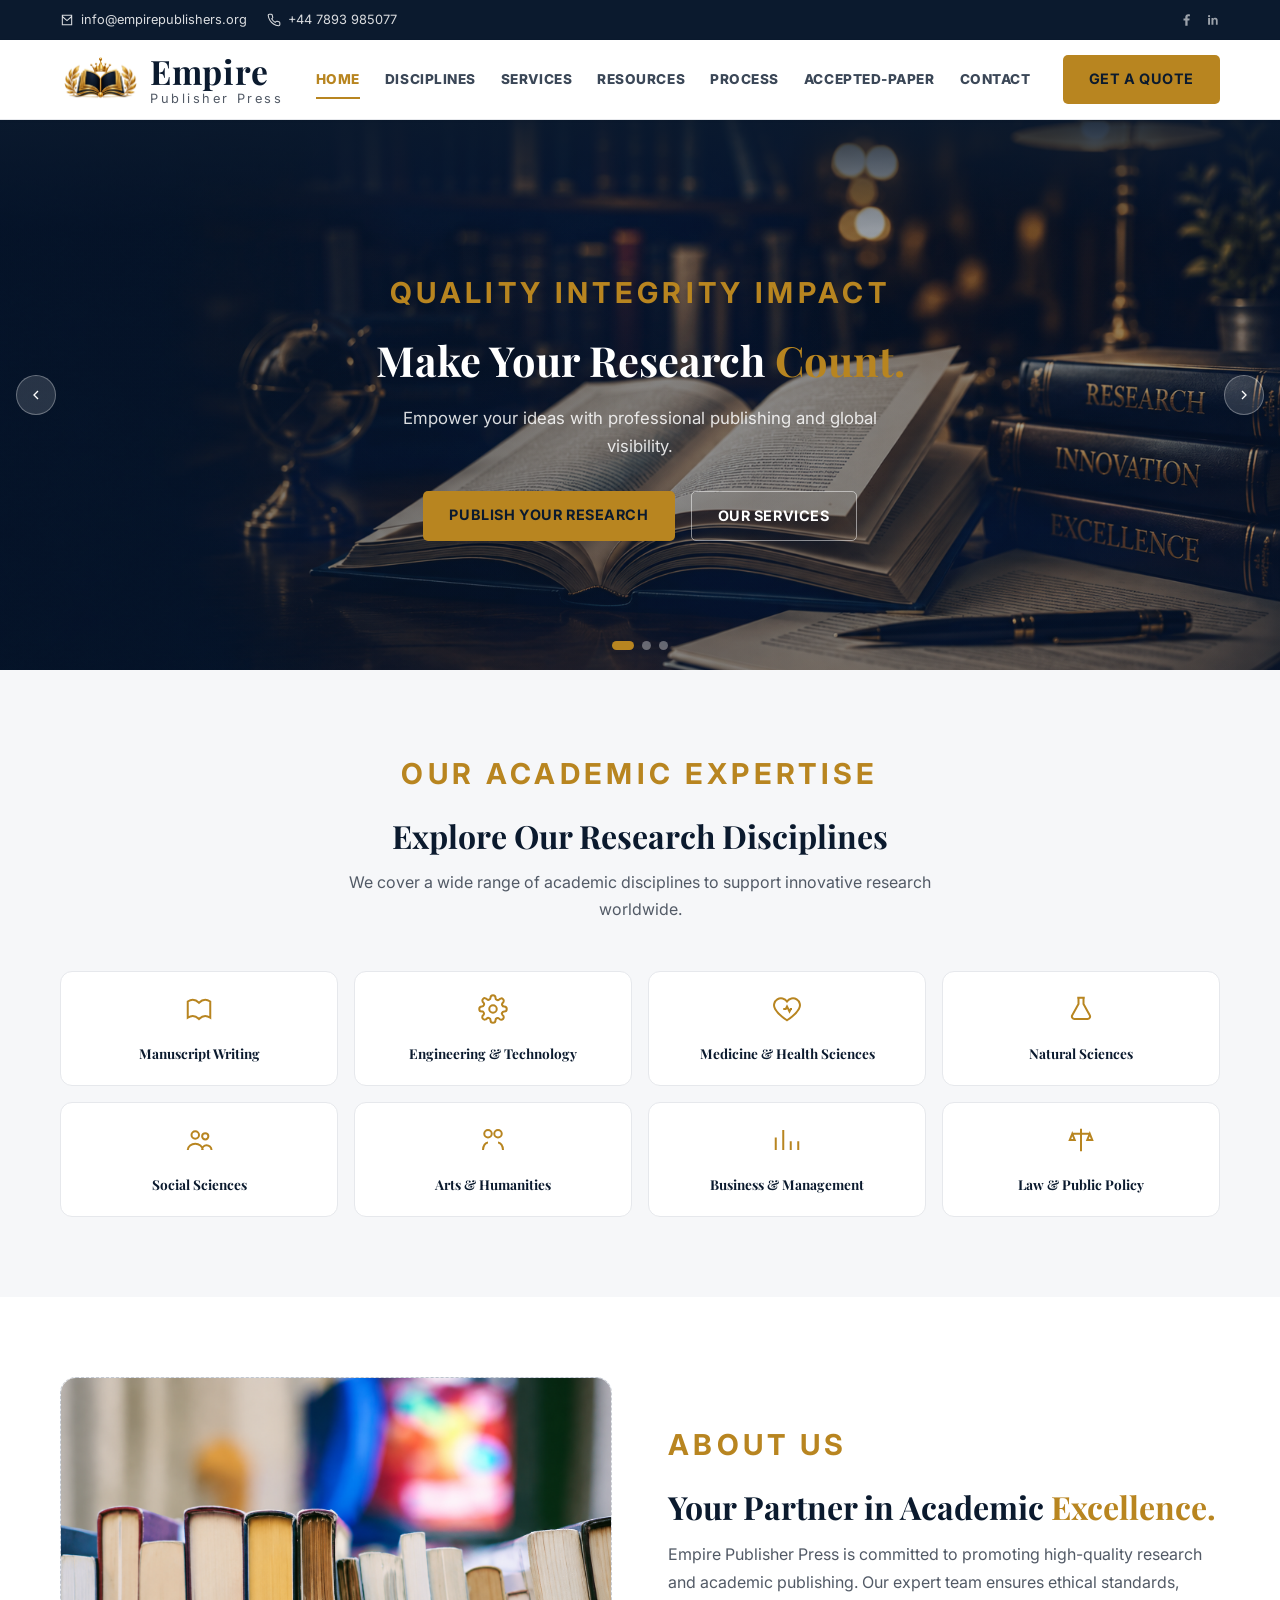
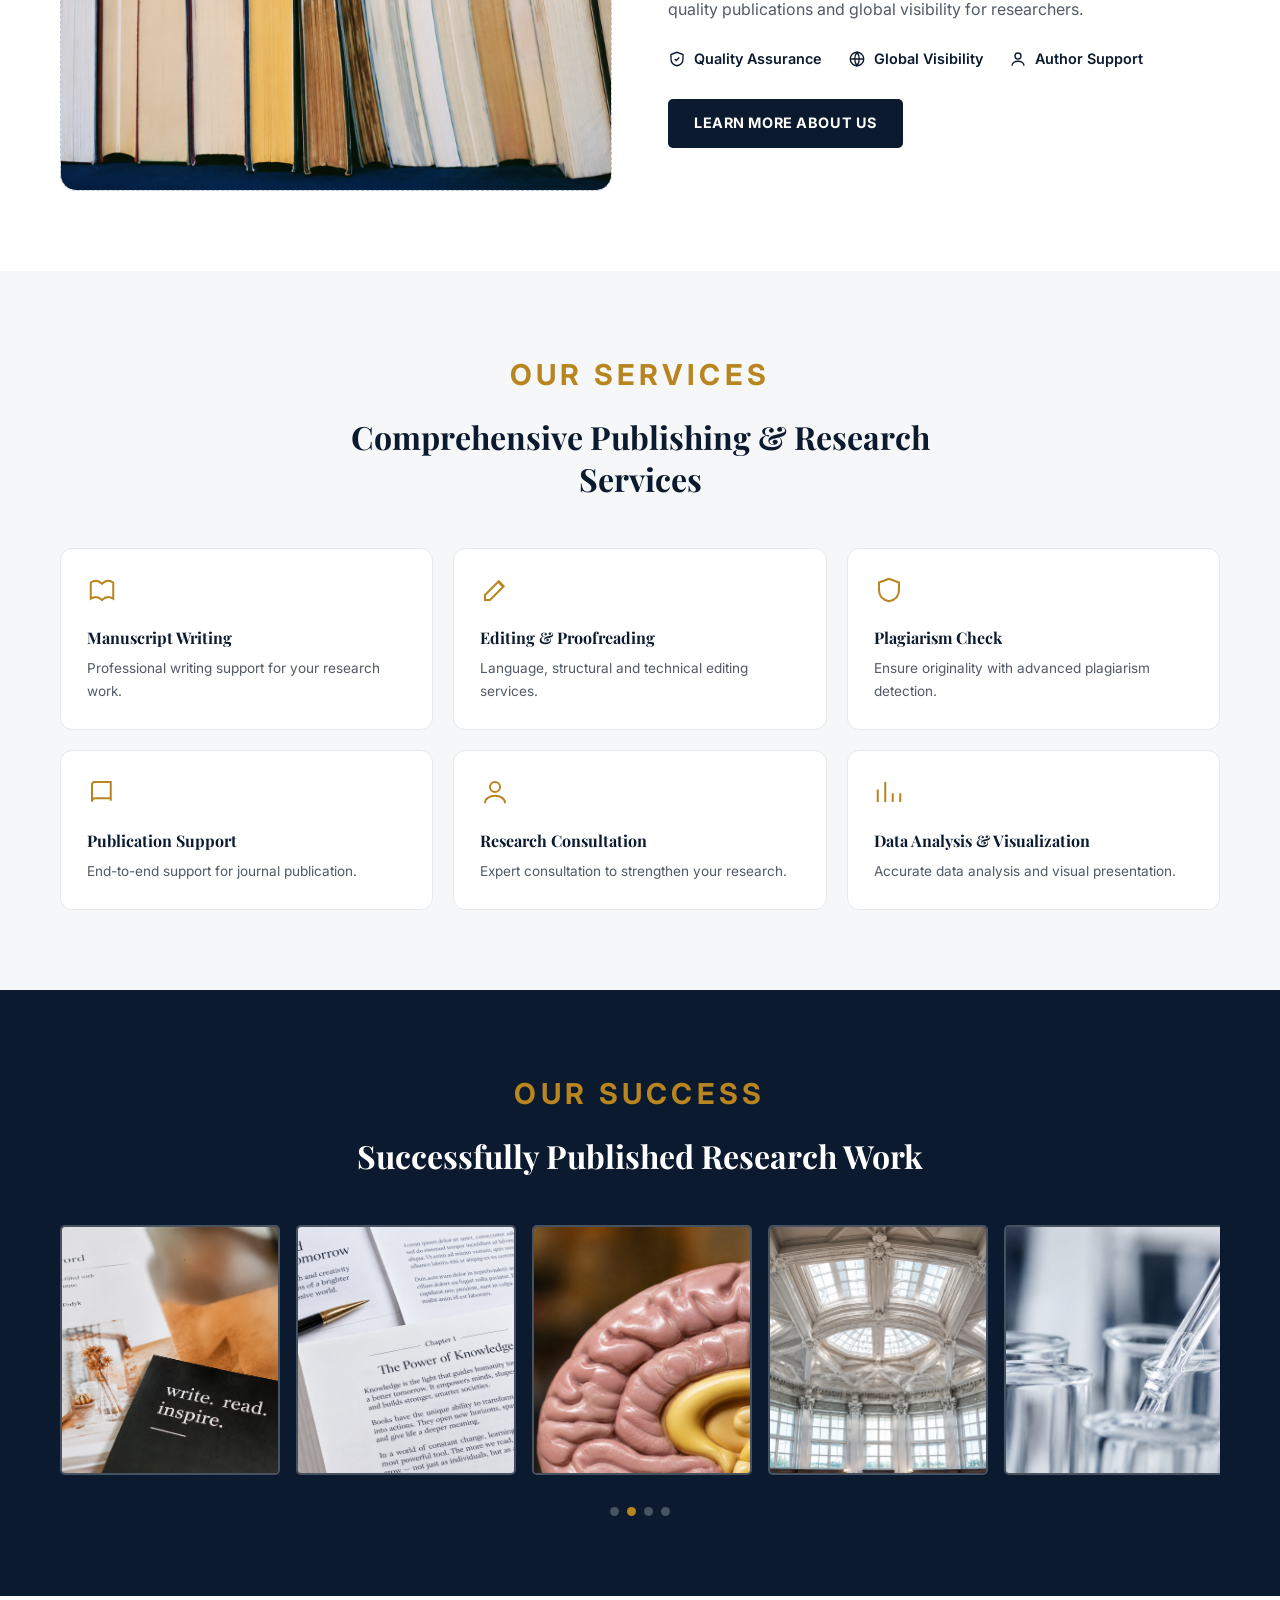
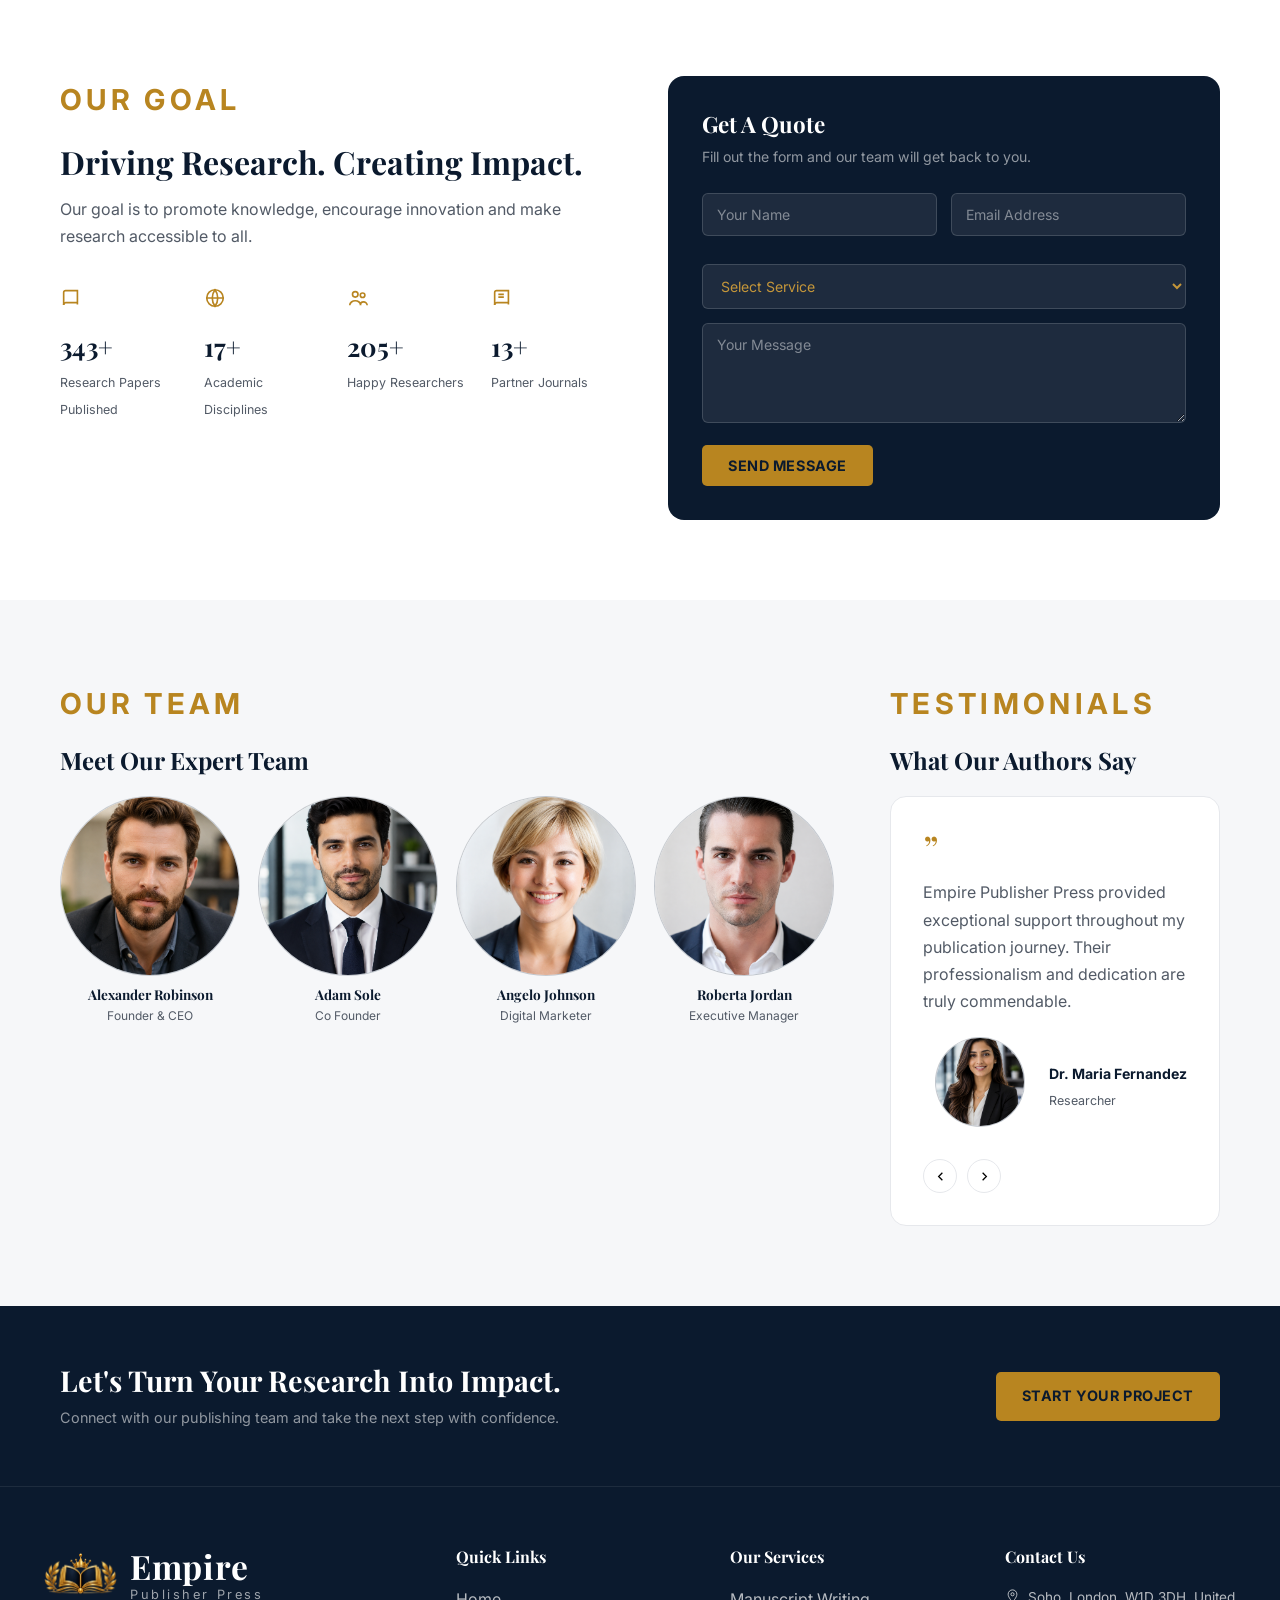
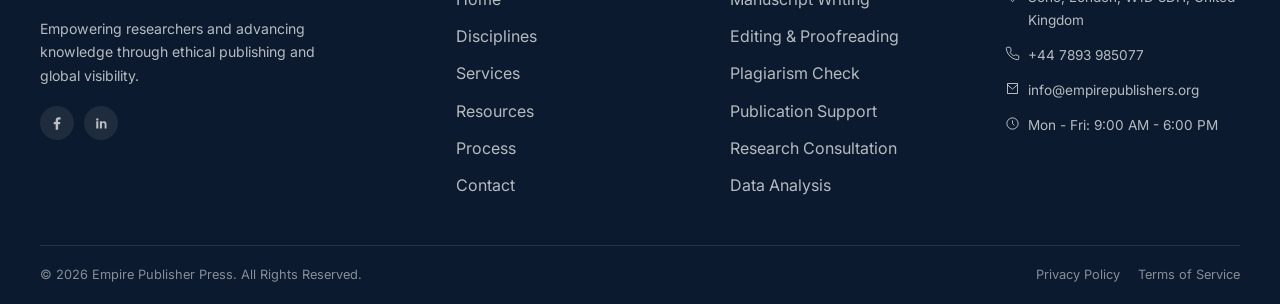
<file: index.html>
<!DOCTYPE html>
<html lang="en">
<head>
<meta charset="UTF-8">
<meta name="viewport" content="width=device-width, initial-scale=1.0">
<title>Empire Publisher Press — Academic &amp; Research Publishing</title>
<link rel="shortcut icon" href="./images/logo .png" type="image/x-icon">
<meta name="description" content="Empire Publisher Press helps authors publish in high-ranking international journals, with 15 years of publishing-industry experience.">
<link rel="preconnect" href="https://fonts.googleapis.com">
<link href="https://fonts.googleapis.com/css2?family=Playfair+Display:wght@600;700;800&family=Inter:wght@400;500;600;700&display=swap" rel="stylesheet">
<link rel="stylesheet" href="style.css">
</head>
<body>

<!-- ============ TOP BAR ============ -->
<div class="top-bar">
  <div class="top-bar__inner">
    <div class="top-bar__left">
      <a href="mailto:info@empirepublisherpress.com">
        <svg class="icon" viewBox="0 0 24 24" fill="none" stroke="currentColor" stroke-width="1.8"><path d="M4 4h16v16H4z"/><path d="m4 6 8 7 8-7"/></svg>
        info@empirepublishers.org
      </a>
      <a href="tel:+11234567890">
        <svg class="icon" viewBox="0 0 24 24" fill="none" stroke="currentColor" stroke-width="1.8"><path d="M22 16.9v3a2 2 0 0 1-2.2 2 19.8 19.8 0 0 1-8.6-3.1 19.5 19.5 0 0 1-6-6A19.8 19.8 0 0 1 2.1 4.2 2 2 0 0 1 4 2h3a2 2 0 0 1 2 1.7c.1 1 .3 2 .7 2.9a2 2 0 0 1-.4 2.1L8 10a16 16 0 0 0 6 6l1.3-1.3a2 2 0 0 1 2.1-.4c.9.4 1.9.6 2.9.7a2 2 0 0 1 1.7 2Z"/></svg>
        +44 7893 985077
      </a>
    </div>
    <div class="top-bar__right">
      <span class="top-bar__hours">
       
      <div class="top-bar__social">
        <a href="https://www.facebook.com/profile.php?id=61593679228188" aria-label="Facebook" target="_blank" rel="noopener"><svg class="icon" viewBox="0 0 24 24" fill="currentColor">
          <path d="M13 22v-9h3l.5-3.5H13V7.4c0-1 .3-1.7 1.8-1.7H17V2.4C16.6 2.3 15.4 2 14 2c-2.9 0-4.9 1.8-4.9 5v2.5H6V13h3.1v9H13Z"/></svg></a>
        <a href="https://www.linkedin.com/in/elesa-peterson-1802a2430?utm_source=share_via&utm_content=profile&utm_medium=member_android" aria-label="LinkedIn" target="_blank" rel="noopener">
          <svg class="icon" viewBox="0 0 24 24" fill="currentColor">
            <path d="M6.9 8.4H3.6V20H6.9V8.4ZM5.3 3.5A1.9 1.9 0 1 0 5.3 7.3 1.9 1.9 0 0 0 5.3 3.5ZM20.4 20H17V14c0-1.4 0-3.2-2-3.2s-2.3 1.5-2.3 3.1V20H9.4V8.4h3.2v1.6h.1c.4-.8 1.6-1.7 3.2-1.7 3.5 0 4.1 2.3 4.1 5.2V20Z"/></svg></a>
      </div>
    </div>
  </div>
</div>

<!-- ============ HEADER (same markup on every page) ============ -->
<header class="site-header" id="siteHeader">
  <div class="site-header__inner">
    <a href="index.html" class="logo">
      <img src="images/logo .png" alt="Empire Publisher Press logo" class="logo__mark" onerror="this.style.opacity='0'">
      <span class="logo__text"><strong>Empire</strong><span>Publisher Press</span></span>
    </a>

    <nav id="mainNav" class="main-nav">
      <ul class="main-nav__list">
        <li><a href="index.html" class="is-active">Home</a></li>
        <li><a href="disciplines.html">Disciplines </a></li>
        <li><a href="service.html">Services</a></li>
        <li><a href="resource.html">Resources </a></li>
        <li><a href="process.html">Process</a></li>
                <li><a href="accepted-paper.html">Accepted-Paper</a></li>
        <li><a href="contact.html">Contact</a></li>
      </ul>
    </nav>

    <a href="submission.html" class="btn btn--gold header-cta">Get A Quote</a>

    <button id="navToggle" class="nav-toggle" aria-label="Toggle menu">
      <span></span><span></span><span></span>
    </button>
  </div>
</header>

<!-- ============ HERO SLIDER ============ -->
<section class="hero">
  <div class="hero-slide is-active">
    <img class="hero-slide__bg" src="images/silder 1.png" >
    <div class="hero-slide__overlay"></div>
    <div class="hero-slide__inner">
      <span class="eyebrow">Quality Integrity Impact</span>
      <h1>Make Your Research <span>Count.</span></h1>
      <p>Empower your ideas with professional publishing and global visibility.</p>
      <div class="hero-slide__actions">
        <a href="submission.html" class="btn btn--gold">Publish Your Research</a>
        <a href="service.html" class="btn btn--outline">Our Services</a>
      </div>
    </div>
  </div>

  <div class="hero-slide">
    <img class="hero-slide__bg" src="images/silder 2.png" alt="" onerror="this.style.opacity='0'">
    <div class="hero-slide__overlay"></div>
    <div class="hero-slide__inner">
      <span class="eyebrow">15 Years of Trust</span>
      <h1>A Reputation Built on <span>Integrity.</span></h1>
      <p>From hypothesis to publication, we support researchers at every step.</p>
      <div class="hero-slide__actions">
        <a href="process.html" class="btn btn--gold">See Our Process</a>
        <a href="service.html" class="btn btn--outline">Our Services</a>
      </div>
    </div>
  </div>

  <div class="hero-slide">
    <img class="hero-slide__bg" src="./images/slider 4.png" alt="" onerror="this.style.opacity='0'">
    <div class="hero-slide__overlay"></div>
    <div class="hero-slide__inner">
      <span class="eyebrow">Worldwide Reach</span>
      <h1>Global Access, <span>Local Care.</span></h1>
      <p>Wherever you are, our editors are ready to help you meet your deadline.</p>
      <div class="hero-slide__actions">
        <a href="submission.html" class="btn btn--gold">Publish Your Research</a>
        <a href="service.html" class="btn btn--outline">Our Services</a>
      </div>
    </div>
  </div>

  <button class="hero-arrow hero-arrow--left" id="heroPrev" aria-label="Previous slide">
    <svg width="16" height="16" viewBox="0 0 24 24" fill="none" stroke="currentColor" stroke-width="2"><path d="m15 18-6-6 6-6"/></svg>
  </button>
  <button class="hero-arrow hero-arrow--right" id="heroNext" aria-label="Next slide">
    <svg width="16" height="16" viewBox="0 0 24 24" fill="none" stroke="currentColor" stroke-width="2"><path d="m9 18 6-6-6-6"/></svg>
  </button>

  <div class="hero-dots" id="heroDots">
    <button class="is-active" aria-label="Slide 1"></button>
    <button aria-label="Slide 2"></button>
    <button aria-label="Slide 3"></button>
  </div>
</section>

<!-- ============ DISCIPLINES ============ -->
<section class="section section--alt reveal">
  <div class="container">
    <div class="section-heading">
      <span class="eyebrow">Our Academic Expertise</span>
      <h2>Explore Our Research Disciplines</h2>
      <p>We cover a wide range of academic disciplines to support innovative research worldwide.</p>
    </div>

    <div class="grid-8">
      <a href="disciplines.html" class="card">
        <svg class="card__icon" viewBox="0 0 24 24" fill="none" stroke="currentColor" stroke-width="1.6"><path d="M12 20c-3-3-6-3-9-1V6c3-2 6-2 9 1 3-3 6-3 9-1v13c-3-2-6-2-9 1Z"/></svg>
        <h4>Manuscript Writing</h4>
      </a>
      <a href="disciplines.html" class="card">
        <svg class="card__icon" viewBox="0 0 24 24" fill="none" stroke="currentColor" stroke-width="1.6"><circle cx="12" cy="12" r="3"/><path d="M19.4 15a1.7 1.7 0 0 0 .3 1.9l.1.1a2 2 0 1 1-2.8 2.8l-.1-.1a1.7 1.7 0 0 0-1.9-.3 1.7 1.7 0 0 0-1 1.6V21a2 2 0 1 1-4 0v-.1a1.7 1.7 0 0 0-1-1.6 1.7 1.7 0 0 0-1.9.3l-.1.1a2 2 0 1 1-2.8-2.8l.1-.1a1.7 1.7 0 0 0 .3-1.9 1.7 1.7 0 0 0-1.6-1H3a2 2 0 1 1 0-4h.1a1.7 1.7 0 0 0 1.6-1 1.7 1.7 0 0 0-.3-1.9l-.1-.1a2 2 0 1 1 2.8-2.8l.1.1a1.7 1.7 0 0 0 1.9.3H9a1.7 1.7 0 0 0 1-1.6V3a2 2 0 1 1 4 0v.1a1.7 1.7 0 0 0 1 1.6 1.7 1.7 0 0 0 1.9-.3l.1-.1a2 2 0 1 1 2.8 2.8l-.1.1a1.7 1.7 0 0 0-.3 1.9V9a1.7 1.7 0 0 0 1.6 1H21a2 2 0 1 1 0 4h-.1a1.7 1.7 0 0 0-1.6 1Z"/></svg>
        <h4>Engineering &amp; Technology</h4>
      </a>
      <a href="disciplines.html" class="card">
        <svg class="card__icon" viewBox="0 0 24 24" fill="none" stroke="currentColor" stroke-width="1.6"><path d="M12 21s-7-4.5-9.5-9A5.5 5.5 0 0 1 12 6a5.5 5.5 0 0 1 9.5 6c-2.5 4.5-9.5 9-9.5 9Z"/><path d="M9 12h2l1-2 2 4 1-2h1"/></svg>
        <h4>Medicine &amp; Health Sciences</h4>
      </a>
      <a href="disciplines.html" class="card">
        <svg class="card__icon" viewBox="0 0 24 24" fill="none" stroke="currentColor" stroke-width="1.6"><path d="M9 3h6M10 3v5l-5 9a2 2 0 0 0 1.8 3h10.4a2 2 0 0 0 1.8-3l-5-9V3"/></svg>
        <h4>Natural Sciences</h4>
      </a>
      <a href="disciplines.html" class="card">
        <svg class="card__icon" viewBox="0 0 24 24" fill="none" stroke="currentColor" stroke-width="1.6"><circle cx="9" cy="8" r="3"/><circle cx="17" cy="9" r="2.5"/><path d="M3 20c0-3 3-5 6-5s6 2 6 5M14.5 20c0-2.2 1.5-3.8 3.5-3.8s4 1.6 4 3.8"/></svg>
        <h4>Social Sciences</h4>
      </a>
      <a href="disciplines.html" class="card">
        <svg class="card__icon" viewBox="0 0 24 24" fill="none" stroke="currentColor" stroke-width="1.6"><path d="M8 4a3 3 0 1 0 0 6 3 3 0 0 0 0-6ZM16 4a3 3 0 1 0 0 6 3 3 0 0 0 0-6Z"/><path d="M4 20c0-3.5 2-6 4-6M20 20c0-3.5-2-6-4-6"/></svg>
        <h4>Arts &amp; Humanities</h4>
      </a>
      <a href="disciplines.html" class="card">
        <svg class="card__icon" viewBox="0 0 24 24" fill="none" stroke="currentColor" stroke-width="1.6"><path d="M3 20V10M9 20V4M15 20v-7M21 20V13"/></svg>
        <h4>Business &amp; Management</h4>
      </a>
      <a href="disciplines.html" class="card">
        <svg class="card__icon" viewBox="0 0 24 24" fill="none" stroke="currentColor" stroke-width="1.6"><path d="M12 3v18M5 7h14M5 7 3 12h4L5 7ZM19 7l-2 5h4l-2-5Z"/></svg>
        <h4>Law &amp; Public Policy</h4>
      </a>
    </div>
  </div>
</section>

<!-- ============ ABOUT ============ -->
<section class="section reveal">
  <div class="container about-grid">
    <div class="about-image"><img src="./images/about.png" alt="Empire Publisher Press books" onerror="this.style.opacity='0'"></div>
    <div class="about-copy">
      <span class="eyebrow eyebrow--left">About Us</span>
      <h2>Your Partner in Academic <span style="color:var(--gold)">Excellence.</span></h2>
      <p>Empire Publisher Press is committed to promoting high-quality research and academic publishing. Our expert team ensures ethical standards, quality publications and global visibility for researchers.</p>
      <div class="about-points">
        <div><svg viewBox="0 0 24 24" fill="none" stroke="currentColor" stroke-width="1.8"><path d="M12 3 4 6v6c0 5 3.5 8 8 9 4.5-1 8-4 8-9V6l-8-3Z"/><path d="m9 12 2 2 4-4"/></svg> Quality Assurance</div>
        <div><svg viewBox="0 0 24 24" fill="none" stroke="currentColor" stroke-width="1.8"><circle cx="12" cy="12" r="9"/><path d="M3 12h18M12 3a15 15 0 0 1 0 18 15 15 0 0 1 0-18Z"/></svg> Global Visibility</div>
        <div><svg viewBox="0 0 24 24" fill="none" stroke="currentColor" stroke-width="1.8"><circle cx="12" cy="8" r="4"/><path d="M4 21c0-4 4-6 8-6s8 2 8 6"/></svg> Author Support</div>
      </div>
      <a href="process.html" class="btn btn--navy">Learn More About Us</a>
    </div>
  </div>
</section>

<!-- ============ SERVICES ============ -->
<section class="section section--alt reveal">
  <div class="container">
    <div class="section-heading">
      <span class="eyebrow">Our Services</span>
      <h2>Comprehensive Publishing &amp; Research Services</h2>
    </div>

    <div class="grid-6">
      <a href="service.html" class="card card--service">
        <svg class="card__icon" viewBox="0 0 24 24" fill="none" stroke="currentColor" stroke-width="1.6"><path d="M12 20c-3-3-6-3-9-1V6c3-2 6-2 9 1 3-3 6-3 9-1v13c-3-2-6-2-9 1Z"/></svg>
        <h4>Manuscript Writing</h4>
        <p>Professional writing support for your research work.</p>
      </a>
      <a href="service.html" class="card card--service">
        <svg class="card__icon" viewBox="0 0 24 24" fill="none" stroke="currentColor" stroke-width="1.6"><path d="M4 20h4l11-11-4-4L4 16v4Z"/><path d="m14.5 5.5 4 4"/></svg>
        <h4>Editing &amp; Proofreading</h4>
        <p>Language, structural and technical editing services.</p>
      </a>
      <a href="service.html" class="card card--service">
        <svg class="card__icon" viewBox="0 0 24 24" fill="none" stroke="currentColor" stroke-width="1.6"><path d="M12 3 4 6v6c0 5 3.5 8 8 9 4.5-1 8-4 8-9V6l-8-3Z"/></svg>
        <h4>Plagiarism Check</h4>
        <p>Ensure originality with advanced plagiarism detection.</p>
      </a>
      <a href="service.html" class="card card--service">
        <svg class="card__icon" viewBox="0 0 24 24" fill="none" stroke="currentColor" stroke-width="1.6"><path d="M4 19.5V6a2 2 0 0 1 2-2h13v15"/><path d="M4 19.5A2.5 2.5 0 0 1 6.5 17H19"/></svg>
        <h4>Publication Support</h4>
        <p>End-to-end support for journal publication.</p>
      </a>
      <a href="service.html" class="card card--service">
        <svg class="card__icon" viewBox="0 0 24 24" fill="none" stroke="currentColor" stroke-width="1.6"><circle cx="12" cy="8" r="4"/><path d="M4 21c0-4 4-6 8-6s8 2 8 6"/></svg>
        <h4>Research Consultation</h4>
        <p>Expert consultation to strengthen your research.</p>
      </a>
      <a href="service.html" class="card card--service">
        <svg class="card__icon" viewBox="0 0 24 24" fill="none" stroke="currentColor" stroke-width="1.6"><path d="M3 20V10M9 20V4M15 20v-7M21 20V13"/></svg>
        <h4>Data Analysis &amp; Visualization</h4>
        <p>Accurate data analysis and visual presentation.</p>
      </a>
    </div>
  </div>
</section>

<!-- ============ SUCCESSFULLY PUBLISHED RESEARCH WORK ============ -->
<section class="section section--navy reveal">
  <div class="container">
    <div class="section-heading">
      <span class="eyebrow">Our Success</span>
      <h2 style="color:#fff">Successfully Published Research Work</h2>
    </div>

    <div class="papers-wrap">
      <div class="papers-track" id="papersTrack">
        <div class="paper-thumb"><img src="images/paper1.png" alt="Published paper 1" onerror="this.style.opacity='0'"></div>
        <div class="paper-thumb"><img src="images/paper 2.png" alt="Published paper 2" onerror="this.style.opacity='0'"></div>
        <div class="paper-thumb"><img src="images/paper 3.png" alt="Published paper 3" onerror="this.style.opacity='0'"></div>
        <div class="paper-thumb"><img src="images/paper 4.png" alt="Published paper 4" onerror="this.style.opacity='0'"></div>
        <div class="paper-thumb"><img src="images/paper 5.png" alt="Published paper 5" onerror="this.style.opacity='0'"></div>
        <div class="paper-thumb"><img src="images/paper 6.png" alt="Published paper 6" onerror="this.style.opacity='0'"></div>
      </div>
      <button class="hero-arrow hero-arrow--left" id="papersPrev" aria-label="Scroll left">
        <svg width="16" height="16" viewBox="0 0 24 24" fill="none" stroke="currentColor" stroke-width="2"><path d="m15 18-6-6 6-6"/></svg>
      </button>
      <button class="hero-arrow hero-arrow--right" id="papersNext" aria-label="Scroll right">
        <svg width="16" height="16" viewBox="0 0 24 24" fill="none" stroke="currentColor" stroke-width="2"><path d="m9 18 6-6-6-6"/></svg>
      </button>
    </div>

    <div class="papers-dots">
      <button></button><button class="is-active"></button><button></button><button></button>
    </div>
  </div>
</section>

<!-- ============ OUR GOAL + QUOTE FORM ============ -->
<section class="section reveal">
  <div class="container goal-grid">
    <div class="goal-copy">
      <span class="eyebrow eyebrow--left">Our Goal</span>
      <h2>Driving Research. Creating Impact.</h2>
      <p>Our goal is to promote knowledge, encourage innovation and make research accessible to all.</p>

      <div class="stats-row">
        <div class="stat">
          <svg viewBox="0 0 24 24" fill="none" stroke="currentColor" stroke-width="1.8"><path d="M4 19.5V6a2 2 0 0 1 2-2h13v15"/><path d="M4 19.5A2.5 2.5 0 0 1 6.5 17H19"/></svg>
          <strong data-count="500" data-suffix="+">0+</strong><span>Research Papers Published</span>
        </div>
        <div class="stat">
          <svg viewBox="0 0 24 24" fill="none" stroke="currentColor" stroke-width="1.8"><circle cx="12" cy="12" r="9"/><path d="M3 12h18M12 3a15 15 0 0 1 0 18 15 15 0 0 1 0-18Z"/></svg>
          <strong data-count="25" data-suffix="+">0+</strong><span>Academic Disciplines</span>
        </div>
        <div class="stat">
          <svg viewBox="0 0 24 24" fill="none" stroke="currentColor" stroke-width="1.8"><circle cx="9" cy="8" r="3"/><circle cx="17" cy="9" r="2.5"/><path d="M3 20c0-3 3-5 6-5s6 2 6 5M14.5 20c0-2.2 1.5-3.8 3.5-3.8s4 1.6 4 3.8"/></svg>
          <strong data-count="300" data-suffix="+">0+</strong><span>Happy Researchers</span>
        </div>
        <div class="stat">
          <svg viewBox="0 0 24 24" fill="none" stroke="currentColor" stroke-width="1.8"><path d="M4 19.5V6a2 2 0 0 1 2-2h13v15"/><path d="M4 19.5A2.5 2.5 0 0 1 6.5 17H19"/><path d="M8 8h6M8 11h6"/></svg>
          <strong data-count="20" data-suffix="+">0+</strong><span>Partner Journals</span>
        </div>
      </div>
    </div>

    <div class="quote-box">
      <h3>Get A Quote</h3>
      <p>Fill out the form and our team will get back to you.</p>
      <form action="#" method="post">
        <div class="quote-form-row">
          <input type="text" name="name" placeholder="Your Name" required>
          <input type="email" name="email" placeholder="Email Address" required>
        </div>
        <select name="service">
          <option value="">Select Service</option>
          <option>Manuscript Writing</option>
          <option>Editing &amp; Proofreading</option>
          <option>Publication Support</option>
          <option>Research Consultation</option>
        </select>
        <textarea name="message" placeholder="Your Message"></textarea>
        <button type="submit" class="btn btn--gold">Send Message</button>
      </form>
    </div>
  </div>
</section>

<!-- ============ TEAM + TESTIMONIALS ============ -->
<section class="section section--alt reveal">
  <div class="container team-testimonial-grid">
    <div>
      <div class="team-heading">
        <span class="eyebrow eyebrow--left">Our Team</span>
        <h2>Meet Our Expert Team</h2>
      </div>
      <div class="team-row">
        <div class="team-member">
          <div class="avatar avatar--sm"><img src="images/team 1.png" alt="Alexander Robinson" onerror="this.style.opacity='0'"></div>
          <h4>Alexander Robinson</h4>
          <p>Founder & CEO</p>
        </div>
        <div class="team-member">
          <div class="avatar avatar--sm"><img src="images/team 4.png" alt="Adam Sole" onerror="this.style.opacity='0'"></div>
          <h4>Adam Sole</h4>
          <p>Co Founder</p>
        </div>
        <div class="team-member">
          <div class="avatar avatar--sm"><img src="images/team 2.png" alt="Angelo Johnson" onerror="this.style.opacity='0'"></div>
          <h4>Angelo Johnson</h4>
                    <p>Digital Marketer</p>

        </div>
        <div class="team-member">
          <div class="avatar avatar--sm"><img src="images/team 3.png" alt="Roberta Jordan" onerror="this.style.opacity='0'"></div>
          <h4>Roberta Jordan</h4>
                    <p>Executive Manager</p>

        </div>
      </div>
    </div>

    <div>
      <div class="testimonial-heading">
        <span class="eyebrow eyebrow--left">Testimonials</span>
        <h2>What Our Authors Say</h2>
      </div>
      <div class="testimonial-card">
        <span class="testimonial-card__quote">&rdquo;</span>
        <p class="testimonial-text" id="testimonialText">Empire Publisher Press provided exceptional support throughout my publication journey. Their professionalism and dedication are truly commendable.</p>
        <div class="testimonial-author">
          <div class="avatar avatar--md"><img src="images/team 5.png" alt=""
             id="testimonialAvatar" onerror="this.style.opacity='0'"></div>
          <div>
            <strong id="testimonialName">Dr. Maria Fernandez</strong>
            <span id="testimonialRole">Researcher</span>
          </div>
        </div>
        <div class="testimonial-nav">
          <button id="testimonialPrev" aria-label="Previous testimonial"><svg viewBox="0 0 24 24" fill="none" stroke="currentColor" stroke-width="2"><path d="m15 18-6-6 6-6"/></svg></button>
          <button id="testimonialNext" aria-label="Next testimonial"><svg viewBox="0 0 24 24" fill="none" stroke="currentColor" stroke-width="2"><path d="m9 18 6-6-6-6"/></svg></button>
        </div>
      </div>
    </div>
  </div>
</section>

<!-- ============ FINAL CTA ============ -->
<section class="section section--navy reveal" style="padding:56px 0;">
  <div class="container final-cta">
    <div>
      <h2>Let's Turn Your Research Into Impact.</h2>
      <p>Connect with our publishing team and take the next step with confidence.</p>
    </div>
    <a href="submission.html" class="btn btn--gold">Start Your Project</a>
  </div>
</section>

<!-- ============ FOOTER (same markup on every page) ============ -->
<footer class="site-footer">
  <div class="container footer-grid">
    <div class="footer-brand">
      <a href="index.html" class="logo">
        <img src="./images/logo .png" alt="Empire Publisher Press logo" class="logo__mark" onerror="this.style.opacity='0'">
        <span class="logo__text"><strong style="color:#fff">Empire</strong><span style="color:rgba(255,255,255,0.6)">Publisher Press</span></span>
      </a>
      <p>Empowering researchers and advancing knowledge through ethical publishing and global visibility.</p>
      <div class="footer-social">
        <a href="https://www.facebook.com/profile.php?id=61593679228188" aria-label="Facebook" target="_blank" rel="noopener"><svg viewBox="0 0 24 24" fill="currentColor"><path d="M13 22v-9h3l.5-3.5H13V7.4c0-1 .3-1.7 1.8-1.7H17V2.4C16.6 2.3 15.4 2 14 2c-2.9 0-4.9 1.8-4.9 5v2.5H6V13h3.1v9H13Z"/></svg></a>
      <a href="https://www.linkedin.com/in/elesa-peterson-1802a2430?utm_source=share_via&utm_content=profile&utm_medium=member_android" aria-label="LinkedIn" target="_blank" rel="noopener">
          <svg class="icon" viewBox="0 0 24 24" fill="currentColor">
            <path d="M6.9 8.4H3.6V20H6.9V8.4ZM5.3 3.5A1.9 1.9 0 1 0 5.3 7.3 1.9 1.9 0 0 0 5.3 3.5ZM20.4 20H17V14c0-1.4 0-3.2-2-3.2s-2.3 1.5-2.3 3.1V20H9.4V8.4h3.2v1.6h.1c.4-.8 1.6-1.7 3.2-1.7 3.5 0 4.1 2.3 4.1 5.2V20Z"/></svg></a>
    
      </div>
    </div>

    <div>
      <h5>Quick Links</h5>
      <ul>
        <li><a href="index.html">Home</a></li>
        <li><a href="disciplines.html">Disciplines</a></li>
        <li><a href="service.html">Services</a></li>
        <li><a href="resource.html">Resources</a></li>
        <li><a href="process.html">Process</a></li>
        <li><a href="contact.html">Contact</a></li>
      </ul>
    </div>

    <div>
      <h5>Our Services</h5>
      <ul>
        <li><a href="service.html">Manuscript Writing</a></li>
        <li><a href="service.html">Editing &amp; Proofreading</a></li>
        <li><a href="service.html">Plagiarism Check</a></li>
        <li><a href="service.html">Publication Support</a></li>
        <li><a href="service.html">Research Consultation</a></li>
        <li><a href="service.html">Data Analysis</a></li>
      </ul>
    </div>

    <div>
      <h5>Contact Us</h5>
      <div class="footer-contact-line">
        <svg viewBox="0 0 24 24" fill="none" stroke="currentColor" stroke-width="1.6"><path d="M12 22s7-6.4 7-12a7 7 0 1 0-14 0c0 5.6 7 12 7 12Z"/><circle cx="12" cy="10" r="2.5"/></svg>
                Soho, London, W1D 3DH, United Kingdom

      </div>
      <div class="footer-contact-line">
        <svg viewBox="0 0 24 24" fill="none" stroke="currentColor" stroke-width="1.6"><path d="M22 16.9v3a2 2 0 0 1-2.2 2 19.8 19.8 0 0 1-8.6-3.1 19.5 19.5 0 0 1-6-6A19.8 19.8 0 0 1 2.1 4.2 2 2 0 0 1 4 2h3a2 2 0 0 1 2 1.7c.1 1 .3 2 .7 2.9a2 2 0 0 1-.4 2.1L8 10a16 16 0 0 0 6 6l1.3-1.3a2 2 0 0 1 2.1-.4c.9.4 1.9.6 2.9.7a2 2 0 0 1 1.7 2Z"/></svg>
 +44 7893 985077
           </div>
      <div class="footer-contact-line">
        <svg viewBox="0 0 24 24" fill="none" stroke="currentColor" stroke-width="1.6"><path d="M4 4h16v16H4z"/><path d="m4 6 8 7 8-7"/></svg>
          info@empirepublishers.org  
      </div>
      <div class="footer-contact-line">
        <svg viewBox="0 0 24 24" fill="none" stroke="currentColor" stroke-width="1.6"><circle cx="12" cy="12" r="9"/><path d="M12 7v5l3 3"/></svg>
        Mon - Fri: 9:00 AM - 6:00 PM
      </div>
    </div>
  </div>

  <div class="container footer-bottom">
    <span>© 2026 Empire Publisher Press. All Rights Reserved.</span>
    <span class="footer-bottom__links">
      <a href="#">Privacy Policy</a>
      <a href="#">Terms of Service</a>
    </span>
  </div>
</footer>

<button id="backToTop" class="back-to-top" aria-label="Back to top">
  <svg width="18" height="18" viewBox="0 0 24 24" fill="none" stroke="currentColor" stroke-width="2.5"><path d="M12 19V5M5 12l7-7 7 7"/></svg>
</button>

<script src="js/app.js"></script>
</body>
</html>
</file>
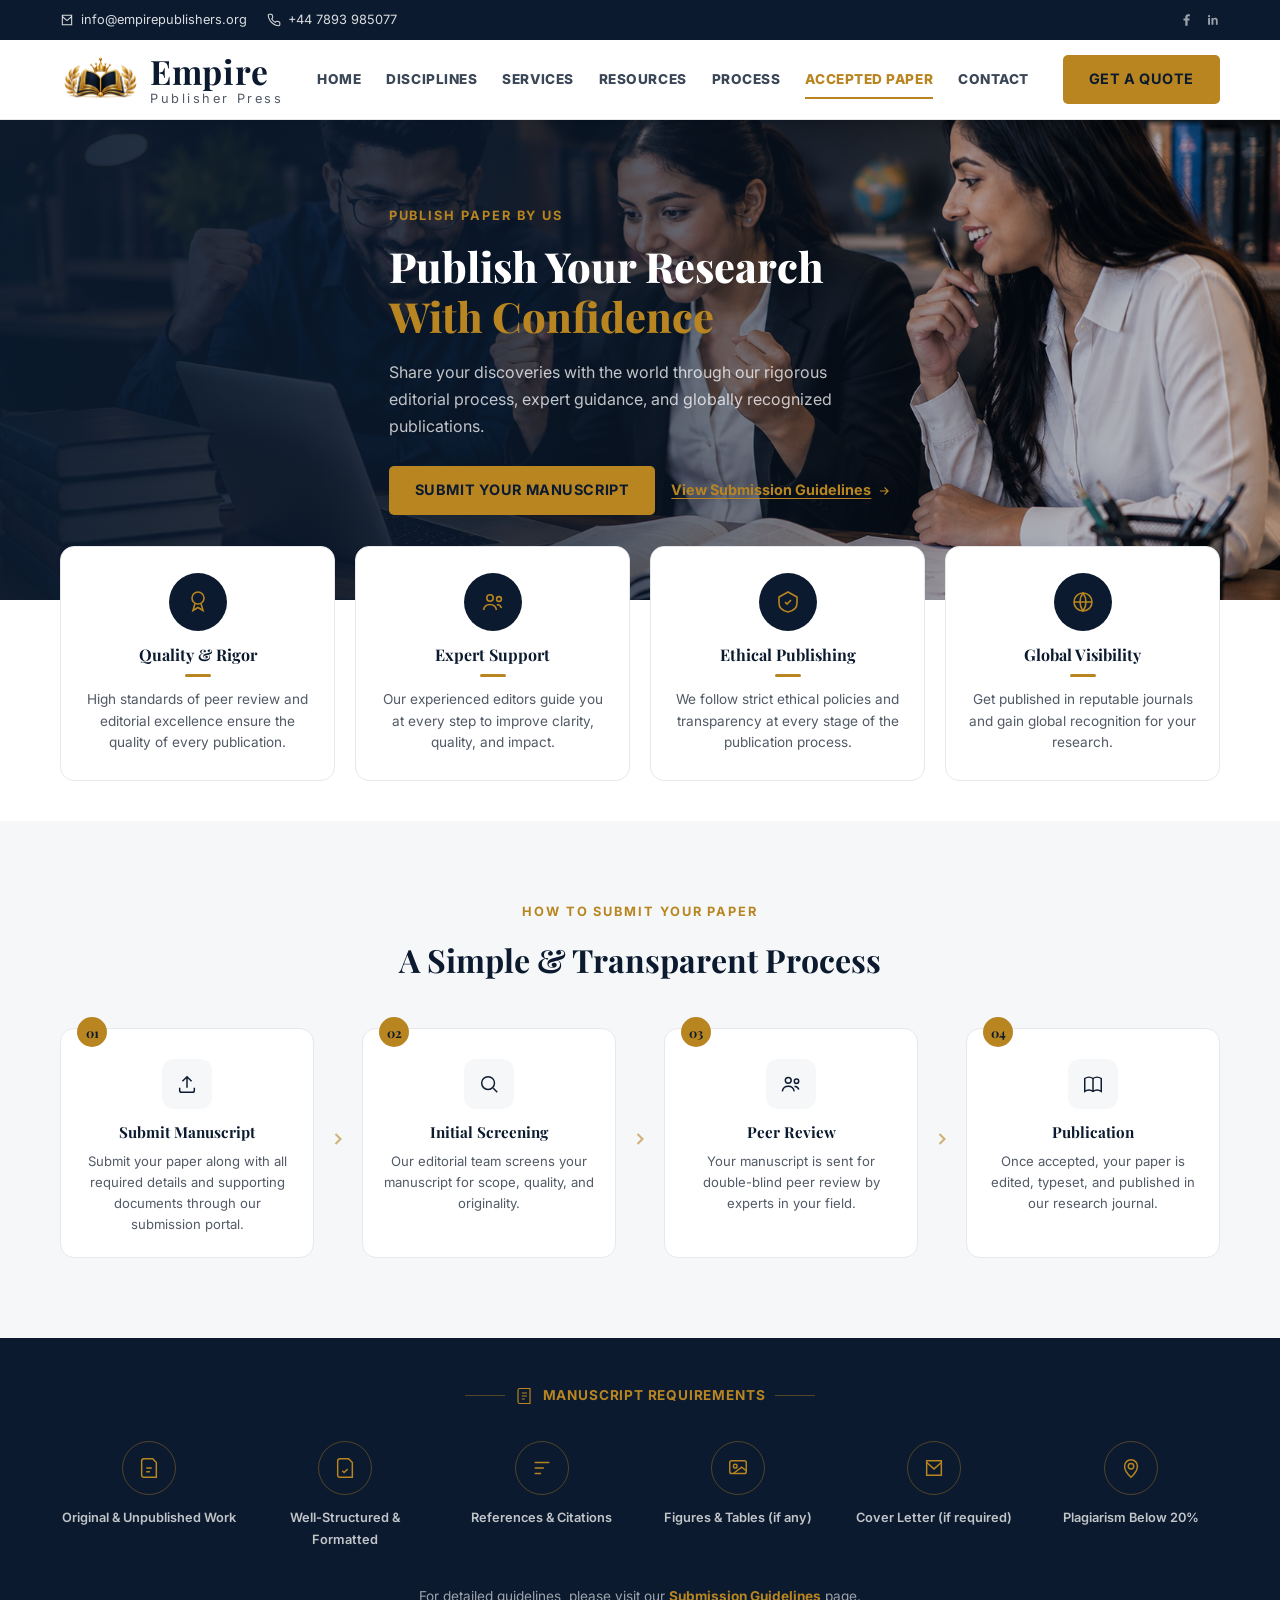
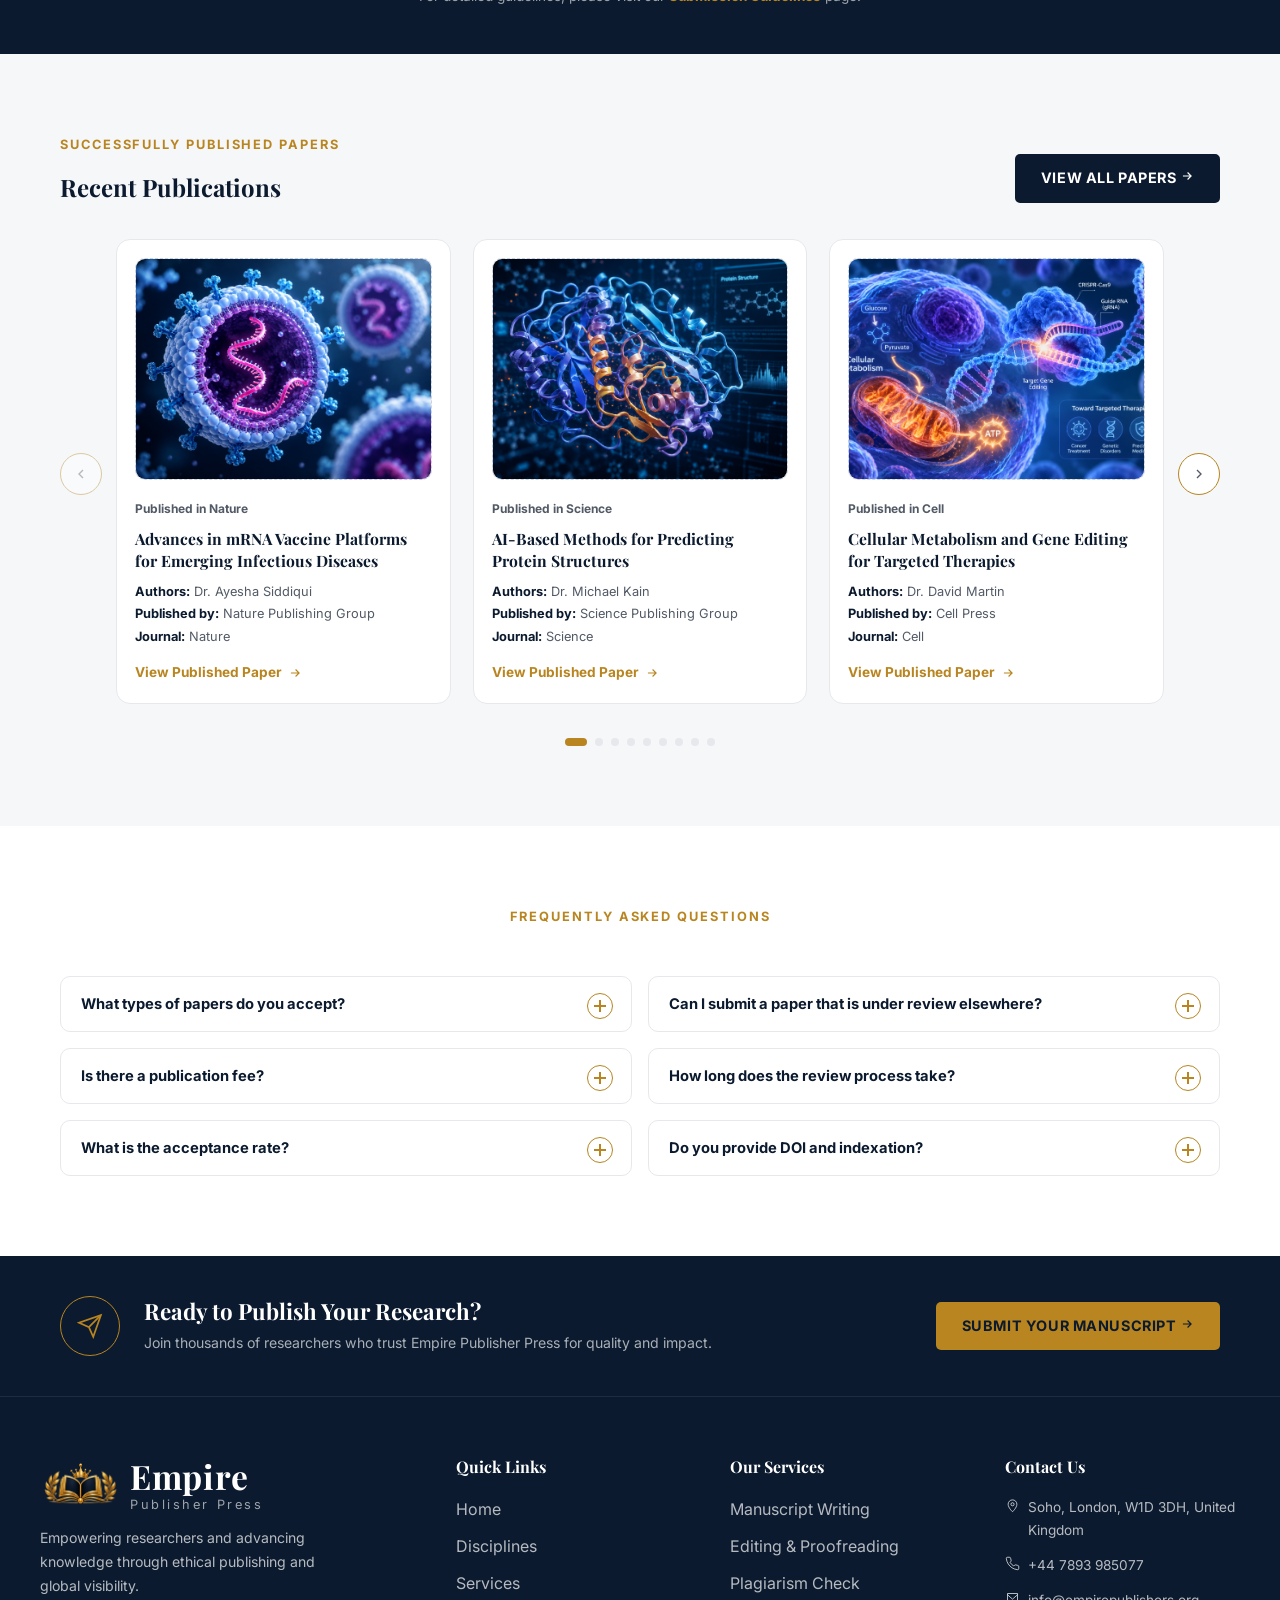
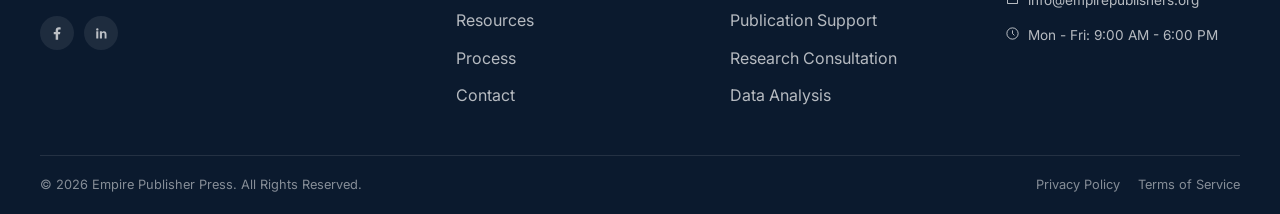
<file: accepted-paper.html>
<!DOCTYPE html>
<html lang="en">
<head>
<meta charset="UTF-8">
<meta name="viewport" content="width=device-width, initial-scale=1.0">
<title>Accepted Papers — Empire Publisher Press</title>
<link rel="shortcut icon" href="./images/logo .png" type="image/x-icon">
<meta name="description" content="See recent papers published through Empire Publisher Press, our submission process, manuscript requirements, and answers to common questions.">
<link rel="preconnect" href="https://fonts.googleapis.com">
<link href="https://fonts.googleapis.com/css2?family=Playfair+Display:wght@600;700;800&family=Inter:wght@400;500;600;700&display=swap" rel="stylesheet">
<link rel="stylesheet" href="style.css">
</head>
<body>

<!-- ============ TOP BAR ============ -->
<div class="top-bar">
  <div class="top-bar__inner">
    <div class="top-bar__left">
      <a href="mailto:info@empirepublisherpress.com">
        <svg class="icon" viewBox="0 0 24 24" fill="none" stroke="currentColor" stroke-width="1.8"><path d="M4 4h16v16H4z"/><path d="m4 6 8 7 8-7"/></svg>
        info@empirepublishers.org
      </a>
      <a href="tel:+11234567890">
        <svg class="icon" viewBox="0 0 24 24" fill="none" stroke="currentColor" stroke-width="1.8"><path d="M22 16.9v3a2 2 0 0 1-2.2 2 19.8 19.8 0 0 1-8.6-3.1 19.5 19.5 0 0 1-6-6A19.8 19.8 0 0 1 2.1 4.2 2 2 0 0 1 4 2h3a2 2 0 0 1 2 1.7c.1 1 .3 2 .7 2.9a2 2 0 0 1-.4 2.1L8 10a16 16 0 0 0 6 6l1.3-1.3a2 2 0 0 1 2.1-.4c.9.4 1.9.6 2.9.7a2 2 0 0 1 1.7 2Z"/></svg>
        +44 7893 985077
      </a>
    </div>
    <div class="top-bar__right">
      <span class="top-bar__hours">

      <div class="top-bar__social">
        <a href="https://www.facebook.com/profile.php?id=61593679228188" aria-label="Facebook" target="_blank" rel="noopener"><svg class="icon" viewBox="0 0 24 24" fill="currentColor">
          <path d="M13 22v-9h3l.5-3.5H13V7.4c0-1 .3-1.7 1.8-1.7H17V2.4C16.6 2.3 15.4 2 14 2c-2.9 0-4.9 1.8-4.9 5v2.5H6V13h3.1v9H13Z"/></svg></a>
        <a href="https://www.linkedin.com/in/elesa-peterson-1802a2430?utm_source=share_via&utm_content=profile&utm_medium=member_android" aria-label="LinkedIn" target="_blank" rel="noopener">
          <svg class="icon" viewBox="0 0 24 24" fill="currentColor">
            <path d="M6.9 8.4H3.6V20H6.9V8.4ZM5.3 3.5A1.9 1.9 0 1 0 5.3 7.3 1.9 1.9 0 0 0 5.3 3.5ZM20.4 20H17V14c0-1.4 0-3.2-2-3.2s-2.3 1.5-2.3 3.1V20H9.4V8.4h3.2v1.6h.1c.4-.8 1.6-1.7 3.2-1.7 3.5 0 4.1 2.3 4.1 5.2V20Z"/></svg></a>
      </div>
    </div>
  </div>
</div>

<!-- ============ HEADER (same markup on every page) ============ -->
<header class="site-header" id="siteHeader">
  <div class="site-header__inner">
    <a href="index.html" class="logo">
      <img src="images/logo .png" alt="Empire Publisher Press logo" class="logo__mark" onerror="this.style.opacity='0'">
      <span class="logo__text"><strong>Empire</strong><span>Publisher Press</span></span>
    </a>

    <nav id="mainNav" class="main-nav">
      <ul class="main-nav__list">
        <li><a href="index.html">Home</a></li>
        <li><a href="disciplines.html">Disciplines </a></li>
        <li><a href="service.html">Services</a></li>
        <li><a href="resource.html">Resources </a></li>
        <li><a href="process.html">Process</a></li>
        <li><a href="accepted-paper.html" class="is-active">Accepted Paper</a></li>
        <li><a href="contact.html">Contact</a></li>
      </ul>
    </nav>

    <a href="submission.html" class="btn btn--gold header-cta">Get A Quote</a>

    <button id="navToggle" class="nav-toggle" aria-label="Toggle menu">
      <span></span><span></span><span></span>
    </button>
  </div>
</header>

<!-- ============ HERO ============ -->
<section class="page-hero">
  <img class="page-hero__bg" src="images/accepted-hero.png" alt="" onerror="this.style.opacity='0'">
  <div class="page-hero__overlay"></div>
  <div class="container page-hero__inner">
    <span class="eyebrow eyebrow--left">Publish Paper By Us</span>
    <h1>Publish Your Research<br><span>With Confidence</span></h1>
    <p>Share your discoveries with the world through our rigorous editorial process, expert guidance, and globally recognized publications.</p>
    <div class="hero-slide__actions" style="justify-content:flex-start;margin-top:26px;">
      <a href="submission.html" class="btn btn--gold">Submit Your Manuscript</a>
      <a href="resource.html" class="btn-text-link">View Submission Guidelines
        <svg viewBox="0 0 24 24" fill="none" stroke="currentColor" stroke-width="2"><path d="M5 12h14M13 6l6 6-6 6"/></svg>
      </a>
    </div>
  </div>
</section>

<!-- ============ FEATURE STRIP (overlapping hero) ============ -->
<section class="container feature-strip">
  <div class="feature-strip__item">
    <span class="feature-strip__icon">
      <svg viewBox="0 0 24 24" fill="none" stroke="currentColor" stroke-width="1.6"><circle cx="12" cy="8" r="6"/><path d="m9 13.5-2 7 5-3 5 3-2-7"/></svg>
    </span>
    <h3>Quality &amp; Rigor</h3>
    <span class="process-step__dot"></span>
    <p>High standards of peer review and editorial excellence ensure the quality of every publication.</p>
  </div>
  <div class="feature-strip__item">
    <span class="feature-strip__icon">
      <svg viewBox="0 0 24 24" fill="none" stroke="currentColor" stroke-width="1.6"><circle cx="9" cy="8" r="3.2"/><path d="M2.5 20c.6-3.4 3.2-5.5 6.5-5.5s5.9 2.1 6.5 5.5"/><circle cx="18" cy="9" r="2.4"/><path d="M15.8 14.8c2-.4 3.9.9 4.7 3.3"/></svg>
    </span>
    <h3>Expert Support</h3>
    <span class="process-step__dot"></span>
    <p>Our experienced editors guide you at every step to improve clarity, quality, and impact.</p>
  </div>
  <div class="feature-strip__item">
    <span class="feature-strip__icon">
      <svg viewBox="0 0 24 24" fill="none" stroke="currentColor" stroke-width="1.6"><path d="M12 2 3 7v6c0 5 4 8 9 9 5-1 9-4 9-9V7l-9-5Z"/><path d="m9 12 2 2 4-4"/></svg>
    </span>
    <h3>Ethical Publishing</h3>
    <span class="process-step__dot"></span>
    <p>We follow strict ethical policies and transparency at every stage of the publication process.</p>
  </div>
  <div class="feature-strip__item">
    <span class="feature-strip__icon">
      <svg viewBox="0 0 24 24" fill="none" stroke="currentColor" stroke-width="1.6"><circle cx="12" cy="12" r="9"/><path d="M3 12h18M12 3a15 15 0 0 1 0 18 15 15 0 0 1 0-18Z"/></svg>
    </span>
    <h3>Global Visibility</h3>
    <span class="process-step__dot"></span>
    <p>Get published in reputable journals and gain global recognition for your research.</p>
  </div>
</section>

<!-- ============ MINI PROCESS STEPS ============ -->
<section class="section section--alt">
  <div class="container">
    <div class="section-heading">
      <span class="eyebrow" style="justify-content:center;font-size:0.8rem;">How To Submit Your Paper</span>
      <h2>A Simple &amp; Transparent Process</h2>
    </div>

    <div class="mini-steps">
      <div class="mini-step">
        <span class="mini-step__num">01</span>
        <span class="mini-step__icon">
          <svg viewBox="0 0 24 24" fill="none" stroke="currentColor" stroke-width="1.6"><path d="M12 16V4M7 9l5-5 5 5"/><path d="M4 16v3a2 2 0 0 0 2 2h12a2 2 0 0 0 2-2v-3"/></svg>
        </span>
        <h3>Submit Manuscript</h3>
        <p>Submit your paper along with all required details and supporting documents through our submission portal.</p>
      </div>
      <span class="mini-step__arrow">
        <svg viewBox="0 0 24 24" fill="none" stroke="currentColor" stroke-width="2.5"><path d="M9 6l6 6-6 6"/></svg>
      </span>

      <div class="mini-step">
        <span class="mini-step__num">02</span>
        <span class="mini-step__icon">
          <svg viewBox="0 0 24 24" fill="none" stroke="currentColor" stroke-width="1.6"><circle cx="11" cy="11" r="7"/><path d="m21 21-4.3-4.3"/></svg>
        </span>
        <h3>Initial Screening</h3>
        <p>Our editorial team screens your manuscript for scope, quality, and originality.</p>
      </div>
      <span class="mini-step__arrow">
        <svg viewBox="0 0 24 24" fill="none" stroke="currentColor" stroke-width="2.5"><path d="M9 6l6 6-6 6"/></svg>
      </span>

      <div class="mini-step">
        <span class="mini-step__num">03</span>
        <span class="mini-step__icon">
          <svg viewBox="0 0 24 24" fill="none" stroke="currentColor" stroke-width="1.6"><circle cx="9" cy="8" r="3.2"/><path d="M2.5 20c.6-3.4 3.2-5.5 6.5-5.5s5.9 2.1 6.5 5.5"/><circle cx="18" cy="9" r="2.4"/><path d="M15.8 14.8c2-.4 3.9.9 4.7 3.3"/></svg>
        </span>
        <h3>Peer Review</h3>
        <p>Your manuscript is sent for double-blind peer review by experts in your field.</p>
      </div>
      <span class="mini-step__arrow">
        <svg viewBox="0 0 24 24" fill="none" stroke="currentColor" stroke-width="2.5"><path d="M9 6l6 6-6 6"/></svg>
      </span>

      <div class="mini-step">
        <span class="mini-step__num">04</span>
        <span class="mini-step__icon">
          <svg viewBox="0 0 24 24" fill="none" stroke="currentColor" stroke-width="1.6"><path d="M12 20c-3-2-6-2-9 0V6c3-2 6-2 9 0 3-2 6-2 9 0v14c-3-2-6-2-9 0Z"/><path d="M12 6v14"/></svg>
        </span>
        <h3>Publication</h3>
        <p>Once accepted, your paper is edited, typeset, and published in our research journal.</p>
      </div>
    </div>
  </div>
</section>

<!-- ============ MANUSCRIPT REQUIREMENTS ============ -->
<section class="requirements-band">
  <div class="container">
    <p class="requirements-band__title">
      <svg viewBox="0 0 24 24" fill="none" stroke="currentColor" stroke-width="1.6"><path d="M6.5 2H20v20H6.5A2.5 2.5 0 0 1 4 19.5v-15A2.5 2.5 0 0 1 6.5 2Z"/><path d="M9 8h7M9 12h7M9 16h4"/></svg>
      Manuscript Requirements
    </p>

    <div class="requirements-band__grid">
      <div class="requirements-band__item">
        <span><svg viewBox="0 0 24 24" fill="none" stroke="currentColor" stroke-width="1.6"><path d="M6.5 2H16l4 4v16H6.5A2.5 2.5 0 0 1 4 19.5v-15A2.5 2.5 0 0 1 6.5 2Z"/><path d="M9 12h6M9 16h4"/></svg></span>
        <p>Original &amp; Unpublished Work</p>
      </div>
      <div class="requirements-band__item">
        <span><svg viewBox="0 0 24 24" fill="none" stroke="currentColor" stroke-width="1.6"><path d="M6.5 2H16l4 4v16H6.5A2.5 2.5 0 0 1 4 19.5v-15A2.5 2.5 0 0 1 6.5 2Z"/><path d="m9 15 2 2 4-4"/></svg></span>
        <p>Well-Structured &amp; Formatted</p>
      </div>
      <div class="requirements-band__item">
        <span><svg viewBox="0 0 24 24" fill="none" stroke="currentColor" stroke-width="1.6"><path d="M4 6h16M4 12h10M4 18h7"/></svg></span>
        <p>References &amp; Citations</p>
      </div>
      <div class="requirements-band__item">
        <span><svg viewBox="0 0 24 24" fill="none" stroke="currentColor" stroke-width="1.6"><rect x="3" y="4" width="18" height="14" rx="2"/><circle cx="9" cy="10" r="2"/><path d="m21 15-5-4-9 7"/></svg></span>
        <p>Figures &amp; Tables (if any)</p>
      </div>
      <div class="requirements-band__item">
        <span><svg viewBox="0 0 24 24" fill="none" stroke="currentColor" stroke-width="1.6"><path d="M4 4h16v16H4z"/><path d="m4 6 8 7 8-7"/></svg></span>
        <p>Cover Letter (if required)</p>
      </div>
      <div class="requirements-band__item">
        <span><svg viewBox="0 0 24 24" fill="none" stroke="currentColor" stroke-width="1.6"><circle cx="12" cy="10" r="3"/><path d="M12 22s7-6.4 7-12a7 7 0 1 0-14 0c0 5.6 7 12 7 12Z"/></svg></span>
        <p>Plagiarism Below 20%</p>
      </div>
    </div>

    <p class="requirements-band__footnote">For detailed guidelines, please visit our <a href="resource.html">Submission Guidelines</a> page.</p>
  </div>
</section>

<!-- ============ RECENT PUBLICATIONS (9-card slider) ============ -->
<section class="section section--alt">
  <div class="container">
    <div class="pub-heading">
      <div>
        <span class="eyebrow" style="font-size:0.8rem;">Successfully Published Papers</span>
        <h2>Recent Publications</h2>
      </div>
      <a href="contact.html" class="btn btn--navy">View All Papers <svg viewBox="0 0 24 24" fill="none" stroke="currentColor" stroke-width="2" style="width:14px;height:14px;"><path d="M5 12h14M13 6l6 6-6 6"/></svg></a>
    </div>

    <div class="pub-row">
      <button class="pub-row__arrow pub-row__arrow--left" id="pubPrev" aria-label="Previous publications">
        <svg viewBox="0 0 24 24" fill="none" stroke="currentColor" stroke-width="2"><path d="m15 18-6-6 6-6"/></svg>
      </button>

      <div class="pub-row__viewport">
        <div class="pub-row__track" id="pubTrack">

          <article class="pub-card">
            <div class="pub-card__cover"><img src="images/pub-1.png" alt="" onerror="this.style.opacity='0'"></div>
            <span class="pub-card__tag">Published in Nature</span>
            <h3>Advances in mRNA Vaccine Platforms for Emerging Infectious Diseases</h3>
            <p><strong>Authors:</strong> Dr. Ayesha Siddiqui</p>
            <p><strong>Published by:</strong> Nature Publishing Group</p>
            <p><strong>Journal:</strong> Nature</p>
            <a href="contact.html" class="service-card__link">View Published Paper <svg viewBox="0 0 24 24" fill="none" stroke="currentColor" stroke-width="2"><path d="M5 12h14M13 6l6 6-6 6"/></svg></a>
          </article>

          <article class="pub-card">
            <div class="pub-card__cover"><img src="images/pub-2.png" alt="" onerror="this.style.opacity='0'"></div>
            <span class="pub-card__tag">Published in Science</span>
            <h3>AI-Based Methods for Predicting Protein Structures</h3>
            <p><strong>Authors:</strong> Dr. Michael Kain</p>
            <p><strong>Published by:</strong> Science Publishing Group</p>
            <p><strong>Journal:</strong> Science</p>
            <a href="contact.html" class="service-card__link">View Published Paper <svg viewBox="0 0 24 24" fill="none" stroke="currentColor" stroke-width="2"><path d="M5 12h14M13 6l6 6-6 6"/></svg></a>
          </article>

          <article class="pub-card">
            <div class="pub-card__cover"><img src="images/pub-3.png" alt="" onerror="this.style.opacity='0'"></div>
            <span class="pub-card__tag">Published in Cell</span>
            <h3>Cellular Metabolism and Gene Editing for Targeted Therapies</h3>
            <p><strong>Authors:</strong> Dr. David Martin</p>
            <p><strong>Published by:</strong> Cell Press</p>
            <p><strong>Journal:</strong> Cell</p>
            <a href="contact.html" class="service-card__link">View Published Paper <svg viewBox="0 0 24 24" fill="none" stroke="currentColor" stroke-width="2"><path d="M5 12h14M13 6l6 6-6 6"/></svg></a>
          </article>

          <article class="pub-card">
            <div class="pub-card__cover"><img src="images/pub-4.png" alt="" onerror="this.style.opacity='0'"></div>
            <span class="pub-card__tag">Published in PLOS</span>
            <h3>Machine Learning Approaches to Early Cancer Detection</h3>
            <p><strong>Authors:</strong> Dr. Sara Lopez</p>
            <p><strong>Published by:</strong> PLOS</p>
            <p><strong>Journal:</strong> PLOS ONE</p>
            <a href="contact.html" class="service-card__link">View Published Paper <svg viewBox="0 0 24 24" fill="none" stroke="currentColor" stroke-width="2"><path d="M5 12h14M13 6l6 6-6 6"/></svg></a>
          </article>

          <article class="pub-card">
            <div class="pub-card__cover"><img src="images/pub-5.png" alt="" onerror="this.style.opacity='0'"></div>
            <span class="pub-card__tag">Published in IOP</span>
            <h3>Advances in Renewable Energy Storage Materials</h3>
            <p><strong>Authors:</strong> Dr. Yusuf Demir</p>
            <p><strong>Published by:</strong> IOP Publishing</p>
            <p><strong>Journal:</strong> Journal of Physics: Energy</p>
            <a href="contact.html" class="service-card__link">View Published Paper <svg viewBox="0 0 24 24" fill="none" stroke="currentColor" stroke-width="2"><path d="M5 12h14M13 6l6 6-6 6"/></svg></a>
          </article>

          <article class="pub-card">
            <div class="pub-card__cover"><img src="images/pub-6.png" alt="" onerror="this.style.opacity='0'"></div>
            <span class="pub-card__tag">Published in De Gruyter</span>
            <h3>Comparative Public Policy Frameworks in Emerging Economies</h3>
            <p><strong>Authors:</strong> Dr. Wei Zhang</p>
            <p><strong>Published by:</strong> De Gruyter</p>
            <p><strong>Journal:</strong> Journal of Public Policy</p>
            <a href="contact.html" class="service-card__link">View Published Paper <svg viewBox="0 0 24 24" fill="none" stroke="currentColor" stroke-width="2"><path d="M5 12h14M13 6l6 6-6 6"/></svg></a>
          </article>

          <article class="pub-card">
            <div class="pub-card__cover"><img src="images/pub-7.png" alt="" onerror="this.style.opacity='0'"></div>
            <span class="pub-card__tag">Published in Springer</span>
            <h3>Deep Learning Applications in Climate Modeling</h3>
            <p><strong>Authors:</strong> Dr. Elena Petrova</p>
            <p><strong>Published by:</strong> Springer Nature</p>
            <p><strong>Journal:</strong> Climate Dynamics</p>
            <a href="contact.html" class="service-card__link">View Published Paper <svg viewBox="0 0 24 24" fill="none" stroke="currentColor" stroke-width="2"><path d="M5 12h14M13 6l6 6-6 6"/></svg></a>
          </article>

          <article class="pub-card">
            <div class="pub-card__cover"><img src="images/pub-8.png" alt="" onerror="this.style.opacity='0'"></div>
            <span class="pub-card__tag">Published in Elsevier</span>
            <h3>Sustainable Supply Chain Strategies in Global Manufacturing</h3>
            <p><strong>Authors:</strong> Dr. Omar Farouk</p>
            <p><strong>Published by:</strong> Elsevier</p>
            <p><strong>Journal:</strong> Journal of Cleaner Production</p>
            <a href="contact.html" class="service-card__link">View Published Paper <svg viewBox="0 0 24 24" fill="none" stroke="currentColor" stroke-width="2"><path d="M5 12h14M13 6l6 6-6 6"/></svg></a>
          </article>

          <article class="pub-card">
            <div class="pub-card__cover"><img src="images/pub-9.png" alt="" onerror="this.style.opacity='0'"></div>
            <span class="pub-card__tag">Published in Wiley</span>
            <h3>Neural Mechanisms Underlying Memory Consolidation</h3>
            <p><strong>Authors:</strong> Dr. Grace Chen</p>
            <p><strong>Published by:</strong> Wiley</p>
            <p><strong>Journal:</strong> Journal of Neuroscience Research</p>
            <a href="contact.html" class="service-card__link">View Published Paper <svg viewBox="0 0 24 24" fill="none" stroke="currentColor" stroke-width="2"><path d="M5 12h14M13 6l6 6-6 6"/></svg></a>
          </article>

        </div>
      </div>

      <button class="pub-row__arrow pub-row__arrow--right" id="pubNext" aria-label="Next publications">
        <svg viewBox="0 0 24 24" fill="none" stroke="currentColor" stroke-width="2"><path d="m9 18 6-6-6-6"/></svg>
      </button>
    </div>

    <div class="pub-row__dots" id="pubDots">
      <span class="is-active"></span><span></span><span></span><span></span><span></span><span></span><span></span><span></span><span></span>
    </div>
  </div>
</section>

<!-- ============ FAQ ============ -->
<section class="section">
  <div class="container">
    <div class="section-heading">
      <span class="eyebrow" style="justify-content:center;font-size:0.8rem;">Frequently Asked Questions</span>
    </div>

    <div class="faq-grid">
      <button class="faq-item" type="button">
        <span class="faq-item__q">What types of papers do you accept?</span>
        <span class="faq-item__toggle"></span>
        <span class="faq-item__a">We accept original research articles, review papers, case studies, and short communications across a wide range of academic disciplines.</span>
      </button>

      <button class="faq-item" type="button">
        <span class="faq-item__q">Can I submit a paper that is under review elsewhere?</span>
        <span class="faq-item__toggle"></span>
        <span class="faq-item__a">No — we require that submissions are not under review or previously published elsewhere at the time of submission.</span>
      </button>

      <button class="faq-item" type="button">
        <span class="faq-item__q">Is there a publication fee?</span>
        <span class="faq-item__toggle"></span>
        <span class="faq-item__a">Fees vary by journal and article type. Our team will confirm any applicable fees before you proceed with submission.</span>
      </button>

      <button class="faq-item" type="button">
        <span class="faq-item__q">How long does the review process take?</span>
        <span class="faq-item__toggle"></span>
        <span class="faq-item__a">Initial screening typically takes 5–7 business days, with full peer review completed within 4–6 weeks depending on the field.</span>
      </button>

      <button class="faq-item" type="button">
        <span class="faq-item__q">What is the acceptance rate?</span>
        <span class="faq-item__toggle"></span>
        <span class="faq-item__a">Acceptance rates vary by journal and discipline. Every submission is evaluated on originality, rigor, and relevance to the field.</span>
      </button>

      <button class="faq-item" type="button">
        <span class="faq-item__q">Do you provide DOI and indexation?</span>
        <span class="faq-item__toggle"></span>
        <span class="faq-item__a">Yes, accepted papers receive a DOI and are indexed according to the standards of the publishing journal.</span>
      </button>
    </div>
  </div>
</section>

<!-- ============ CTA BANNER ============ -->
<section class="cta-banner">
  <div class="container cta-banner__inner">
    <span class="cta-banner__icon">
      <svg viewBox="0 0 24 24" fill="none" stroke="currentColor" stroke-width="1.6"><path d="M22 2 11 13"/><path d="M22 2 15 22l-4-9-9-4 20-7Z"/></svg>
    </span>
    <div class="cta-banner__text">
      <h2>Ready to Publish Your Research?</h2>
      <p>Join thousands of researchers who trust Empire Publisher Press for quality and impact.</p>
    </div>
    <a href="submission.html" class="btn btn--gold">Submit Your Manuscript <svg viewBox="0 0 24 24" fill="none" stroke="currentColor" stroke-width="2" style="width:14px;height:14px;"><path d="M5 12h14M13 6l6 6-6 6"/></svg></a>
  </div>
</section>

<!-- ============ FOOTER (same markup on every page) ============ -->
<footer class="site-footer">
  <div class="container footer-grid">
    <div class="footer-brand">
      <a href="index.html" class="logo">
        <img src="./images/logo .png" alt="Empire Publisher Press logo" class="logo__mark" onerror="this.style.opacity='0'">
        <span class="logo__text"><strong style="color:#fff">Empire</strong><span style="color:rgba(255,255,255,0.6)">Publisher Press</span></span>
      </a>
      <p>Empowering researchers and advancing knowledge through ethical publishing and global visibility.</p>
      <div class="footer-social">
        <a href="https://www.facebook.com/profile.php?id=61593679228188" aria-label="Facebook" target="_blank" rel="noopener"><svg viewBox="0 0 24 24" fill="currentColor"><path d="M13 22v-9h3l.5-3.5H13V7.4c0-1 .3-1.7 1.8-1.7H17V2.4C16.6 2.3 15.4 2 14 2c-2.9 0-4.9 1.8-4.9 5v2.5H6V13h3.1v9H13Z"/></svg></a>
      <a href="https://www.linkedin.com/in/elesa-peterson-1802a2430?utm_source=share_via&utm_content=profile&utm_medium=member_android" aria-label="LinkedIn" target="_blank" rel="noopener">
          <svg class="icon" viewBox="0 0 24 24" fill="currentColor">
            <path d="M6.9 8.4H3.6V20H6.9V8.4ZM5.3 3.5A1.9 1.9 0 1 0 5.3 7.3 1.9 1.9 0 0 0 5.3 3.5ZM20.4 20H17V14c0-1.4 0-3.2-2-3.2s-2.3 1.5-2.3 3.1V20H9.4V8.4h3.2v1.6h.1c.4-.8 1.6-1.7 3.2-1.7 3.5 0 4.1 2.3 4.1 5.2V20Z"/></svg></a>
    
      </div>
    </div>

    <div>
      <h5>Quick Links</h5>
      <ul>
        <li><a href="index.html">Home</a></li>
        <li><a href="disciplines.html">Disciplines</a></li>
        <li><a href="service.html">Services</a></li>
        <li><a href="resource.html">Resources</a></li>
        <li><a href="process.html">Process</a></li>
        <li><a href="contact.html">Contact</a></li>
      </ul>
    </div>

    <div>
      <h5>Our Services</h5>
      <ul>
        <li><a href="service.html">Manuscript Writing</a></li>
        <li><a href="service.html">Editing &amp; Proofreading</a></li>
        <li><a href="service.html">Plagiarism Check</a></li>
        <li><a href="service.html">Publication Support</a></li>
        <li><a href="service.html">Research Consultation</a></li>
        <li><a href="service.html">Data Analysis</a></li>
      </ul>
    </div>

    <div>
      <h5>Contact Us</h5>
      <div class="footer-contact-line">
        <svg viewBox="0 0 24 24" fill="none" stroke="currentColor" stroke-width="1.6"><path d="M12 22s7-6.4 7-12a7 7 0 1 0-14 0c0 5.6 7 12 7 12Z"/><circle cx="12" cy="10" r="2.5"/></svg>
                Soho, London, W1D 3DH, United Kingdom

      </div>
      <div class="footer-contact-line">
        <svg viewBox="0 0 24 24" fill="none" stroke="currentColor" stroke-width="1.6"><path d="M22 16.9v3a2 2 0 0 1-2.2 2 19.8 19.8 0 0 1-8.6-3.1 19.5 19.5 0 0 1-6-6A19.8 19.8 0 0 1 2.1 4.2 2 2 0 0 1 4 2h3a2 2 0 0 1 2 1.7c.1 1 .3 2 .7 2.9a2 2 0 0 1-.4 2.1L8 10a16 16 0 0 0 6 6l1.3-1.3a2 2 0 0 1 2.1-.4c.9.4 1.9.6 2.9.7a2 2 0 0 1 1.7 2Z"/></svg>
 +44 7893 985077
           </div>
      <div class="footer-contact-line">
        <svg viewBox="0 0 24 24" fill="none" stroke="currentColor" stroke-width="1.6"><path d="M4 4h16v16H4z"/><path d="m4 6 8 7 8-7"/></svg>
          info@empirepublishers.org  
      </div>
      <div class="footer-contact-line">
        <svg viewBox="0 0 24 24" fill="none" stroke="currentColor" stroke-width="1.6"><circle cx="12" cy="12" r="9"/><path d="M12 7v5l3 3"/></svg>
        Mon - Fri: 9:00 AM - 6:00 PM
      </div>
    </div>
  </div>

  <div class="container footer-bottom">
    <span>© 2026 Empire Publisher Press. All Rights Reserved.</span>
    <span class="footer-bottom__links">
      <a href="#">Privacy Policy</a>
      <a href="#">Terms of Service</a>
    </span>
  </div>
</footer>

<button id="backToTop" class="back-to-top" aria-label="Back to top">
  <svg width="18" height="18" viewBox="0 0 24 24" fill="none" stroke="currentColor" stroke-width="2.5"><path d="M12 19V5M5 12l7-7 7 7"/></svg>
</button>

<script src="js/app.js"></script>
</body>
</html>
</file>
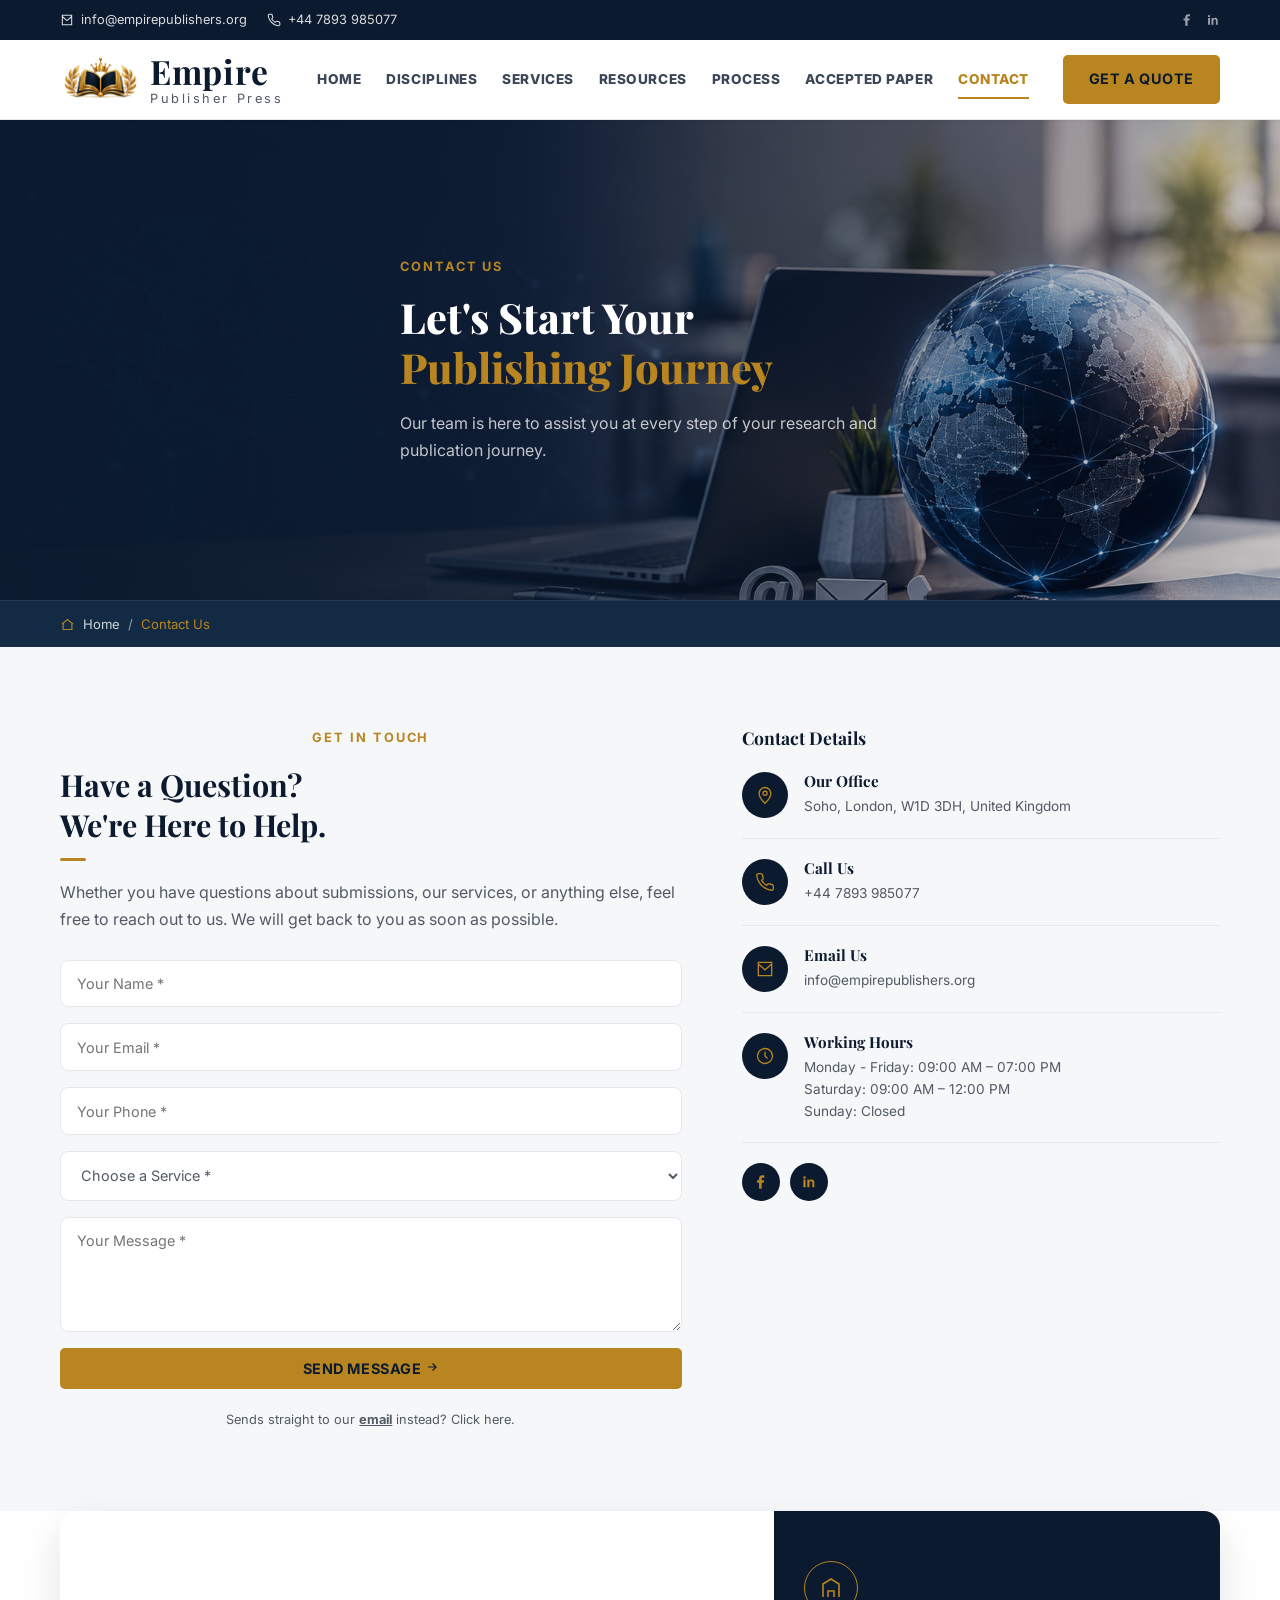
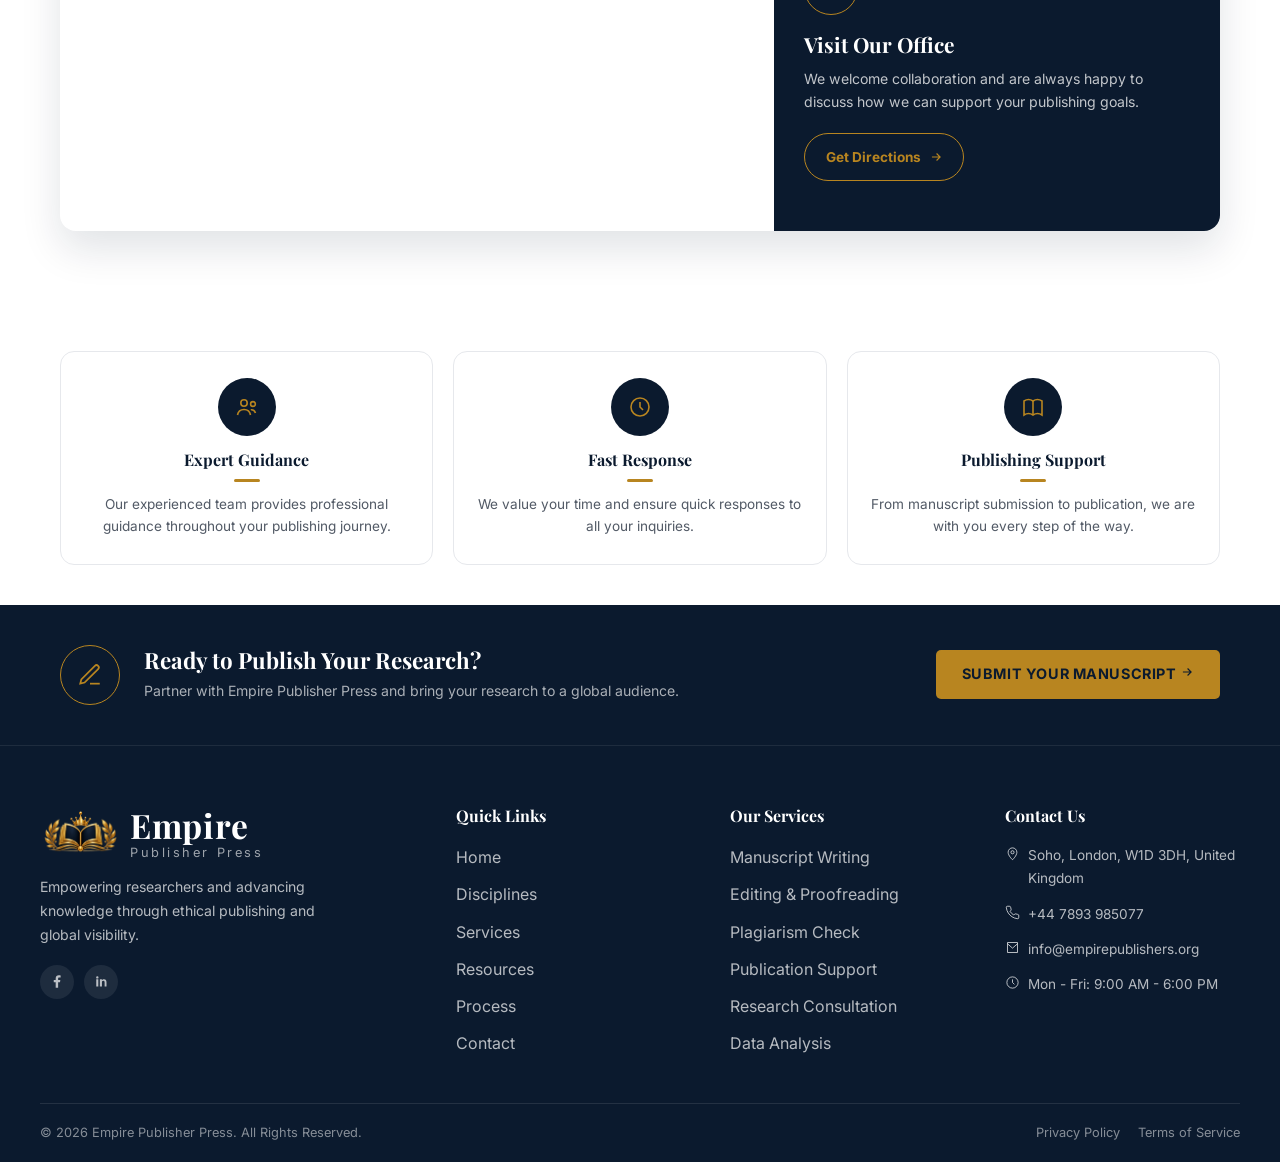
<file: contact.html>
<!DOCTYPE html>
<html lang="en">
<head>
<meta charset="UTF-8">
<meta name="viewport" content="width=device-width, initial-scale=1.0">
<title>Contact Us — Empire Publisher Press</title>
<link rel="shortcut icon" href="./images/logo .png" type="image/x-icon">
<meta name="description" content="Get in touch with Empire Publisher Press — ask a question, request a quote, or visit our office. We respond to every enquiry quickly.">
<link rel="preconnect" href="https://fonts.googleapis.com">
<link href="https://fonts.googleapis.com/css2?family=Playfair+Display:wght@600;700;800&family=Inter:wght@400;500;600;700&display=swap" rel="stylesheet">
<link rel="stylesheet" href="style.css">
</head>
<body>

<!-- ============ TOP BAR ============ -->
<div class="top-bar">
  <div class="top-bar__inner">
    <div class="top-bar__left">
      <a href="mailto:info@empirepublisherpress.com">
        <svg class="icon" viewBox="0 0 24 24" fill="none" stroke="currentColor" stroke-width="1.8"><path d="M4 4h16v16H4z"/><path d="m4 6 8 7 8-7"/></svg>
        info@empirepublishers.org
      </a>
      <a href="tel:+447893985077">
        <svg class="icon" viewBox="0 0 24 24" fill="none" stroke="currentColor" stroke-width="1.8"><path d="M22 16.9v3a2 2 0 0 1-2.2 2 19.8 19.8 0 0 1-8.6-3.1 19.5 19.5 0 0 1-6-6A19.8 19.8 0 0 1 2.1 4.2 2 2 0 0 1 4 2h3a2 2 0 0 1 2 1.7c.1 1 .3 2 .7 2.9a2 2 0 0 1-.4 2.1L8 10a16 16 0 0 0 6 6l1.3-1.3a2 2 0 0 1 2.1-.4c.9.4 1.9.6 2.9.7a2 2 0 0 1 1.7 2Z"/></svg>
        +44 7893 985077
      </a>
    </div>
    <div class="top-bar__right">
      <span class="top-bar__hours">

      <div class="top-bar__social">
        <a href="https://www.facebook.com/profile.php?id=61593679228188" aria-label="Facebook" target="_blank" rel="noopener"><svg class="icon" viewBox="0 0 24 24" fill="currentColor">
          <path d="M13 22v-9h3l.5-3.5H13V7.4c0-1 .3-1.7 1.8-1.7H17V2.4C16.6 2.3 15.4 2 14 2c-2.9 0-4.9 1.8-4.9 5v2.5H6V13h3.1v9H13Z"/></svg></a>
        <a href="https://www.linkedin.com/in/elesa-peterson-1802a2430?utm_source=share_via&utm_content=profile&utm_medium=member_android" aria-label="LinkedIn" target="_blank" rel="noopener">
          <svg class="icon" viewBox="0 0 24 24" fill="currentColor">
            <path d="M6.9 8.4H3.6V20H6.9V8.4ZM5.3 3.5A1.9 1.9 0 1 0 5.3 7.3 1.9 1.9 0 0 0 5.3 3.5ZM20.4 20H17V14c0-1.4 0-3.2-2-3.2s-2.3 1.5-2.3 3.1V20H9.4V8.4h3.2v1.6h.1c.4-.8 1.6-1.7 3.2-1.7 3.5 0 4.1 2.3 4.1 5.2V20Z"/></svg></a>
      </div>
    </div>
  </div>
</div>

<!-- ============ HEADER (same markup on every page) ============ -->
<header class="site-header" id="siteHeader">
  <div class="site-header__inner">
    <a href="index.html" class="logo">
      <img src="images/logo .png" alt="Empire Publisher Press logo" class="logo__mark" onerror="this.style.opacity='0'">
      <span class="logo__text"><strong>Empire</strong><span>Publisher Press</span></span>
    </a>

    <nav id="mainNav" class="main-nav">
      <ul class="main-nav__list">
        <li><a href="index.html">Home</a></li>
        <li><a href="disciplines.html">Disciplines </a></li>
        <li><a href="service.html">Services</a></li>
        <li><a href="resource.html">Resources </a></li>
        <li><a href="process.html">Process</a></li>
        <li><a href="accepted-paper.html">Accepted Paper</a></li>
        <li><a href="contact.html" class="is-active">Contact</a></li>
      </ul>
    </nav>

    <a href="submission.html" class="btn btn--gold header-cta">Get A Quote</a>

    <button id="navToggle" class="nav-toggle" aria-label="Toggle menu">
      <span></span><span></span><span></span>
    </button>
  </div>
</header>

<!-- ============ HERO ============ -->
<section class="page-hero">
  <img class="page-hero__bg" src="./images/contact-hero.png" alt="" onerror="this.style.opacity='0'">
  <div class="page-hero__overlay"></div>
  <div class="container page-hero__inner">
    <span class="eyebrow eyebrow--left">Contact Us</span>
    <h1>Let's Start Your<br><span>Publishing Journey</span></h1>
    <p>Our team is here to assist you at every step of your research and publication journey.</p>
  </div>
</section>

<!-- ============ BREADCRUMB ============ -->
<div class="breadcrumb-bar">
  <div class="container breadcrumb-bar__inner">
    <svg viewBox="0 0 24 24" fill="none" stroke="currentColor" stroke-width="1.8"><path d="M3 11.5 12 4l9 7.5"/><path d="M5 10v10h14V10"/></svg>
    <a href="index.html">Home</a>
    <span>/</span>
    <span class="is-current">Contact Us</span>
  </div>
</div>

<!-- ============ CONTACT FORM + DETAILS ============ -->
<section class="section section--alt">
  <div class="container contact-grid">

    <div class="contact-grid__form">
      <span class="eyebrow" style="font-size:0.8rem;">Get In Touch</span>
      <h2>Have a Question?<br>We're Here to Help.</h2>
      <span class="process-step__dot" style="margin:14px 0 18px;"></span>
      <p>Whether you have questions about submissions, our services, or anything else, feel free to reach out to us. We will get back to you as soon as possible.</p>

      <form class="contact-form" id="contactForm">
        <input type="text" id="cfName" placeholder="Your Name *" required>
        <input type="email" id="cfEmail" placeholder="Your Email *" required>
        <input type="tel" id="cfPhone" placeholder="Your Phone *" required>
        <select id="cfService" required>
          <option value="" disabled selected>Choose a Service *</option>
          <option>Manuscript Writing</option>
          <option>Editing &amp; Proofreading</option>
          <option>Plagiarism Check</option>
          <option>Publication Support</option>
          <option>Research Consultation</option>
          <option>Data Analysis</option>
          <option>Other / Not Sure</option>
        </select>
        <textarea id="cfMessage" rows="5" placeholder="Your Message *" required></textarea>

        <button type="submit" class="btn btn--gold" style="width:100%;justify-content:center;">
          Send Message
          <svg viewBox="0 0 24 24" fill="none" stroke="currentColor" stroke-width="2" style="width:14px;height:14px;"><path d="M5 12h14M13 6l6 6-6 6"/></svg>
        </button>
        <p class="contact-form__hint">Sends straight to our <button type="button" id="cfViaEmail" class="contact-form__hint-link">email</button> instead? Click here.</p>
      </form>
    </div>

    <div class="contact-grid__details">
      <h3>Contact Details</h3>

      <div class="contact-detail">
        <span class="contact-detail__icon">
          <svg viewBox="0 0 24 24" fill="none" stroke="currentColor" stroke-width="1.6"><path d="M12 22s7-6.4 7-12a7 7 0 1 0-14 0c0 5.6 7 12 7 12Z"/><circle cx="12" cy="10" r="2.5"/></svg>
        </span>
        <div>
          <h4>Our Office</h4>
          <p>Soho, London, W1D 3DH, United Kingdom</p>
        </div>
      </div>

      <div class="contact-detail">
        <span class="contact-detail__icon">
          <svg viewBox="0 0 24 24" fill="none" stroke="currentColor" stroke-width="1.6"><path d="M22 16.9v3a2 2 0 0 1-2.2 2 19.8 19.8 0 0 1-8.6-3.1 19.5 19.5 0 0 1-6-6A19.8 19.8 0 0 1 2.1 4.2 2 2 0 0 1 4 2h3a2 2 0 0 1 2 1.7c.1 1 .3 2 .7 2.9a2 2 0 0 1-.4 2.1L8 10a16 16 0 0 0 6 6l1.3-1.3a2 2 0 0 1 2.1-.4c.9.4 1.9.6 2.9.7a2 2 0 0 1 1.7 2Z"/></svg>
        </span>
        <div>
          <h4>Call Us</h4>
          <p>+44 7893 985077</p>
        </div>
      </div>

      <div class="contact-detail">
        <span class="contact-detail__icon">
          <svg viewBox="0 0 24 24" fill="none" stroke="currentColor" stroke-width="1.6"><path d="M4 4h16v16H4z"/><path d="m4 6 8 7 8-7"/></svg>
        </span>
        <div>
          <h4>Email Us</h4>
          <p>info@empirepublishers.org</p>
        </div>
      </div>

      <div class="contact-detail">
        <span class="contact-detail__icon">
          <svg viewBox="0 0 24 24" fill="none" stroke="currentColor" stroke-width="1.6"><circle cx="12" cy="12" r="9"/><path d="M12 7v5l3 3"/></svg>
        </span>
        <div>
          <h4>Working Hours</h4>
          <p>Monday - Friday: 09:00 AM &ndash; 07:00 PM<br>Saturday: 09:00 AM &ndash; 12:00 PM<br>Sunday: Closed</p>
        </div>
      </div>

      <div class="contact-detail__social">
        <a href="https://www.facebook.com/profile.php?id=61593679228188" aria-label="Facebook" target="_blank" rel="noopener"><svg viewBox="0 0 24 24" fill="currentColor"><path d="M13 22v-9h3l.5-3.5H13V7.4c0-1 .3-1.7 1.8-1.7H17V2.4C16.6 2.3 15.4 2 14 2c-2.9 0-4.9 1.8-4.9 5v2.5H6V13h3.1v9H13Z"/></svg></a>
        <a href="https://www.linkedin.com/in/elesa-peterson-1802a2430?utm_source=share_via&utm_content=profile&utm_medium=member_android" aria-label="LinkedIn" target="_blank" rel="noopener"><svg viewBox="0 0 24 24" fill="currentColor"><path d="M6.9 8.4H3.6V20H6.9V8.4ZM5.3 3.5A1.9 1.9 0 1 0 5.3 7.3 1.9 1.9 0 0 0 5.3 3.5ZM20.4 20H17V14c0-1.4 0-3.2-2-3.2s-2.3 1.5-2.3 3.1V20H9.4V8.4h3.2v1.6h.1c.4-.8 1.6-1.7 3.2-1.7 3.5 0 4.1 2.3 4.1 5.2V20Z"/></svg></a>
      </div>
    </div>

  </div>
</section>

<!-- ============ MAP + VISIT OFFICE ============ -->
<section class="section" style="padding-top:0;">
  <div class="container">
    <div class="map-split">
      <div class="map-split__map">
        <iframe
          src="https://www.google.com/maps?q=W1D+3DH+Soho+London+United+Kingdom&output=embed"
          width="100%" height="100%" style="border:0;" allowfullscreen="" loading="lazy"
          referrerpolicy="no-referrer-when-downgrade" title="Empire Publisher Press office location"></iframe>
      </div>
      <div class="map-split__panel">
        <span class="map-split__icon">
          <svg viewBox="0 0 24 24" fill="none" stroke="currentColor" stroke-width="1.6"><path d="M4 21V8l8-5 8 5v13"/><path d="M9 21v-6h6v6M9 12h.01M15 12h.01M9 9h.01M15 9h.01"/></svg>
        </span>
        <h3>Visit Our Office</h3>
        <p>We welcome collaboration and are always happy to discuss how we can support your publishing goals.</p>
        <a href="https://www.google.com/maps/dir/?api=1&destination=W1D+3DH+Soho+London+United+Kingdom" target="_blank" rel="noopener" class="btn-outline-panel">
          Get Directions
          <svg viewBox="0 0 24 24" fill="none" stroke="currentColor" stroke-width="2"><path d="M5 12h14M13 6l6 6-6 6"/></svg>
        </a>
      </div>
    </div>
  </div>
</section>

<!-- ============ FEATURE STRIP (3 cards) ============ -->
<section class="container feature-strip feature-strip--3">
  <div class="feature-strip__item">
    <span class="feature-strip__icon">
      <svg viewBox="0 0 24 24" fill="none" stroke="currentColor" stroke-width="1.6"><circle cx="9" cy="8" r="3.2"/><path d="M2.5 20c.6-3.4 3.2-5.5 6.5-5.5s5.9 2.1 6.5 5.5"/><circle cx="18" cy="9" r="2.4"/><path d="M15.8 14.8c2-.4 3.9.9 4.7 3.3"/></svg>
    </span>
    <h3>Expert Guidance</h3>
    <span class="process-step__dot"></span>
    <p>Our experienced team provides professional guidance throughout your publishing journey.</p>
  </div>
  <div class="feature-strip__item">
    <span class="feature-strip__icon">
      <svg viewBox="0 0 24 24" fill="none" stroke="currentColor" stroke-width="1.6"><circle cx="12" cy="12" r="9"/><path d="M12 7v5l3 3"/></svg>
    </span>
    <h3>Fast Response</h3>
    <span class="process-step__dot"></span>
    <p>We value your time and ensure quick responses to all your inquiries.</p>
  </div>
  <div class="feature-strip__item">
    <span class="feature-strip__icon">
      <svg viewBox="0 0 24 24" fill="none" stroke="currentColor" stroke-width="1.6"><path d="M12 20c-3-2-6-2-9 0V6c3-2 6-2 9 0 3-2 6-2 9 0v14c-3-2-6-2-9 0Z"/><path d="M12 6v14"/></svg>
    </span>
    <h3>Publishing Support</h3>
    <span class="process-step__dot"></span>
    <p>From manuscript submission to publication, we are with you every step of the way.</p>
  </div>
</section>

<!-- ============ CTA BANNER ============ -->
<section class="cta-banner">
  <div class="container cta-banner__inner">
    <span class="cta-banner__icon">
      <svg viewBox="0 0 24 24" fill="none" stroke="currentColor" stroke-width="1.6"><path d="M12 20h9"/><path d="M16.5 3.5a2.1 2.1 0 0 1 3 3L7 19l-4 1 1-4Z"/></svg>
    </span>
    <div class="cta-banner__text">
      <h2>Ready to Publish Your Research?</h2>
      <p>Partner with Empire Publisher Press and bring your research to a global audience.</p>
    </div>
    <a href="#contactForm" class="btn btn--gold">Submit Your Manuscript <svg viewBox="0 0 24 24" fill="none" stroke="currentColor" stroke-width="2" style="width:14px;height:14px;"><path d="M5 12h14M13 6l6 6-6 6"/></svg></a>
  </div>
</section>

<!-- ============ FOOTER (same markup on every page) ============ -->
<footer class="site-footer">
  <div class="container footer-grid">
    <div class="footer-brand">
      <a href="index.html" class="logo">
        <img src="./images/logo .png" alt="Empire Publisher Press logo" class="logo__mark" onerror="this.style.opacity='0'">
        <span class="logo__text"><strong style="color:#fff">Empire</strong><span style="color:rgba(255,255,255,0.6)">Publisher Press</span></span>
      </a>
      <p>Empowering researchers and advancing knowledge through ethical publishing and global visibility.</p>
      <div class="footer-social">
        <a href="https://www.facebook.com/profile.php?id=61593679228188" aria-label="Facebook" target="_blank" rel="noopener"><svg viewBox="0 0 24 24" fill="currentColor"><path d="M13 22v-9h3l.5-3.5H13V7.4c0-1 .3-1.7 1.8-1.7H17V2.4C16.6 2.3 15.4 2 14 2c-2.9 0-4.9 1.8-4.9 5v2.5H6V13h3.1v9H13Z"/></svg></a>
      <a href="https://www.linkedin.com/in/elesa-peterson-1802a2430?utm_source=share_via&utm_content=profile&utm_medium=member_android" aria-label="LinkedIn" target="_blank" rel="noopener">
          <svg class="icon" viewBox="0 0 24 24" fill="currentColor">
            <path d="M6.9 8.4H3.6V20H6.9V8.4ZM5.3 3.5A1.9 1.9 0 1 0 5.3 7.3 1.9 1.9 0 0 0 5.3 3.5ZM20.4 20H17V14c0-1.4 0-3.2-2-3.2s-2.3 1.5-2.3 3.1V20H9.4V8.4h3.2v1.6h.1c.4-.8 1.6-1.7 3.2-1.7 3.5 0 4.1 2.3 4.1 5.2V20Z"/></svg></a>
    
      </div>
    </div>

    <div>
      <h5>Quick Links</h5>
      <ul>
        <li><a href="index.html">Home</a></li>
        <li><a href="disciplines.html">Disciplines</a></li>
        <li><a href="service.html">Services</a></li>
        <li><a href="resource.html">Resources</a></li>
        <li><a href="process.html">Process</a></li>
        <li><a href="contact.html">Contact</a></li>
      </ul>
    </div>

    <div>
      <h5>Our Services</h5>
      <ul>
        <li><a href="service.html">Manuscript Writing</a></li>
        <li><a href="service.html">Editing &amp; Proofreading</a></li>
        <li><a href="service.html">Plagiarism Check</a></li>
        <li><a href="service.html">Publication Support</a></li>
        <li><a href="service.html">Research Consultation</a></li>
        <li><a href="service.html">Data Analysis</a></li>
      </ul>
    </div>

    <div>
      <h5>Contact Us</h5>
      <div class="footer-contact-line">
        <svg viewBox="0 0 24 24" fill="none" stroke="currentColor" stroke-width="1.6"><path d="M12 22s7-6.4 7-12a7 7 0 1 0-14 0c0 5.6 7 12 7 12Z"/><circle cx="12" cy="10" r="2.5"/></svg>
        Soho, London, W1D 3DH, United Kingdom
      </div>
      <div class="footer-contact-line">
        <svg viewBox="0 0 24 24" fill="none" stroke="currentColor" stroke-width="1.6"><path d="M22 16.9v3a2 2 0 0 1-2.2 2 19.8 19.8 0 0 1-8.6-3.1 19.5 19.5 0 0 1-6-6A19.8 19.8 0 0 1 2.1 4.2 2 2 0 0 1 4 2h3a2 2 0 0 1 2 1.7c.1 1 .3 2 .7 2.9a2 2 0 0 1-.4 2.1L8 10a16 16 0 0 0 6 6l1.3-1.3a2 2 0 0 1 2.1-.4c.9.4 1.9.6 2.9.7a2 2 0 0 1 1.7 2Z"/></svg>
 +44 7893 985077
           </div>
      <div class="footer-contact-line">
        <svg viewBox="0 0 24 24" fill="none" stroke="currentColor" stroke-width="1.6"><path d="M4 4h16v16H4z"/><path d="m4 6 8 7 8-7"/></svg>
          info@empirepublishers.org  
      </div>
      <div class="footer-contact-line">
        <svg viewBox="0 0 24 24" fill="none" stroke="currentColor" stroke-width="1.6"><circle cx="12" cy="12" r="9"/><path d="M12 7v5l3 3"/></svg>
        Mon - Fri: 9:00 AM - 6:00 PM
      </div>
    </div>
  </div>

  <div class="container footer-bottom">
    <span>© 2026 Empire Publisher Press. All Rights Reserved.</span>
    <span class="footer-bottom__links">
      <a href="#">Privacy Policy</a>
      <a href="#">Terms of Service</a>
    </span>
  </div>
</footer>

<button id="backToTop" class="back-to-top" aria-label="Back to top">
  <svg width="18" height="18" viewBox="0 0 24 24" fill="none" stroke="currentColor" stroke-width="2.5"><path d="M12 19V5M5 12l7-7 7 7"/></svg>
</button>

<script src="js/app.js"></script>
</body>
</html>
</file>
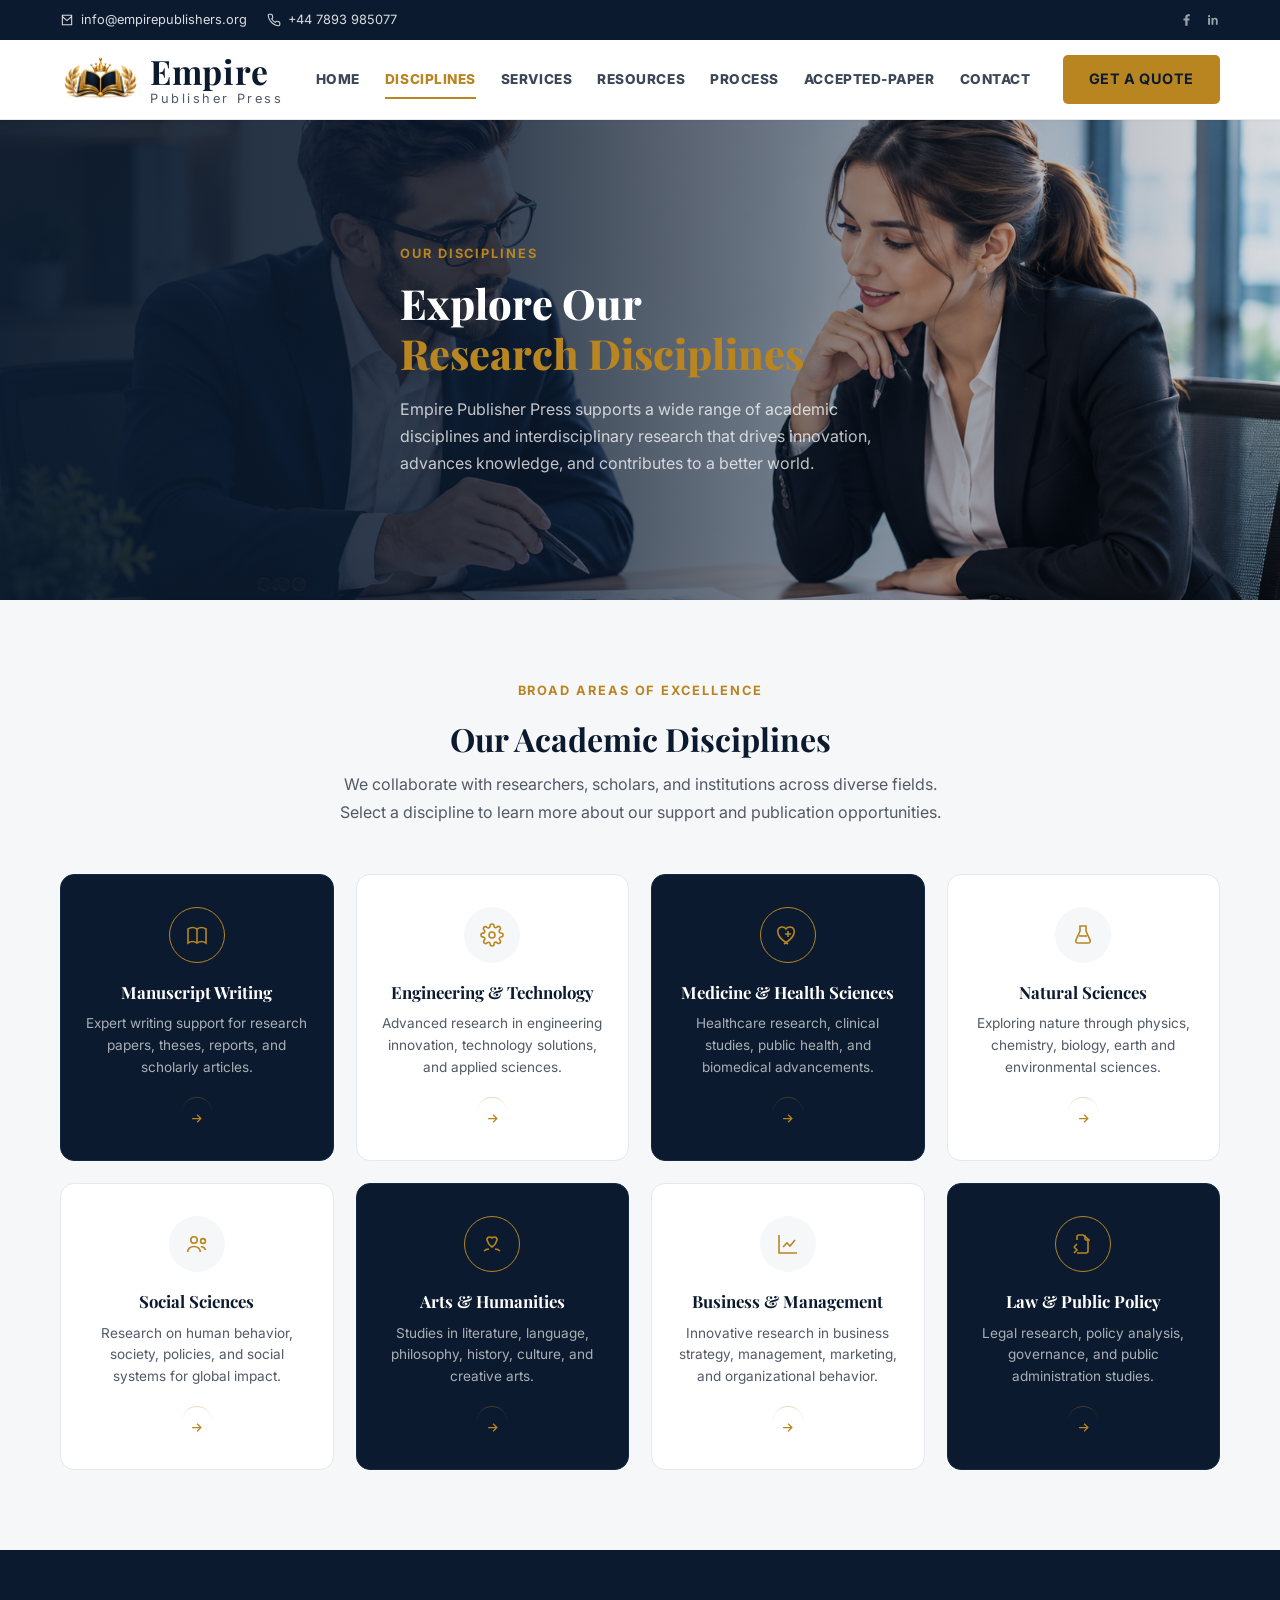
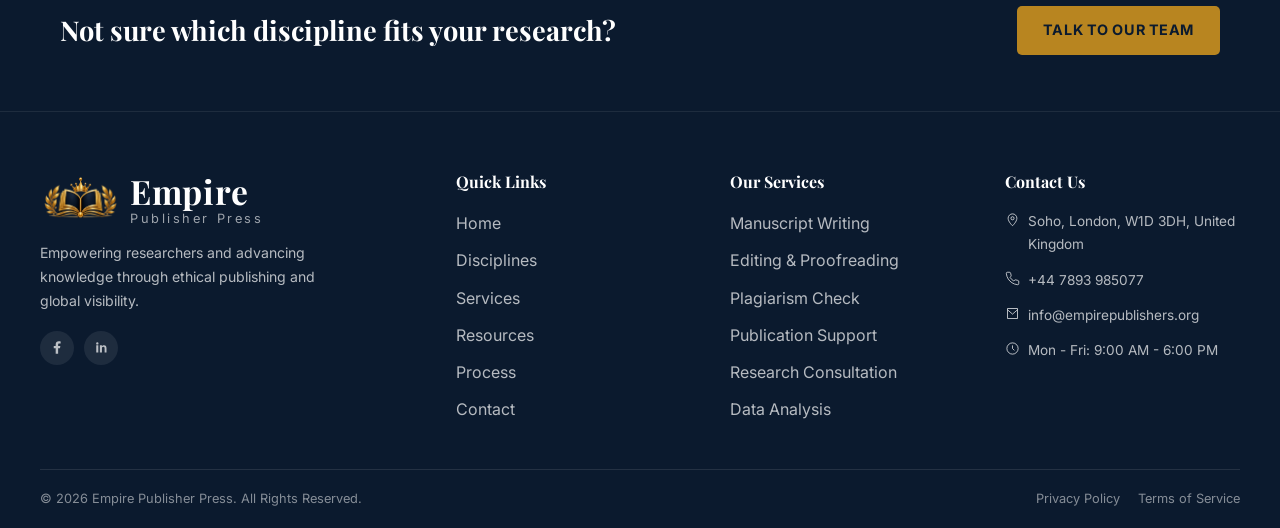
<file: disciplines.html>
<!DOCTYPE html>
<html lang="en">
<head>
<meta charset="UTF-8">
<meta name="viewport" content="width=device-width, initial-scale=1.0">
<title>Disciplines — Empire Publisher Press</title>
<link rel="shortcut icon" href="./images/logo .png" type="image/x-icon">
<meta name="description" content="Explore the academic disciplines Empire Publisher Press supports — from manuscript writing to law and public policy research.">
<link rel="preconnect" href="https://fonts.googleapis.com">
<link href="https://fonts.googleapis.com/css2?family=Playfair+Display:wght@600;700;800&family=Inter:wght@400;500;600;700&display=swap" rel="stylesheet">
<link rel="stylesheet" href="style.css">
</head>
<body>

<!-- ============ TOP BAR ============ -->
<div class="top-bar">
  <div class="top-bar__inner">
    <div class="top-bar__left">
      <a href="mailto:info@empirepublisherpress.com">
        <svg class="icon" viewBox="0 0 24 24" fill="none" stroke="currentColor" stroke-width="1.8"><path d="M4 4h16v16H4z"/><path d="m4 6 8 7 8-7"/></svg>
        info@empirepublishers.org
      </a>
      <a href="tel:+11234567890">
        <svg class="icon" viewBox="0 0 24 24" fill="none" stroke="currentColor" stroke-width="1.8"><path d="M22 16.9v3a2 2 0 0 1-2.2 2 19.8 19.8 0 0 1-8.6-3.1 19.5 19.5 0 0 1-6-6A19.8 19.8 0 0 1 2.1 4.2 2 2 0 0 1 4 2h3a2 2 0 0 1 2 1.7c.1 1 .3 2 .7 2.9a2 2 0 0 1-.4 2.1L8 10a16 16 0 0 0 6 6l1.3-1.3a2 2 0 0 1 2.1-.4c.9.4 1.9.6 2.9.7a2 2 0 0 1 1.7 2Z"/></svg>
        +44 7893 985077
      </a>
    </div>
    <div class="top-bar__right">
      <span class="top-bar__hours">

      <div class="top-bar__social">
        <a href="https://www.facebook.com/profile.php?id=61593679228188" aria-label="Facebook" target="_blank" rel="noopener"><svg class="icon" viewBox="0 0 24 24" fill="currentColor">
          <path d="M13 22v-9h3l.5-3.5H13V7.4c0-1 .3-1.7 1.8-1.7H17V2.4C16.6 2.3 15.4 2 14 2c-2.9 0-4.9 1.8-4.9 5v2.5H6V13h3.1v9H13Z"/></svg></a>
        <a href="https://www.linkedin.com/in/elesa-peterson-1802a2430?utm_source=share_via&utm_content=profile&utm_medium=member_android" aria-label="LinkedIn" target="_blank" rel="noopener">
          <svg class="icon" viewBox="0 0 24 24" fill="currentColor">
            <path d="M6.9 8.4H3.6V20H6.9V8.4ZM5.3 3.5A1.9 1.9 0 1 0 5.3 7.3 1.9 1.9 0 0 0 5.3 3.5ZM20.4 20H17V14c0-1.4 0-3.2-2-3.2s-2.3 1.5-2.3 3.1V20H9.4V8.4h3.2v1.6h.1c.4-.8 1.6-1.7 3.2-1.7 3.5 0 4.1 2.3 4.1 5.2V20Z"/></svg></a>
      </div>
    </div>
  </div>
</div>

<!-- ============ HEADER (same markup on every page) ============ -->
<header class="site-header" id="siteHeader">
  <div class="site-header__inner">
    <a href="index.html" class="logo">
      <img src="images/logo .png" alt="Empire Publisher Press logo" class="logo__mark" onerror="this.style.opacity='0'">
      <span class="logo__text"><strong>Empire</strong><span>Publisher Press</span></span>
    </a>

    <nav id="mainNav" class="main-nav">
      <ul class="main-nav__list">
        <li><a href="index.html">Home</a></li>
        <li><a href="disciplines.html" class="is-active">Disciplines </a></li>
        <li><a href="service.html">Services</a></li>
        <li><a href="resource.html">Resources </a></li>
        <li><a href="process.html">Process</a></li>
                <li><a href="accepted-paper.html">Accepted-Paper</a></li>
        <li><a href="contact.html">Contact</a></li>
      </ul>
    </nav>

    <a href="submission.html" class="btn btn--gold header-cta">Get A Quote</a>

    <button id="navToggle" class="nav-toggle" aria-label="Toggle menu">
      <span></span><span></span><span></span>
    </button>
  </div>
</header>

<!-- ============ PAGE HERO ============ -->
<section class="page-hero">
  <img class="page-hero__bg" src="./images/discipinesHero.png" alt="" onerror="this.style.opacity='0'">
  <div class="page-hero__overlay"></div>
  <div class="container page-hero__inner">
    <span class="eyebrow eyebrow--left">Our Disciplines</span>
    <h1>Explore Our<br><span>Research Disciplines</span></h1>
    <p>Empire Publisher Press supports a wide range of academic disciplines and interdisciplinary research that drives innovation, advances knowledge, and contributes to a better world.</p>
  </div>
</section>

<!-- ============ DISCIPLINES GRID ============ -->
<section class="section section--alt">
  <div class="container">
    <div class="section-heading">
      <span class="eyebrow" style="justify-content:center;font-size:0.8rem;">Broad Areas of Excellence</span>
      <h2>Our Academic Disciplines</h2>
      <p>We collaborate with researchers, scholars, and institutions across diverse fields. Select a discipline to learn more about our support and publication opportunities.</p>
    </div>

    <div class="discipline-grid">

      <a href="service.html" class="discipline-card discipline-card--dark">
        <span class="discipline-card__icon">
          <svg viewBox="0 0 24 24" fill="none" stroke="currentColor" stroke-width="1.6"><path d="M12 20c-3-2-6-2-9 0V6c3-2 6-2 9 0 3-2 6-2 9 0v14c-3-2-6-2-9 0Z"/><path d="M12 6v14"/></svg>
        </span>
        <h3>Manuscript Writing</h3>
        <p>Expert writing support for research papers, theses, reports, and scholarly articles.</p>
        <span class="discipline-card__arrow">
          <svg viewBox="0 0 24 24" fill="none" stroke="currentColor" stroke-width="2"><path d="M5 12h14M13 6l6 6-6 6"/></svg>
        </span>
      </a>

      <a href="service.html" class="discipline-card discipline-card--light">
        <span class="discipline-card__icon">
          <svg viewBox="0 0 24 24" fill="none" stroke="currentColor" stroke-width="1.6"><circle cx="12" cy="12" r="3"/><path d="M19.4 15a1.6 1.6 0 0 0 .3 1.8l.1.1a2 2 0 1 1-2.8 2.8l-.1-.1a1.6 1.6 0 0 0-1.8-.3 1.6 1.6 0 0 0-1 1.5V21a2 2 0 1 1-4 0v-.1a1.6 1.6 0 0 0-1-1.5 1.6 1.6 0 0 0-1.8.3l-.1.1a2 2 0 1 1-2.8-2.8l.1-.1a1.6 1.6 0 0 0 .3-1.8 1.6 1.6 0 0 0-1.5-1H3a2 2 0 1 1 0-4h.1a1.6 1.6 0 0 0 1.5-1 1.6 1.6 0 0 0-.3-1.8l-.1-.1a2 2 0 1 1 2.8-2.8l.1.1a1.6 1.6 0 0 0 1.8.3H9a1.6 1.6 0 0 0 1-1.5V3a2 2 0 1 1 4 0v.1a1.6 1.6 0 0 0 1 1.5 1.6 1.6 0 0 0 1.8-.3l.1-.1a2 2 0 1 1 2.8 2.8l-.1.1a1.6 1.6 0 0 0-.3 1.8V9a1.6 1.6 0 0 0 1.5 1H21a2 2 0 1 1 0 4h-.1a1.6 1.6 0 0 0-1.5 1Z"/></svg>
        </span>
        <h3>Engineering &amp; Technology</h3>
        <p>Advanced research in engineering innovation, technology solutions, and applied sciences.</p>
        <span class="discipline-card__arrow">
          <svg viewBox="0 0 24 24" fill="none" stroke="currentColor" stroke-width="2"><path d="M5 12h14M13 6l6 6-6 6"/></svg>
        </span>
      </a>

      <a href="service.html" class="discipline-card discipline-card--dark">
        <span class="discipline-card__icon">
          <svg viewBox="0 0 24 24" fill="none" stroke="currentColor" stroke-width="1.6"><path d="M12 21s-7-4.35-9.5-9C.7 8 2 4 6 4c2 0 3.5 1 4 2 .5-1 2-2 4-2 4 0 5.3 4 3.5 8-2.5 4.65-9.5 9-9.5 9"/><path d="M12 8v6M9 11h6"/></svg>
        </span>
        <h3>Medicine &amp; Health Sciences</h3>
        <p>Healthcare research, clinical studies, public health, and biomedical advancements.</p>
        <span class="discipline-card__arrow">
          <svg viewBox="0 0 24 24" fill="none" stroke="currentColor" stroke-width="2"><path d="M5 12h14M13 6l6 6-6 6"/></svg>
        </span>
      </a>

      <a href="service.html" class="discipline-card discipline-card--light">
        <span class="discipline-card__icon">
          <svg viewBox="0 0 24 24" fill="none" stroke="currentColor" stroke-width="1.6"><path d="M9 3h6v5l4 9a2 2 0 0 1-2 3H7a2 2 0 0 1-2-3l4-9V3Z"/><path d="M8 13h8"/></svg>
        </span>
        <h3>Natural Sciences</h3>
        <p>Exploring nature through physics, chemistry, biology, earth and environmental sciences.</p>
        <span class="discipline-card__arrow">
          <svg viewBox="0 0 24 24" fill="none" stroke="currentColor" stroke-width="2"><path d="M5 12h14M13 6l6 6-6 6"/></svg>
        </span>
      </a>

      <a href="service.html" class="discipline-card discipline-card--light">
        <span class="discipline-card__icon">
          <svg viewBox="0 0 24 24" fill="none" stroke="currentColor" stroke-width="1.6"><circle cx="9" cy="8" r="3.2"/><path d="M2.5 20c.6-3.4 3.2-5.5 6.5-5.5s5.9 2.1 6.5 5.5"/><circle cx="18" cy="9" r="2.4"/><path d="M15.8 14.8c2-.4 3.9.9 4.7 3.3"/></svg>
        </span>
        <h3>Social Sciences</h3>
        <p>Research on human behavior, society, policies, and social systems for global impact.</p>
        <span class="discipline-card__arrow">
          <svg viewBox="0 0 24 24" fill="none" stroke="currentColor" stroke-width="2"><path d="M5 12h14M13 6l6 6-6 6"/></svg>
        </span>
      </a>

      <a href="service.html" class="discipline-card discipline-card--dark">
        <span class="discipline-card__icon">
          <svg viewBox="0 0 24 24" fill="none" stroke="currentColor" stroke-width="1.6"><path d="M8 10s-1-1-1-2.5S8.5 5 10 5c1 0 1.5.5 2 1 .5-.5 1-1 2-1 1.5 0 3 1 3 2.5S16 10 16 10c0 2-2 3.5-4 5-2-1.5-4-3-4-5Z"/><path d="M4 19c1.5-1.5 3-2 5-2M20 19c-1.5-1.5-3-2-5-2"/></svg>
        </span>
        <h3>Arts &amp; Humanities</h3>
        <p>Studies in literature, language, philosophy, history, culture, and creative arts.</p>
        <span class="discipline-card__arrow">
          <svg viewBox="0 0 24 24" fill="none" stroke="currentColor" stroke-width="2"><path d="M5 12h14M13 6l6 6-6 6"/></svg>
        </span>
      </a>

      <a href="service.html" class="discipline-card discipline-card--light">
        <span class="discipline-card__icon">
          <svg viewBox="0 0 24 24" fill="none" stroke="currentColor" stroke-width="1.6"><path d="M3 3v18h18"/><path d="m7 15 4-4 3 3 5-6"/></svg>
        </span>
        <h3>Business &amp; Management</h3>
        <p>Innovative research in business strategy, management, marketing, and organizational behavior.</p>
        <span class="discipline-card__arrow">
          <svg viewBox="0 0 24 24" fill="none" stroke="currentColor" stroke-width="2"><path d="M5 12h14M13 6l6 6-6 6"/></svg>
        </span>
      </a>

      <a href="service.html" class="discipline-card discipline-card--dark">
        <span class="discipline-card__icon">
          <svg viewBox="0 0 24 24" fill="none" stroke="currentColor" stroke-width="1.6"><path d="M14 3v4a1 1 0 0 0 1 1h4"/><path d="M6 21h9a2 2 0 0 0 2-2V7l-5-4H8a2 2 0 0 0-2 2v3"/><path d="m3 15 3 3-3 3M3 15l3-3"/></svg>
        </span>
        <h3>Law &amp; Public Policy</h3>
        <p>Legal research, policy analysis, governance, and public administration studies.</p>
        <span class="discipline-card__arrow">
          <svg viewBox="0 0 24 24" fill="none" stroke="currentColor" stroke-width="2"><path d="M5 12h14M13 6l6 6-6 6"/></svg>
        </span>
      </a>

    </div>
  </div>
</section>

<!-- ============ CTA BANNER ============ -->
<section class="section section--navy reveal" style="padding:56px 0;">
  <div class="container" style="display:flex;align-items:center;justify-content:space-between;flex-wrap:wrap;gap:20px;text-align:left;">
    <h2 style="color:#fff;font-size:1.7rem;margin:0;">Not sure which discipline fits your research?</h2>
    <a href="contact.html" class="btn btn--gold">Talk To Our Team</a>
  </div>
</section>

<!-- ============ FOOTER (same markup on every page) ============ -->
<footer class="site-footer">
  <div class="container footer-grid">
    <div class="footer-brand">
      <a href="index.html" class="logo">
        <img src="./images/logo .png" alt="Empire Publisher Press logo" class="logo__mark" onerror="this.style.opacity='0'">
        <span class="logo__text"><strong style="color:#fff">Empire</strong><span style="color:rgba(255,255,255,0.6)">Publisher Press</span></span>
      </a>
      <p>Empowering researchers and advancing knowledge through ethical publishing and global visibility.</p>
      <div class="footer-social">
        <a href="https://www.facebook.com/profile.php?id=61593679228188" aria-label="Facebook" target="_blank" rel="noopener"><svg viewBox="0 0 24 24" fill="currentColor"><path d="M13 22v-9h3l.5-3.5H13V7.4c0-1 .3-1.7 1.8-1.7H17V2.4C16.6 2.3 15.4 2 14 2c-2.9 0-4.9 1.8-4.9 5v2.5H6V13h3.1v9H13Z"/></svg></a>
      <a href="https://www.linkedin.com/in/elesa-peterson-1802a2430?utm_source=share_via&utm_content=profile&utm_medium=member_android" aria-label="LinkedIn" target="_blank" rel="noopener">
          <svg class="icon" viewBox="0 0 24 24" fill="currentColor">
            <path d="M6.9 8.4H3.6V20H6.9V8.4ZM5.3 3.5A1.9 1.9 0 1 0 5.3 7.3 1.9 1.9 0 0 0 5.3 3.5ZM20.4 20H17V14c0-1.4 0-3.2-2-3.2s-2.3 1.5-2.3 3.1V20H9.4V8.4h3.2v1.6h.1c.4-.8 1.6-1.7 3.2-1.7 3.5 0 4.1 2.3 4.1 5.2V20Z"/></svg></a>
    
      </div>
    </div>

    <div>
      <h5>Quick Links</h5>
      <ul>
        <li><a href="index.html">Home</a></li>
        <li><a href="disciplines.html">Disciplines</a></li>
        <li><a href="service.html">Services</a></li>
        <li><a href="resource.html">Resources</a></li>
        <li><a href="process.html">Process</a></li>
        <li><a href="contact.html">Contact</a></li>
      </ul>
    </div>

    <div>
      <h5>Our Services</h5>
      <ul>
        <li><a href="service.html">Manuscript Writing</a></li>
        <li><a href="service.html">Editing &amp; Proofreading</a></li>
        <li><a href="service.html">Plagiarism Check</a></li>
        <li><a href="service.html">Publication Support</a></li>
        <li><a href="service.html">Research Consultation</a></li>
        <li><a href="service.html">Data Analysis</a></li>
      </ul>
    </div>

    <div>
      <h5>Contact Us</h5>
      <div class="footer-contact-line">
        <svg viewBox="0 0 24 24" fill="none" stroke="currentColor" stroke-width="1.6"><path d="M12 22s7-6.4 7-12a7 7 0 1 0-14 0c0 5.6 7 12 7 12Z"/><circle cx="12" cy="10" r="2.5"/></svg>
                Soho, London, W1D 3DH, United Kingdom

      </div>
      <div class="footer-contact-line">
        <svg viewBox="0 0 24 24" fill="none" stroke="currentColor" stroke-width="1.6"><path d="M22 16.9v3a2 2 0 0 1-2.2 2 19.8 19.8 0 0 1-8.6-3.1 19.5 19.5 0 0 1-6-6A19.8 19.8 0 0 1 2.1 4.2 2 2 0 0 1 4 2h3a2 2 0 0 1 2 1.7c.1 1 .3 2 .7 2.9a2 2 0 0 1-.4 2.1L8 10a16 16 0 0 0 6 6l1.3-1.3a2 2 0 0 1 2.1-.4c.9.4 1.9.6 2.9.7a2 2 0 0 1 1.7 2Z"/></svg>
 +44 7893 985077
           </div>
      <div class="footer-contact-line">
        <svg viewBox="0 0 24 24" fill="none" stroke="currentColor" stroke-width="1.6"><path d="M4 4h16v16H4z"/><path d="m4 6 8 7 8-7"/></svg>
          info@empirepublishers.org  
      </div>
      <div class="footer-contact-line">
        <svg viewBox="0 0 24 24" fill="none" stroke="currentColor" stroke-width="1.6"><circle cx="12" cy="12" r="9"/><path d="M12 7v5l3 3"/></svg>
        Mon - Fri: 9:00 AM - 6:00 PM
      </div>
    </div>
  </div>

  <div class="container footer-bottom">
    <span>© 2026 Empire Publisher Press. All Rights Reserved.</span>
    <span class="footer-bottom__links">
      <a href="#">Privacy Policy</a>
      <a href="#">Terms of Service</a>
    </span>
  </div>
</footer>

<button id="backToTop" class="back-to-top" aria-label="Back to top">
  <svg width="18" height="18" viewBox="0 0 24 24" fill="none" stroke="currentColor" stroke-width="2.5"><path d="M12 19V5M5 12l7-7 7 7"/></svg>
</button>

<script src="js/app.js"></script>
</body>
</html>
</file>
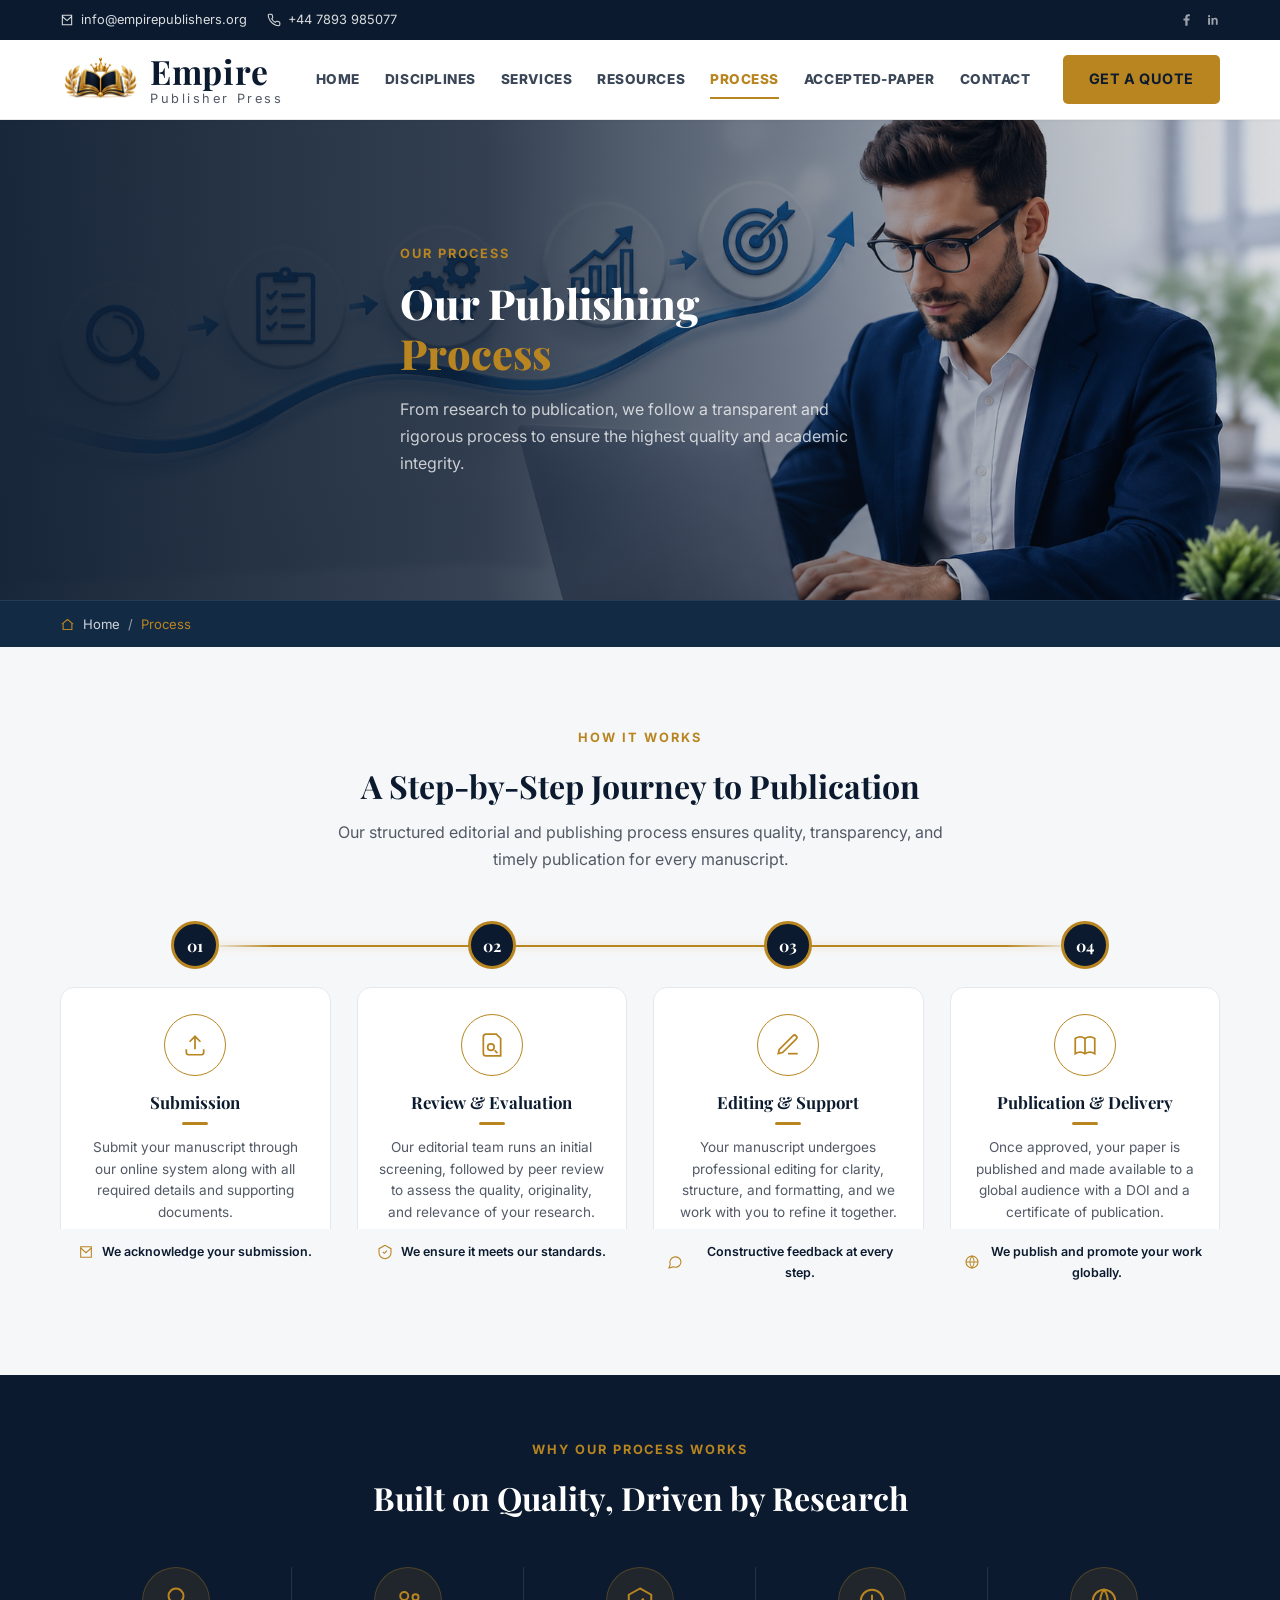
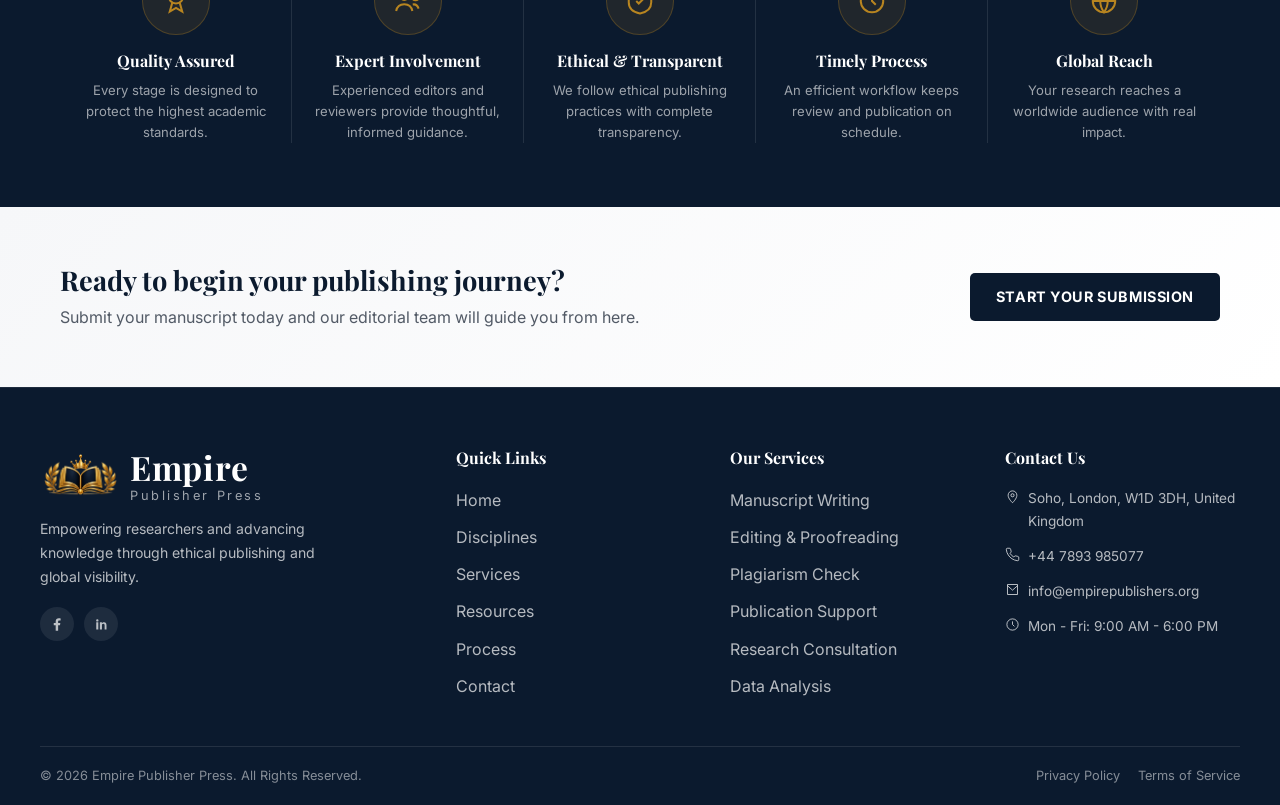
<file: process.html>
<!DOCTYPE html>
<html lang="en">
<head>
<meta charset="UTF-8">
<meta name="viewport" content="width=device-width, initial-scale=1.0">
<title>Our Process — Empire Publisher Press</title>
<link rel="shortcut icon" href="./images/logo .png" type="image/x-icon">
<meta name="description" content="How Empire Publisher Press takes your research from submission to publication — a transparent, rigorous four-step process.">
<link rel="preconnect" href="https://fonts.googleapis.com">
<link href="https://fonts.googleapis.com/css2?family=Playfair+Display:wght@600;700;800&family=Inter:wght@400;500;600;700&display=swap" rel="stylesheet">
<link rel="stylesheet" href="style.css">
</head>
<body>

<!-- ============ TOP BAR ============ -->
<div class="top-bar">
  <div class="top-bar__inner">
    <div class="top-bar__left">
      <a href="mailto:info@empirepublisherpress.com">
        <svg class="icon" viewBox="0 0 24 24" fill="none" stroke="currentColor" stroke-width="1.8"><path d="M4 4h16v16H4z"/><path d="m4 6 8 7 8-7"/></svg>
        info@empirepublishers.org
      </a>
      <a href="tel:+11234567890">
        <svg class="icon" viewBox="0 0 24 24" fill="none" stroke="currentColor" stroke-width="1.8"><path d="M22 16.9v3a2 2 0 0 1-2.2 2 19.8 19.8 0 0 1-8.6-3.1 19.5 19.5 0 0 1-6-6A19.8 19.8 0 0 1 2.1 4.2 2 2 0 0 1 4 2h3a2 2 0 0 1 2 1.7c.1 1 .3 2 .7 2.9a2 2 0 0 1-.4 2.1L8 10a16 16 0 0 0 6 6l1.3-1.3a2 2 0 0 1 2.1-.4c.9.4 1.9.6 2.9.7a2 2 0 0 1 1.7 2Z"/></svg>
        +44 7893 985077
      </a>
    </div>
    <div class="top-bar__right">
      <span class="top-bar__hours">

      <div class="top-bar__social">
        <a href="https://www.facebook.com/profile.php?id=61593679228188" aria-label="Facebook" target="_blank" rel="noopener"><svg class="icon" viewBox="0 0 24 24" fill="currentColor">
          <path d="M13 22v-9h3l.5-3.5H13V7.4c0-1 .3-1.7 1.8-1.7H17V2.4C16.6 2.3 15.4 2 14 2c-2.9 0-4.9 1.8-4.9 5v2.5H6V13h3.1v9H13Z"/></svg></a>
        <a href="https://www.linkedin.com/in/elesa-peterson-1802a2430?utm_source=share_via&utm_content=profile&utm_medium=member_android" aria-label="LinkedIn" target="_blank" rel="noopener">
          <svg class="icon" viewBox="0 0 24 24" fill="currentColor">
            <path d="M6.9 8.4H3.6V20H6.9V8.4ZM5.3 3.5A1.9 1.9 0 1 0 5.3 7.3 1.9 1.9 0 0 0 5.3 3.5ZM20.4 20H17V14c0-1.4 0-3.2-2-3.2s-2.3 1.5-2.3 3.1V20H9.4V8.4h3.2v1.6h.1c.4-.8 1.6-1.7 3.2-1.7 3.5 0 4.1 2.3 4.1 5.2V20Z"/></svg></a>
      </div>
    </div>
  </div>
</div>

<!-- ============ HEADER (same markup on every page) ============ -->
<header class="site-header" id="siteHeader">
  <div class="site-header__inner">
    <a href="index.html" class="logo">
      <img src="images/logo .png" alt="Empire Publisher Press logo" class="logo__mark" onerror="this.style.opacity='0'">
      <span class="logo__text"><strong>Empire</strong><span>Publisher Press</span></span>
    </a>

    <nav id="mainNav" class="main-nav">
      <ul class="main-nav__list">
        <li><a href="index.html">Home</a></li>
        <li><a href="disciplines.html">Disciplines </a></li>
        <li><a href="service.html">Services</a></li>
        <li><a href="resource.html">Resources </a></li>
        <li><a href="process.html" class="is-active">Process</a></li>
                <li><a href="accepted-paper.html">Accepted-Paper</a></li>
        <li><a href="contact.html">Contact</a></li>
      </ul>
    </nav>

    <a href="submission.html" class="btn btn--gold header-cta">Get A Quote</a>

    <button id="navToggle" class="nav-toggle" aria-label="Toggle menu">
      <span></span><span></span><span></span>
    </button>
  </div>
</header>

<!-- ============ PAGE HERO ============ -->
<section class="page-hero">
  <img class="page-hero__bg" src="images/proecss-hero.png" alt="" onerror="this.style.opacity='0'">
  <div class="page-hero__overlay"></div>
  <div class="container page-hero__inner">
    <span class="eyebrow eyebrow--left">Our Process</span>
    <h1>Our Publishing<br><span>Process</span></h1>
    <p>From research to publication, we follow a transparent and rigorous process to ensure the highest quality and academic integrity.</p>
  </div>
</section>

<!-- ============ BREADCRUMB ============ -->
<div class="breadcrumb-bar">
  <div class="container breadcrumb-bar__inner">
    <svg viewBox="0 0 24 24" fill="none" stroke="currentColor" stroke-width="1.8"><path d="M3 11.5 12 4l9 7.5"/><path d="M5 10v10h14V10"/></svg>
    <a href="index.html">Home</a>
    <span>/</span>
    <span class="is-current">Process</span>
  </div>
</div>

<!-- ============ STEP-BY-STEP JOURNEY ============ -->
<section class="section section--alt">
  <div class="container">
    <div class="section-heading">
      <span class="eyebrow" style="justify-content:center;font-size:0.8rem;">How It Works</span>
      <h2>A Step-by-Step Journey to Publication</h2>
      <p>Our structured editorial and publishing process ensures quality, transparency, and timely publication for every manuscript.</p>
    </div>

    <div class="process-steps">
      <div class="process-steps__line"></div>

      <div class="process-step">
        <span class="process-step__num">01</span>
        <div class="process-step__card">
          <span class="process-step__icon">
            <svg viewBox="0 0 24 24" fill="none" stroke="currentColor" stroke-width="1.6"><path d="M12 16V4M7 9l5-5 5 5"/><path d="M4 16v3a2 2 0 0 0 2 2h12a2 2 0 0 0 2-2v-3"/></svg>
          </span>
          <h3>Submission</h3>
          <span class="process-step__dot"></span>
          <p>Submit your manuscript through our online system along with all required details and supporting documents.</p>
        </div>
        <div class="process-step__note">
          <svg viewBox="0 0 24 24" fill="none" stroke="currentColor" stroke-width="1.6"><path d="M4 4h16v16H4z"/><path d="m4 6 8 7 8-7"/></svg>
          <span>We acknowledge your submission.</span>
        </div>
      </div>

      <div class="process-step">
        <span class="process-step__num">02</span>
        <div class="process-step__card">
          <span class="process-step__icon">
            <svg viewBox="0 0 24 24" fill="none" stroke="currentColor" stroke-width="1.6"><path d="M6.5 2H16l4 4v16H6.5A2.5 2.5 0 0 1 4 19.5v-15A2.5 2.5 0 0 1 6.5 2Z"/><circle cx="11" cy="14" r="3"/><path d="m14.5 17 2.5 2.5"/></svg>
          </span>
          <h3>Review &amp; Evaluation</h3>
          <span class="process-step__dot"></span>
          <p>Our editorial team runs an initial screening, followed by peer review to assess the quality, originality, and relevance of your research.</p>
        </div>
        <div class="process-step__note">
          <svg viewBox="0 0 24 24" fill="none" stroke="currentColor" stroke-width="1.6"><path d="M12 2 3 7v6c0 5 4 8 9 9 5-1 9-4 9-9V7l-9-5Z"/><path d="m9 12 2 2 4-4"/></svg>
          <span>We ensure it meets our standards.</span>
        </div>
      </div>

      <div class="process-step">
        <span class="process-step__num">03</span>
        <div class="process-step__card">
          <span class="process-step__icon">
            <svg viewBox="0 0 24 24" fill="none" stroke="currentColor" stroke-width="1.6"><path d="M12 20h9"/><path d="M16.5 3.5a2.1 2.1 0 0 1 3 3L7 19l-4 1 1-4Z"/></svg>
          </span>
          <h3>Editing &amp; Support</h3>
          <span class="process-step__dot"></span>
          <p>Your manuscript undergoes professional editing for clarity, structure, and formatting, and we work with you to refine it together.</p>
        </div>
        <div class="process-step__note">
          <svg viewBox="0 0 24 24" fill="none" stroke="currentColor" stroke-width="1.6"><path d="M21 11.5a8.4 8.4 0 0 1-8.9 8.4 8.6 8.6 0 0 1-3.2-.6L3 21l1.8-5.4A8.4 8.4 0 1 1 21 11.5Z"/></svg>
          <span>Constructive feedback at every step.</span>
        </div>
      </div>

      <div class="process-step">
        <span class="process-step__num">04</span>
        <div class="process-step__card">
          <span class="process-step__icon">
            <svg viewBox="0 0 24 24" fill="none" stroke="currentColor" stroke-width="1.6"><path d="M12 20c-3-2-6-2-9 0V6c3-2 6-2 9 0 3-2 6-2 9 0v14c-3-2-6-2-9 0Z"/><path d="M12 6v14"/></svg>
          </span>
          <h3>Publication &amp; Delivery</h3>
          <span class="process-step__dot"></span>
          <p>Once approved, your paper is published and made available to a global audience with a DOI and a certificate of publication.</p>
        </div>
        <div class="process-step__note">
          <svg viewBox="0 0 24 24" fill="none" stroke="currentColor" stroke-width="1.6"><circle cx="12" cy="12" r="9"/><path d="M3 12h18M12 3a15 15 0 0 1 0 18 15 15 0 0 1 0-18Z"/></svg>
          <span>We publish and promote your work globally.</span>
        </div>
      </div>
    </div>
  </div>
</section>

<!-- ============ WHY OUR PROCESS WORKS ============ -->
<section class="why-band">
  <div class="container">
    <div class="section-heading">
      <span class="eyebrow" style="justify-content:center;font-size:0.8rem;">Why Our Process Works</span>
      <h2 style="color:#fff;">Built on Quality, Driven by Research</h2>
    </div>

    <div class="why-band__grid">
      <div class="why-band__item">
        <span class="why-band__icon"><svg viewBox="0 0 24 24" fill="none" stroke="currentColor" stroke-width="1.6"><circle cx="12" cy="8" r="6"/><path d="m9 13.5-2 7 5-3 5 3-2-7"/></svg></span>
        <h3>Quality Assured</h3>
        <p>Every stage is designed to protect the highest academic standards.</p>
      </div>
      <div class="why-band__item">
        <span class="why-band__icon"><svg viewBox="0 0 24 24" fill="none" stroke="currentColor" stroke-width="1.6"><circle cx="9" cy="8" r="3.2"/><path d="M2.5 20c.6-3.4 3.2-5.5 6.5-5.5s5.9 2.1 6.5 5.5"/><circle cx="18" cy="9" r="2.4"/><path d="M15.8 14.8c2-.4 3.9.9 4.7 3.3"/></svg></span>
        <h3>Expert Involvement</h3>
        <p>Experienced editors and reviewers provide thoughtful, informed guidance.</p>
      </div>
      <div class="why-band__item">
        <span class="why-band__icon"><svg viewBox="0 0 24 24" fill="none" stroke="currentColor" stroke-width="1.6"><path d="M12 2 3 7v6c0 5 4 8 9 9 5-1 9-4 9-9V7l-9-5Z"/><path d="m9 12 2 2 4-4"/></svg></span>
        <h3>Ethical &amp; Transparent</h3>
        <p>We follow ethical publishing practices with complete transparency.</p>
      </div>
      <div class="why-band__item">
        <span class="why-band__icon"><svg viewBox="0 0 24 24" fill="none" stroke="currentColor" stroke-width="1.6"><circle cx="12" cy="12" r="9"/><path d="M12 7v5l3 3"/></svg></span>
        <h3>Timely Process</h3>
        <p>An efficient workflow keeps review and publication on schedule.</p>
      </div>
      <div class="why-band__item">
        <span class="why-band__icon"><svg viewBox="0 0 24 24" fill="none" stroke="currentColor" stroke-width="1.6"><circle cx="12" cy="12" r="9"/><path d="M3 12h18M12 3a15 15 0 0 1 0 18 15 15 0 0 1 0-18Z"/></svg></span>
        <h3>Global Reach</h3>
        <p>Your research reaches a worldwide audience with real impact.</p>
      </div>
    </div>
  </div>
</section>

<!-- ============ CTA BANNER ============ -->
<section class="section" style="padding:56px 0; background: linear-gradient(135deg, var(--offwhite), #fff);">
  <div class="container" style="display:flex;align-items:center;justify-content:space-between;flex-wrap:wrap;gap:20px;text-align:left;">
    <div>
      <h2 style="font-size:1.7rem;margin:0 0 6px;">Ready to begin your publishing journey?</h2>
      <p style="margin:0;color:var(--body-c);">Submit your manuscript today and our editorial team will guide you from here.</p>
    </div>
    <a href="submission.html" class="btn btn--navy">Start Your Submission</a>
  </div>
</section>

<!-- ============ FOOTER (same markup on every page) ============ -->
<footer class="site-footer">
  <div class="container footer-grid">
    <div class="footer-brand">
      <a href="index.html" class="logo">
        <img src="./images/logo .png" alt="Empire Publisher Press logo" class="logo__mark" onerror="this.style.opacity='0'">
        <span class="logo__text"><strong style="color:#fff">Empire</strong><span style="color:rgba(255,255,255,0.6)">Publisher Press</span></span>
      </a>
      <p>Empowering researchers and advancing knowledge through ethical publishing and global visibility.</p>
      <div class="footer-social">
        <a href="https://www.facebook.com/profile.php?id=61593679228188" aria-label="Facebook" target="_blank" rel="noopener"><svg viewBox="0 0 24 24" fill="currentColor"><path d="M13 22v-9h3l.5-3.5H13V7.4c0-1 .3-1.7 1.8-1.7H17V2.4C16.6 2.3 15.4 2 14 2c-2.9 0-4.9 1.8-4.9 5v2.5H6V13h3.1v9H13Z"/></svg></a>
      <a href="https://www.linkedin.com/in/elesa-peterson-1802a2430?utm_source=share_via&utm_content=profile&utm_medium=member_android" aria-label="LinkedIn" target="_blank" rel="noopener">
          <svg class="icon" viewBox="0 0 24 24" fill="currentColor">
            <path d="M6.9 8.4H3.6V20H6.9V8.4ZM5.3 3.5A1.9 1.9 0 1 0 5.3 7.3 1.9 1.9 0 0 0 5.3 3.5ZM20.4 20H17V14c0-1.4 0-3.2-2-3.2s-2.3 1.5-2.3 3.1V20H9.4V8.4h3.2v1.6h.1c.4-.8 1.6-1.7 3.2-1.7 3.5 0 4.1 2.3 4.1 5.2V20Z"/></svg></a>
    
      </div>
    </div>

    <div>
      <h5>Quick Links</h5>
      <ul>
        <li><a href="index.html">Home</a></li>
        <li><a href="disciplines.html">Disciplines</a></li>
        <li><a href="service.html">Services</a></li>
        <li><a href="resource.html">Resources</a></li>
        <li><a href="process.html">Process</a></li>
        <li><a href="contact.html">Contact</a></li>
      </ul>
    </div>

    <div>
      <h5>Our Services</h5>
      <ul>
        <li><a href="service.html">Manuscript Writing</a></li>
        <li><a href="service.html">Editing &amp; Proofreading</a></li>
        <li><a href="service.html">Plagiarism Check</a></li>
        <li><a href="service.html">Publication Support</a></li>
        <li><a href="service.html">Research Consultation</a></li>
        <li><a href="service.html">Data Analysis</a></li>
      </ul>
    </div>

    <div>
      <h5>Contact Us</h5>
      <div class="footer-contact-line">
        <svg viewBox="0 0 24 24" fill="none" stroke="currentColor" stroke-width="1.6"><path d="M12 22s7-6.4 7-12a7 7 0 1 0-14 0c0 5.6 7 12 7 12Z"/><circle cx="12" cy="10" r="2.5"/></svg>
                Soho, London, W1D 3DH, United Kingdom

      </div>
      <div class="footer-contact-line">
        <svg viewBox="0 0 24 24" fill="none" stroke="currentColor" stroke-width="1.6"><path d="M22 16.9v3a2 2 0 0 1-2.2 2 19.8 19.8 0 0 1-8.6-3.1 19.5 19.5 0 0 1-6-6A19.8 19.8 0 0 1 2.1 4.2 2 2 0 0 1 4 2h3a2 2 0 0 1 2 1.7c.1 1 .3 2 .7 2.9a2 2 0 0 1-.4 2.1L8 10a16 16 0 0 0 6 6l1.3-1.3a2 2 0 0 1 2.1-.4c.9.4 1.9.6 2.9.7a2 2 0 0 1 1.7 2Z"/></svg>
 +44 7893 985077
           </div>
      <div class="footer-contact-line">
        <svg viewBox="0 0 24 24" fill="none" stroke="currentColor" stroke-width="1.6"><path d="M4 4h16v16H4z"/><path d="m4 6 8 7 8-7"/></svg>
          info@empirepublishers.org  
      </div>
      <div class="footer-contact-line">
        <svg viewBox="0 0 24 24" fill="none" stroke="currentColor" stroke-width="1.6"><circle cx="12" cy="12" r="9"/><path d="M12 7v5l3 3"/></svg>
        Mon - Fri: 9:00 AM - 6:00 PM
      </div>
    </div>
  </div>

  <div class="container footer-bottom">
    <span>© 2026 Empire Publisher Press. All Rights Reserved.</span>
    <span class="footer-bottom__links">
      <a href="#">Privacy Policy</a>
      <a href="#">Terms of Service</a>
    </span>
  </div>
</footer>

<button id="backToTop" class="back-to-top" aria-label="Back to top">
  <svg width="18" height="18" viewBox="0 0 24 24" fill="none" stroke="currentColor" stroke-width="2.5"><path d="M12 19V5M5 12l7-7 7 7"/></svg>
</button>

<script src="js/app.js"></script>
</body>
</html>
</file>
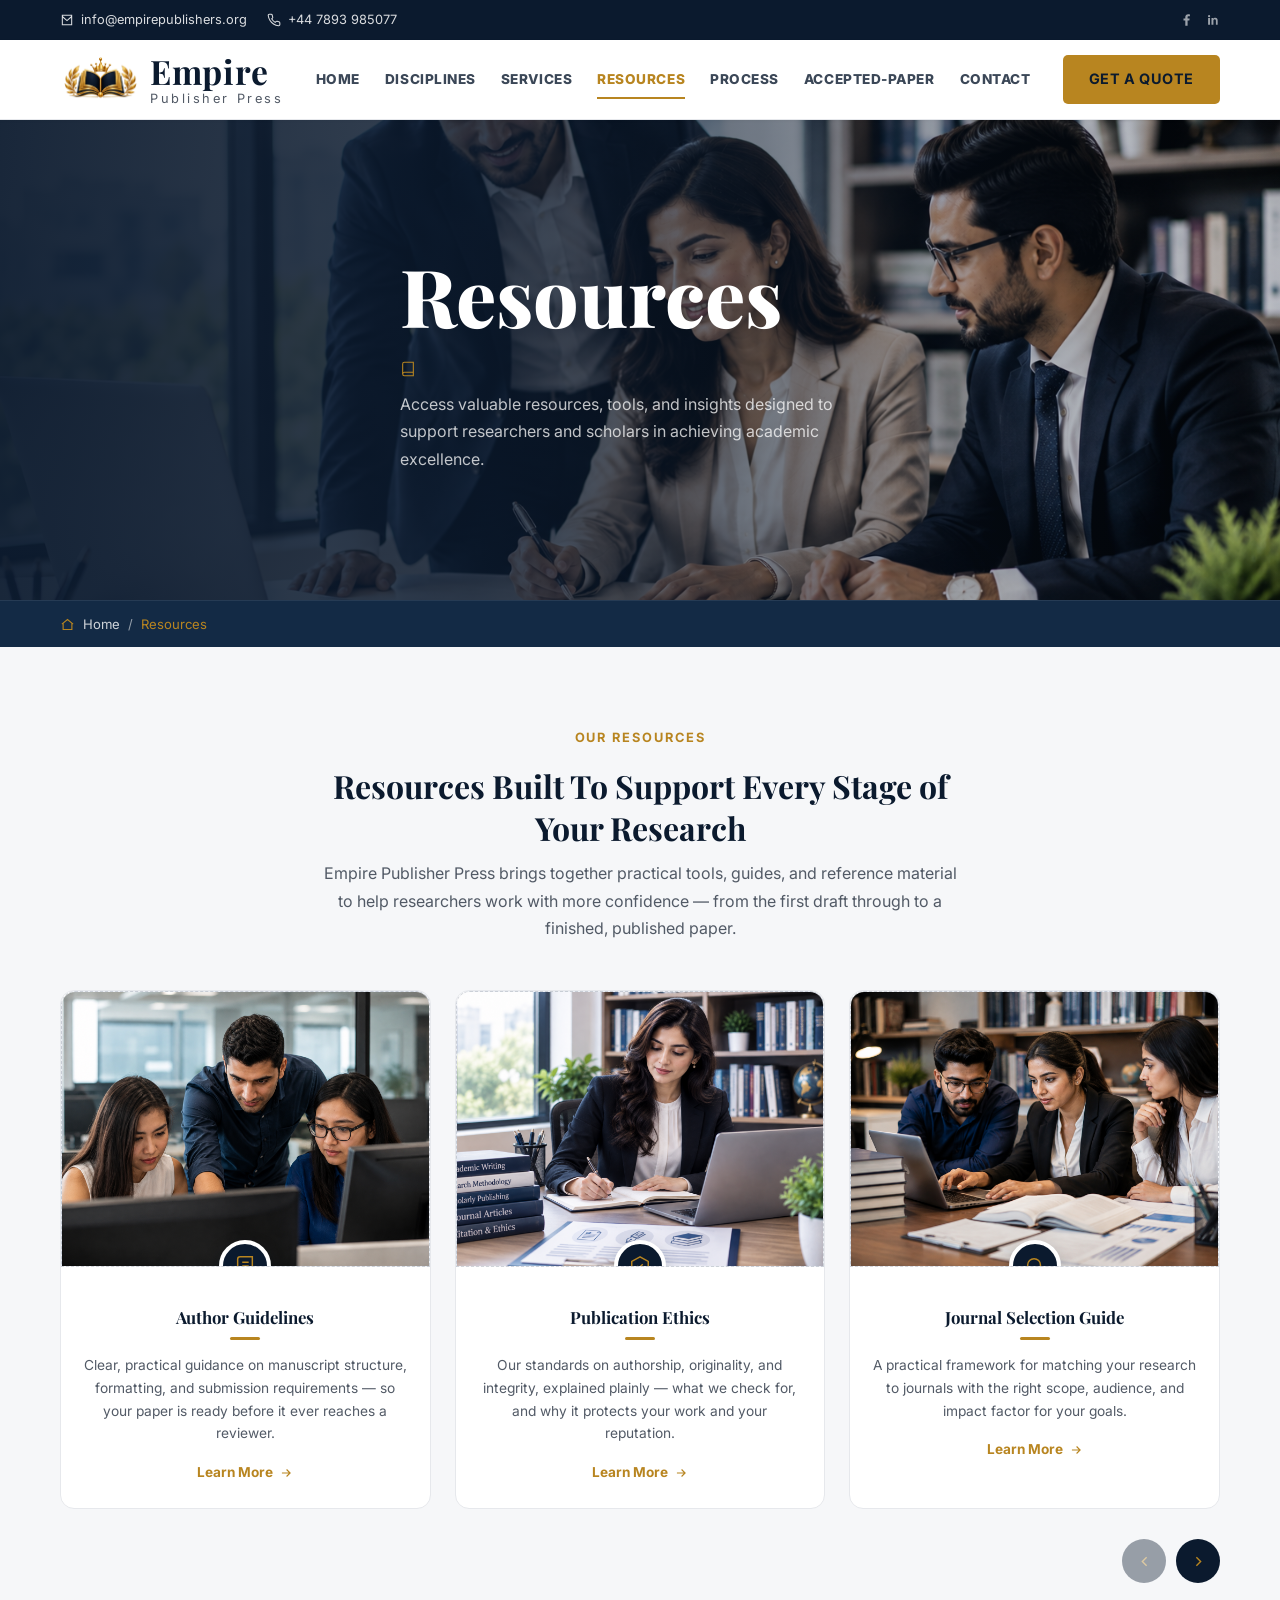
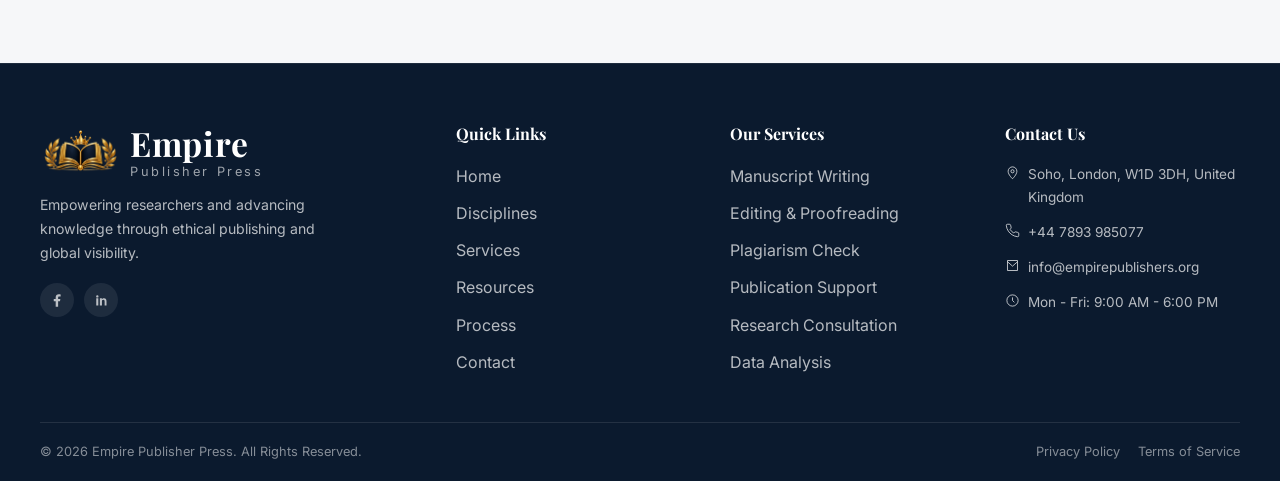
<file: resource.html>
<!DOCTYPE html>
<html lang="en">
<head>
<meta charset="UTF-8">
<meta name="viewport" content="width=device-width, initial-scale=1.0">
<title>Resources — Empire Publisher Press</title>
<link rel="shortcut icon" href="./images/logo .png" type="image/x-icon">
<meta name="description" content="Resources for researchers and authors from Empire Publisher Press — author guidelines, publication ethics, citation guides, funding directories, and more.">
<link rel="preconnect" href="https://fonts.googleapis.com">
<link href="https://fonts.googleapis.com/css2?family=Playfair+Display:wght@600;700;800&family=Inter:wght@400;500;600;700&display=swap" rel="stylesheet">
<link rel="stylesheet" href="style.css">
</head>
<body>

<!-- ============ TOP BAR ============ -->
<div class="top-bar">
  <div class="top-bar__inner">
    <div class="top-bar__left">
      <a href="mailto:info@empirepublisherpress.com">
        <svg class="icon" viewBox="0 0 24 24" fill="none" stroke="currentColor" stroke-width="1.8"><path d="M4 4h16v16H4z"/><path d="m4 6 8 7 8-7"/></svg>
        info@empirepublishers.org
      </a>
      <a href="tel:+11234567890">
        <svg class="icon" viewBox="0 0 24 24" fill="none" stroke="currentColor" stroke-width="1.8"><path d="M22 16.9v3a2 2 0 0 1-2.2 2 19.8 19.8 0 0 1-8.6-3.1 19.5 19.5 0 0 1-6-6A19.8 19.8 0 0 1 2.1 4.2 2 2 0 0 1 4 2h3a2 2 0 0 1 2 1.7c.1 1 .3 2 .7 2.9a2 2 0 0 1-.4 2.1L8 10a16 16 0 0 0 6 6l1.3-1.3a2 2 0 0 1 2.1-.4c.9.4 1.9.6 2.9.7a2 2 0 0 1 1.7 2Z"/></svg>
        +44 7893 985077
      </a>
    </div>
    <div class="top-bar__right">
      <span class="top-bar__hours">

      <div class="top-bar__social">
        <a href="https://www.facebook.com/profile.php?id=61593679228188" aria-label="Facebook" target="_blank" rel="noopener"><svg class="icon" viewBox="0 0 24 24" fill="currentColor">
          <path d="M13 22v-9h3l.5-3.5H13V7.4c0-1 .3-1.7 1.8-1.7H17V2.4C16.6 2.3 15.4 2 14 2c-2.9 0-4.9 1.8-4.9 5v2.5H6V13h3.1v9H13Z"/></svg></a>
        <a href="https://www.linkedin.com/in/elesa-peterson-1802a2430?utm_source=share_via&utm_content=profile&utm_medium=member_android" aria-label="LinkedIn" target="_blank" rel="noopener">
          <svg class="icon" viewBox="0 0 24 24" fill="currentColor">
            <path d="M6.9 8.4H3.6V20H6.9V8.4ZM5.3 3.5A1.9 1.9 0 1 0 5.3 7.3 1.9 1.9 0 0 0 5.3 3.5ZM20.4 20H17V14c0-1.4 0-3.2-2-3.2s-2.3 1.5-2.3 3.1V20H9.4V8.4h3.2v1.6h.1c.4-.8 1.6-1.7 3.2-1.7 3.5 0 4.1 2.3 4.1 5.2V20Z"/></svg></a>
      </div>
    </div>
  </div>
</div>

<!-- ============ HEADER (same markup on every page) ============ -->
<header class="site-header" id="siteHeader">
  <div class="site-header__inner">
    <a href="index.html" class="logo">
      <img src="images/logo .png" alt="Empire Publisher Press logo" class="logo__mark" onerror="this.style.opacity='0'">
      <span class="logo__text"><strong>Empire</strong><span>Publisher Press</span></span>
    </a>

    <nav id="mainNav" class="main-nav">
      <ul class="main-nav__list">
        <li><a href="index.html">Home</a></li>
        <li><a href="disciplines.html">Disciplines </a></li>
        <li><a href="service.html">Services</a></li>
        <li><a href="resource.html" class="is-active">Resources </a></li>
        <li><a href="process.html">Process</a></li>
                <li><a href="accepted-paper.html">Accepted-Paper</a></li>
        <li><a href="contact.html">Contact</a></li>
      </ul>
    </nav>

    <a href="submission.html" class="btn btn--gold header-cta">Get A Quote</a>

    <button id="navToggle" class="nav-toggle" aria-label="Toggle menu">
      <span></span><span></span><span></span>
    </button>
  </div>
</header>

<!-- ============ PAGE HERO ============ -->
<section class="page-hero">
  <img class="page-hero__bg" src="images/resource-hero.png" alt="" onerror="this.style.opacity='0'">
  <div class="page-hero__overlay"></div>
  <div class="container page-hero__inner">
    <h1 style="font-size:5rem;">Resources</h1>
    <span class="eyebrow eyebrow--left" style="margin:14px 0;">
      <svg viewBox="0 0 24 24" fill="none" stroke="currentColor" stroke-width="1.6" style="width:16px;height:16px;"><path d="M4 19.5A2.5 2.5 0 0 1 6.5 17H20"/><path d="M6.5 2H20v20H6.5A2.5 2.5 0 0 1 4 19.5v-15A2.5 2.5 0 0 1 6.5 2Z"/></svg>
    </span>
    <p>Access valuable resources, tools, and insights designed to support researchers and scholars in achieving academic excellence.</p>
  </div>
</section>

<!-- ============ BREADCRUMB ============ -->
<div class="breadcrumb-bar">
  <div class="container breadcrumb-bar__inner">
    <svg viewBox="0 0 24 24" fill="none" stroke="currentColor" stroke-width="1.8"><path d="M3 11.5 12 4l9 7.5"/><path d="M5 10v10h14V10"/></svg>
    <a href="index.html">Home</a>
    <span>/</span>
    <span class="is-current">Resources</span>
  </div>
</div>

<!-- ============ INTRO ============ -->
<section class="section section--alt">
  <div class="container">
    <div class="section-heading">
      <span class="eyebrow" style="justify-content:center;font-size:0.8rem;">Our Resources</span>
      <h2>Resources Built To Support Every Stage of Your Research</h2>
      <p>Empire Publisher Press brings together practical tools, guides, and reference material to help researchers work with more confidence — from the first draft through to a finished, published paper.</p>
    </div>

    <!-- ============ RESOURCE CARDS SLIDER ============ -->
    <div class="resource-row">
      <div class="resource-row__viewport">
        <div class="resource-row__track" id="resourceTrack">

          <div class="resource-card">
            <div class="resource-card__media">
              <img src="images/resource-1.png" alt="" onerror="this.style.opacity='0'">
              <span class="resource-card__icon">
                <svg viewBox="0 0 24 24" fill="none" stroke="currentColor" stroke-width="1.6"><path d="M6.5 2H20v20H6.5A2.5 2.5 0 0 1 4 19.5v-15A2.5 2.5 0 0 1 6.5 2Z"/><path d="M9 8h7M9 12h7M9 16h4"/></svg>
              </span>
            </div>
            <h3>Author Guidelines</h3>
            <span class="resource-card__dot"></span>
            <p>Clear, practical guidance on manuscript structure, formatting, and submission requirements — so your paper is ready before it ever reaches a reviewer.</p>
            <a href="contact.html" class="service-card__link">Learn More <svg viewBox="0 0 24 24" fill="none" stroke="currentColor" stroke-width="2"><path d="M5 12h14M13 6l6 6-6 6"/></svg></a>
          </div>

          <div class="resource-card">
            <div class="resource-card__media">
              <img src="images/resource-2.png" alt="" onerror="this.style.opacity='0'">
              <span class="resource-card__icon">
                <svg viewBox="0 0 24 24" fill="none" stroke="currentColor" stroke-width="1.6"><path d="M12 2 3 7v6c0 5 4 8 9 9 5-1 9-4 9-9V7l-9-5Z"/><path d="m9 12 2 2 4-4"/></svg>
              </span>
            </div>
            <h3>Publication Ethics</h3>
            <span class="resource-card__dot"></span>
            <p>Our standards on authorship, originality, and integrity, explained plainly — what we check for, and why it protects your work and your reputation.</p>
            <a href="contact.html" class="service-card__link">Learn More <svg viewBox="0 0 24 24" fill="none" stroke="currentColor" stroke-width="2"><path d="M5 12h14M13 6l6 6-6 6"/></svg></a>
          </div>

          <div class="resource-card">
            <div class="resource-card__media">
              <img src="images/resource-3.png" alt="" onerror="this.style.opacity='0'">
              <span class="resource-card__icon">
                <svg viewBox="0 0 24 24" fill="none" stroke="currentColor" stroke-width="1.6"><circle cx="11" cy="11" r="7"/><path d="m21 21-4.3-4.3"/></svg>
              </span>
            </div>
            <h3>Journal Selection Guide</h3>
            <span class="resource-card__dot"></span>
            <p>A practical framework for matching your research to journals with the right scope, audience, and impact factor for your goals.</p>
            <a href="contact.html" class="service-card__link">Learn More <svg viewBox="0 0 24 24" fill="none" stroke="currentColor" stroke-width="2"><path d="M5 12h14M13 6l6 6-6 6"/></svg></a>
          </div>

          <div class="resource-card">
            <div class="resource-card__media">
              <img src="images/resource-4.png" alt="" onerror="this.style.opacity='0'">
              <span class="resource-card__icon">
                <svg viewBox="0 0 24 24" fill="none" stroke="currentColor" stroke-width="1.6"><path d="M4 6h16M4 12h10M4 18h7"/></svg>
              </span>
            </div>
            <h3>Citation &amp; Referencing</h3>
            <span class="resource-card__dot"></span>
            <p>Straightforward reference guides for APA, MLA, Chicago, and Harvard styles, with examples for common source types.</p>
            <a href="contact.html" class="service-card__link">Learn More <svg viewBox="0 0 24 24" fill="none" stroke="currentColor" stroke-width="2"><path d="M5 12h14M13 6l6 6-6 6"/></svg></a>
          </div>

          <div class="resource-card">
            <div class="resource-card__media">
              <img src="images/resource-5.png" alt="" onerror="this.style.opacity='0'">
              <span class="resource-card__icon">
                <svg viewBox="0 0 24 24" fill="none" stroke="currentColor" stroke-width="1.6"><path d="M12 2v4M12 18v4M4 12h4M16 12h4"/><circle cx="12" cy="12" r="4"/></svg>
              </span>
            </div>
            <h3>Research Funding Directory</h3>
            <span class="resource-card__dot"></span>
            <p>A curated list of grants, fellowships, and funding bodies across disciplines, updated regularly to help you find support for your next project.</p>
            <a href="contact.html" class="service-card__link">Learn More <svg viewBox="0 0 24 24" fill="none" stroke="currentColor" stroke-width="2"><path d="M5 12h14M13 6l6 6-6 6"/></svg></a>
          </div>

          <div class="resource-card">
            <div class="resource-card__media">
              <img src="images/resource-6.png" alt="" onerror="this.style.opacity='0'">
              <span class="resource-card__icon">
                <svg viewBox="0 0 24 24" fill="none" stroke="currentColor" stroke-width="1.6"><path d="M3 3v18h18"/><path d="M7 15v3M11 11v7M15 8v10M19 5v13"/></svg>
              </span>
            </div>
            <h3>Statistical Analysis Toolkit</h3>
            <span class="resource-card__dot"></span>
            <p>Plain-language explanations of common statistical methods, along with tips for presenting your data clearly and accurately.</p>
            <a href="contact.html" class="service-card__link">Learn More <svg viewBox="0 0 24 24" fill="none" stroke="currentColor" stroke-width="2"><path d="M5 12h14M13 6l6 6-6 6"/></svg></a>
          </div>

          <div class="resource-card">
            <div class="resource-card__media">
              <img src="images/resource-7.png" alt="" onerror="this.style.opacity='0'">
              <span class="resource-card__icon">
                <svg viewBox="0 0 24 24" fill="none" stroke="currentColor" stroke-width="1.6"><path d="M9 12l2 2 4-4"/><circle cx="12" cy="12" r="9"/></svg>
              </span>
            </div>
            <h3>Peer Review Handbook</h3>
            <span class="resource-card__dot"></span>
            <p>A behind-the-scenes look at how peer review works, what reviewers look for, and how to respond to their feedback with confidence.</p>
            <a href="contact.html" class="service-card__link">Learn More <svg viewBox="0 0 24 24" fill="none" stroke="currentColor" stroke-width="2"><path d="M5 12h14M13 6l6 6-6 6"/></svg></a>
          </div>

          <div class="resource-card">
            <div class="resource-card__media">
              <img src="images/resource-8.png" alt="" onerror="this.style.opacity='0'">
              <span class="resource-card__icon">
                <svg viewBox="0 0 24 24" fill="none" stroke="currentColor" stroke-width="1.6"><circle cx="12" cy="12" r="9"/><path d="M8 12h8M12 8v8"/></svg>
              </span>
            </div>
            <h3>Open Access Options</h3>
            <span class="resource-card__dot"></span>
            <p>An overview of open access publishing routes and licensing choices, so you can decide what fits your funder's requirements and your goals.</p>
            <a href="contact.html" class="service-card__link">Learn More <svg viewBox="0 0 24 24" fill="none" stroke="currentColor" stroke-width="2"><path d="M5 12h14M13 6l6 6-6 6"/></svg></a>
          </div>

          <div class="resource-card">
            <div class="resource-card__media">
              <img src="images/resource-9.png" alt="" onerror="this.style.opacity='0'">
              <span class="resource-card__icon">
                <svg viewBox="0 0 24 24" fill="none" stroke="currentColor" stroke-width="1.6"><path d="M12 18h.01"/><path d="M9.5 9a2.5 2.5 0 1 1 3.5 2.3c-.9.4-1.5 1-1.5 2.2"/><circle cx="12" cy="12" r="9"/></svg>
              </span>
            </div>
            <h3>FAQs &amp; Support</h3>
            <span class="resource-card__dot"></span>
            <p>Answers to the questions researchers ask most — about turnaround times, pricing, revisions, and what to expect at each stage.</p>
            <a href="accepted-paper.html" class="service-card__link">Learn More <svg viewBox="0 0 24 24" fill="none" stroke="currentColor" stroke-width="2"><path d="M5 12h14M13 6l6 6-6 6"/></svg></a>
          </div>

        </div>
      </div>

      <div class="resource-row__arrows">
        <button class="resource-row__arrow" id="resourcePrev" aria-label="Previous resources">
          <svg viewBox="0 0 24 24" fill="none" stroke="currentColor" stroke-width="2"><path d="m15 18-6-6 6-6"/></svg>
        </button>
        <button class="resource-row__arrow" id="resourceNext" aria-label="Next resources">
          <svg viewBox="0 0 24 24" fill="none" stroke="currentColor" stroke-width="2"><path d="m9 18 6-6-6-6"/></svg>
        </button>
      </div>
    </div>
  </div>
</section>

<!-- ============ FOOTER (same markup on every page) ============ -->
<footer class="site-footer">
  <div class="container footer-grid">
    <div class="footer-brand">
      <a href="index.html" class="logo">
        <img src="./images/logo .png" alt="Empire Publisher Press logo" class="logo__mark" onerror="this.style.opacity='0'">
        <span class="logo__text"><strong style="color:#fff">Empire</strong><span style="color:rgba(255,255,255,0.6)">Publisher Press</span></span>
      </a>
      <p>Empowering researchers and advancing knowledge through ethical publishing and global visibility.</p>
      <div class="footer-social">
        <a href="https://www.facebook.com/profile.php?id=61593679228188" aria-label="Facebook" target="_blank" rel="noopener"><svg viewBox="0 0 24 24" fill="currentColor"><path d="M13 22v-9h3l.5-3.5H13V7.4c0-1 .3-1.7 1.8-1.7H17V2.4C16.6 2.3 15.4 2 14 2c-2.9 0-4.9 1.8-4.9 5v2.5H6V13h3.1v9H13Z"/></svg></a>
      <a href="https://www.linkedin.com/in/elesa-peterson-1802a2430?utm_source=share_via&utm_content=profile&utm_medium=member_android" aria-label="LinkedIn" target="_blank" rel="noopener">
          <svg class="icon" viewBox="0 0 24 24" fill="currentColor">
            <path d="M6.9 8.4H3.6V20H6.9V8.4ZM5.3 3.5A1.9 1.9 0 1 0 5.3 7.3 1.9 1.9 0 0 0 5.3 3.5ZM20.4 20H17V14c0-1.4 0-3.2-2-3.2s-2.3 1.5-2.3 3.1V20H9.4V8.4h3.2v1.6h.1c.4-.8 1.6-1.7 3.2-1.7 3.5 0 4.1 2.3 4.1 5.2V20Z"/></svg></a>
    
      </div>
    </div>

    <div>
      <h5>Quick Links</h5>
      <ul>
        <li><a href="index.html">Home</a></li>
        <li><a href="disciplines.html">Disciplines</a></li>
        <li><a href="service.html">Services</a></li>
        <li><a href="resource.html">Resources</a></li>
        <li><a href="process.html">Process</a></li>
        <li><a href="contact.html">Contact</a></li>
      </ul>
    </div>

    <div>
      <h5>Our Services</h5>
      <ul>
        <li><a href="service.html">Manuscript Writing</a></li>
        <li><a href="service.html">Editing &amp; Proofreading</a></li>
        <li><a href="service.html">Plagiarism Check</a></li>
        <li><a href="service.html">Publication Support</a></li>
        <li><a href="service.html">Research Consultation</a></li>
        <li><a href="service.html">Data Analysis</a></li>
      </ul>
    </div>

    <div>
      <h5>Contact Us</h5>
      <div class="footer-contact-line">
        <svg viewBox="0 0 24 24" fill="none" stroke="currentColor" stroke-width="1.6"><path d="M12 22s7-6.4 7-12a7 7 0 1 0-14 0c0 5.6 7 12 7 12Z"/><circle cx="12" cy="10" r="2.5"/></svg>
                Soho, London, W1D 3DH, United Kingdom

      </div>
      <div class="footer-contact-line">
        <svg viewBox="0 0 24 24" fill="none" stroke="currentColor" stroke-width="1.6"><path d="M22 16.9v3a2 2 0 0 1-2.2 2 19.8 19.8 0 0 1-8.6-3.1 19.5 19.5 0 0 1-6-6A19.8 19.8 0 0 1 2.1 4.2 2 2 0 0 1 4 2h3a2 2 0 0 1 2 1.7c.1 1 .3 2 .7 2.9a2 2 0 0 1-.4 2.1L8 10a16 16 0 0 0 6 6l1.3-1.3a2 2 0 0 1 2.1-.4c.9.4 1.9.6 2.9.7a2 2 0 0 1 1.7 2Z"/></svg>
 +44 7893 985077
           </div>
      <div class="footer-contact-line">
        <svg viewBox="0 0 24 24" fill="none" stroke="currentColor" stroke-width="1.6"><path d="M4 4h16v16H4z"/><path d="m4 6 8 7 8-7"/></svg>
          info@empirepublishers.org  
      </div>
      <div class="footer-contact-line">
        <svg viewBox="0 0 24 24" fill="none" stroke="currentColor" stroke-width="1.6"><circle cx="12" cy="12" r="9"/><path d="M12 7v5l3 3"/></svg>
        Mon - Fri: 9:00 AM - 6:00 PM
      </div>
    </div>
  </div>

  <div class="container footer-bottom">
    <span>© 2026 Empire Publisher Press. All Rights Reserved.</span>
    <span class="footer-bottom__links">
      <a href="#">Privacy Policy</a>
      <a href="#">Terms of Service</a>
    </span>
  </div>
</footer>

<button id="backToTop" class="back-to-top" aria-label="Back to top">
  <svg width="18" height="18" viewBox="0 0 24 24" fill="none" stroke="currentColor" stroke-width="2.5"><path d="M12 19V5M5 12l7-7 7 7"/></svg>
</button>

<script src="js/app.js"></script>
</body>
</html>
</file>
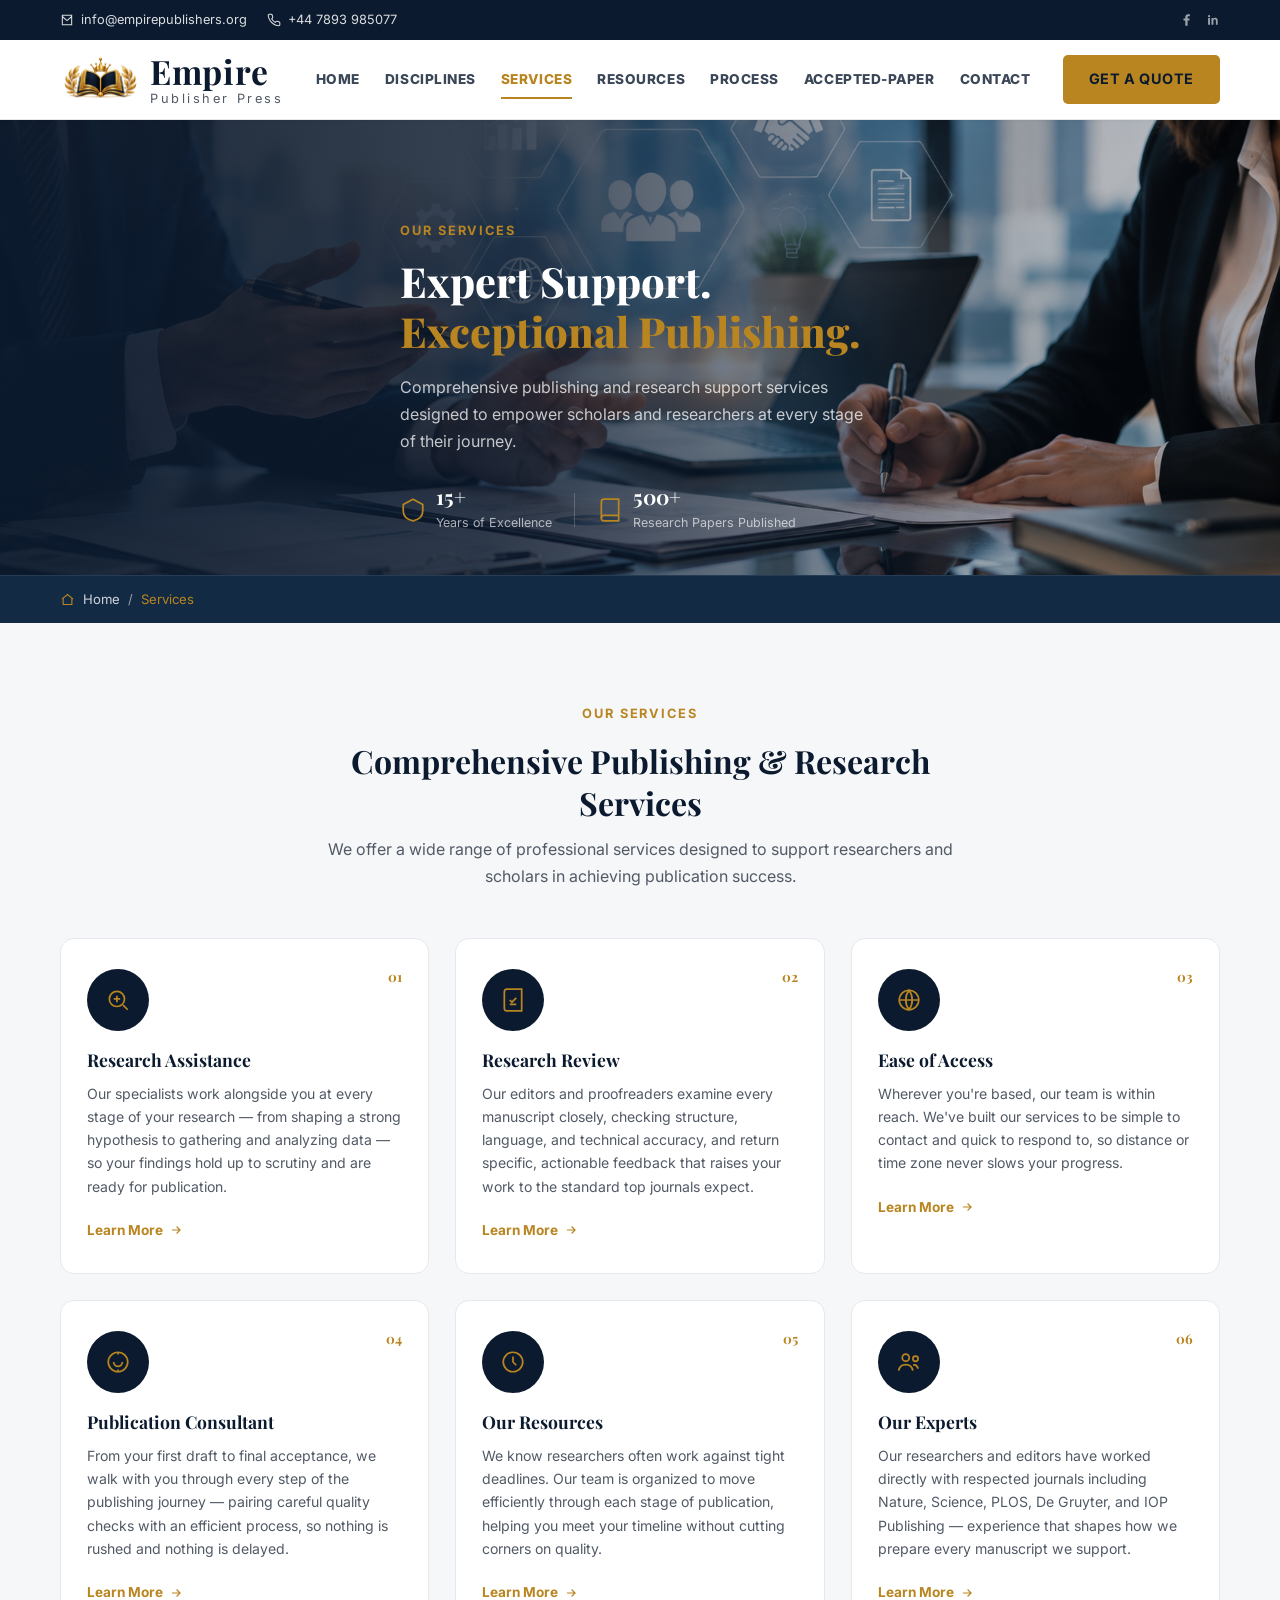
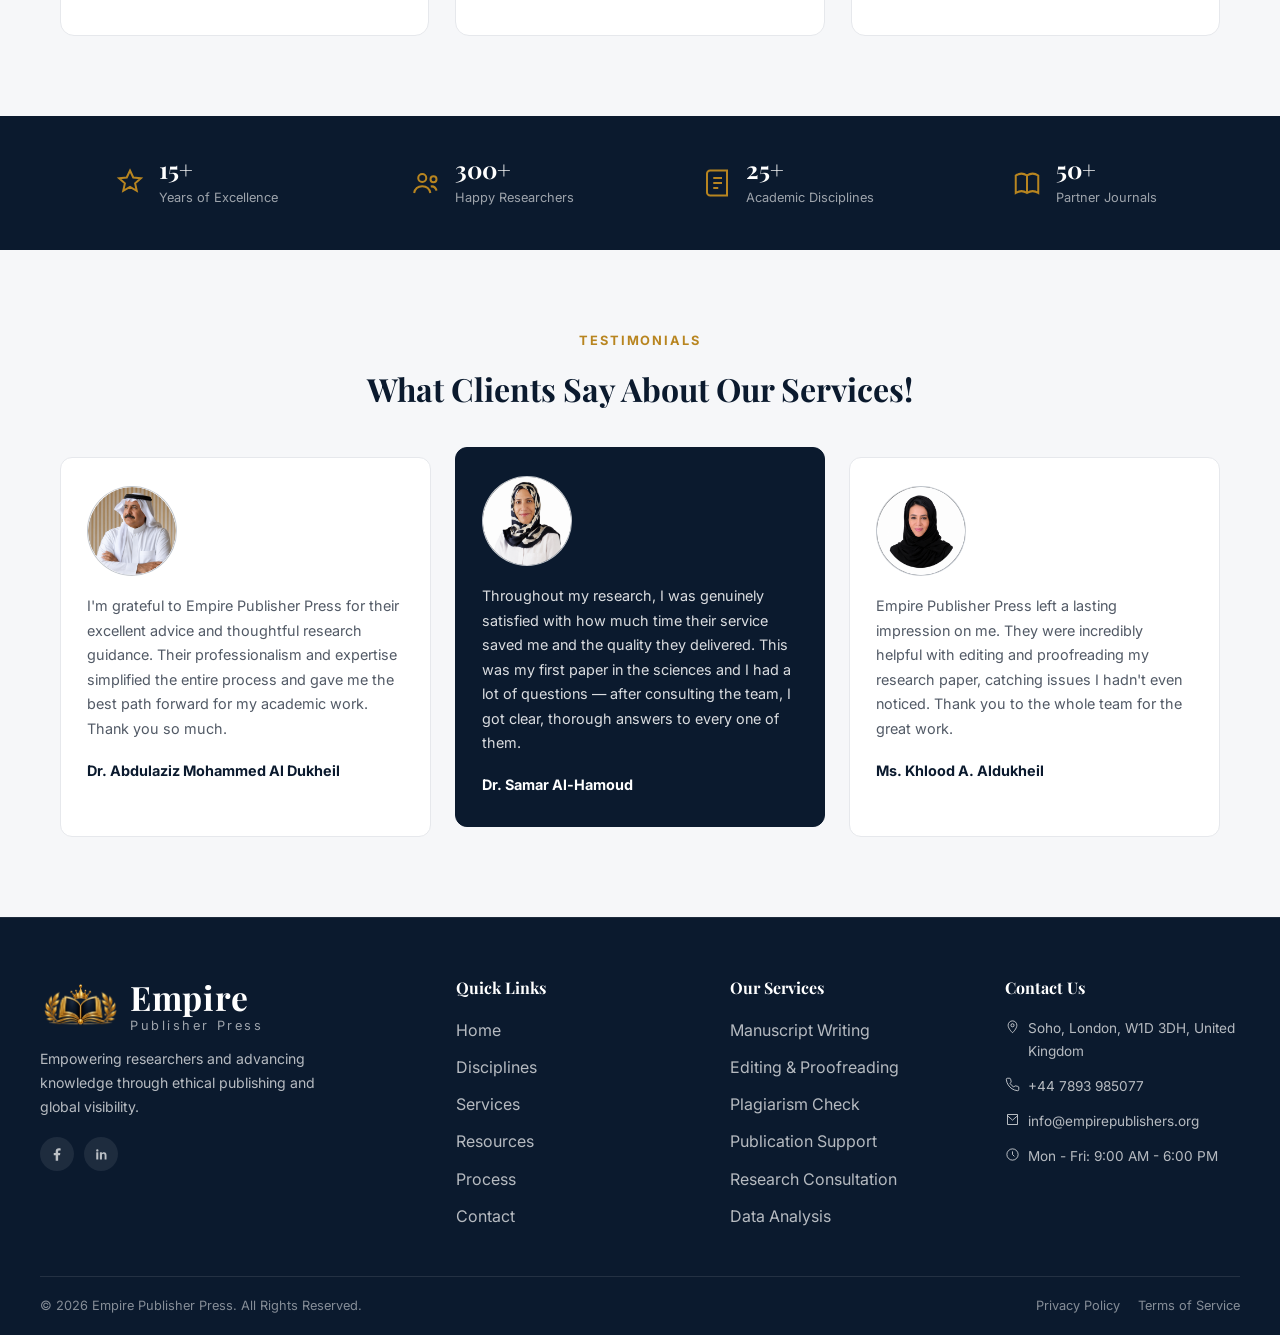
<file: service.html>
<!DOCTYPE html>
<html lang="en">
<head>
<meta charset="UTF-8">
<meta name="viewport" content="width=device-width, initial-scale=1.0">
<title>Services — Empire Publisher Press</title>
<link rel="shortcut icon" href="./images/logo .png" type="image/x-icon">
<meta name="description" content="Comprehensive publishing and research support services from Empire Publisher Press — manuscript writing, editing, plagiarism check, publication support, research consultation and data analysis.">
<link rel="preconnect" href="https://fonts.googleapis.com">
<link href="https://fonts.googleapis.com/css2?family=Playfair+Display:wght@600;700;800&family=Inter:wght@400;500;600;700&display=swap" rel="stylesheet">
<link rel="stylesheet" href="style.css">
</head>
<body>

<!-- ============ TOP BAR ============ -->
<div class="top-bar">
  <div class="top-bar__inner">
    <div class="top-bar__left">
      <a href="mailto:info@empirepublisherpress.com">
        <svg class="icon" viewBox="0 0 24 24" fill="none" stroke="currentColor" stroke-width="1.8"><path d="M4 4h16v16H4z"/><path d="m4 6 8 7 8-7"/></svg>
        info@empirepublishers.org
      </a>
      <a href="tel:+11234567890">
        <svg class="icon" viewBox="0 0 24 24" fill="none" stroke="currentColor" stroke-width="1.8"><path d="M22 16.9v3a2 2 0 0 1-2.2 2 19.8 19.8 0 0 1-8.6-3.1 19.5 19.5 0 0 1-6-6A19.8 19.8 0 0 1 2.1 4.2 2 2 0 0 1 4 2h3a2 2 0 0 1 2 1.7c.1 1 .3 2 .7 2.9a2 2 0 0 1-.4 2.1L8 10a16 16 0 0 0 6 6l1.3-1.3a2 2 0 0 1 2.1-.4c.9.4 1.9.6 2.9.7a2 2 0 0 1 1.7 2Z"/></svg>
        +44 7893 985077
      </a>
    </div>
    <div class="top-bar__right">
      <span class="top-bar__hours">

      <div class="top-bar__social">
        <a href="https://www.facebook.com/profile.php?id=61593679228188" aria-label="Facebook" target="_blank" rel="noopener"><svg class="icon" viewBox="0 0 24 24" fill="currentColor">
          <path d="M13 22v-9h3l.5-3.5H13V7.4c0-1 .3-1.7 1.8-1.7H17V2.4C16.6 2.3 15.4 2 14 2c-2.9 0-4.9 1.8-4.9 5v2.5H6V13h3.1v9H13Z"/></svg></a>
        <a href="https://www.linkedin.com/in/elesa-peterson-1802a2430?utm_source=share_via&utm_content=profile&utm_medium=member_android" aria-label="LinkedIn" target="_blank" rel="noopener">
          <svg class="icon" viewBox="0 0 24 24" fill="currentColor">
            <path d="M6.9 8.4H3.6V20H6.9V8.4ZM5.3 3.5A1.9 1.9 0 1 0 5.3 7.3 1.9 1.9 0 0 0 5.3 3.5ZM20.4 20H17V14c0-1.4 0-3.2-2-3.2s-2.3 1.5-2.3 3.1V20H9.4V8.4h3.2v1.6h.1c.4-.8 1.6-1.7 3.2-1.7 3.5 0 4.1 2.3 4.1 5.2V20Z"/></svg></a>
      </div>
    </div>
  </div>
</div>

<!-- ============ HEADER (same markup on every page) ============ -->
<header class="site-header" id="siteHeader">
  <div class="site-header__inner">
    <a href="index.html" class="logo">
      <img src="images/logo .png" alt="Empire Publisher Press logo" class="logo__mark" onerror="this.style.opacity='0'">
      <span class="logo__text"><strong>Empire</strong><span>Publisher Press</span></span>
    </a>

    <nav id="mainNav" class="main-nav">
      <ul class="main-nav__list">
        <li><a href="index.html">Home</a></li>
        <li><a href="disciplines.html">Disciplines </a></li>
        <li><a href="service.html" class="is-active">Services</a></li>
        <li><a href="resource.html">Resources </a></li>
        <li><a href="process.html">Process</a></li>
                <li><a href="accepted-paper.html">Accepted-Paper</a></li>
        <li><a href="contact.html">Contact</a></li>
      </ul>
    </nav>

    <a href="submission.html" class="btn btn--gold header-cta">Get A Quote</a>

    <button id="navToggle" class="nav-toggle" aria-label="Toggle menu">
      <span></span><span></span><span></span>
    </button>
  </div>
</header>

<!-- ============ PAGE HERO ============ -->
<section class="page-hero page-hero--tall">
  <img class="page-hero__bg" src="images/serviec-hero.png" alt="" onerror="this.style.opacity='0'">
  <div class="page-hero__overlay"></div>
  <div class="container page-hero__inner">
    <span class="eyebrow eyebrow--left">Our Services</span>
    <h1>Expert Support.<br><span>Exceptional Publishing.</span></h1>
    <p>Comprehensive publishing and research support services designed to empower scholars and researchers at every stage of their journey.</p>

    <div class="page-hero__stats">
      <div class="page-hero__stat">
        <svg viewBox="0 0 24 24" fill="none" stroke="currentColor" stroke-width="1.6"><path d="M12 2 3 7v6c0 5 4 8 9 9 5-1 9-4 9-9V7l-9-5Z"/></svg>
        <div><strong>15+</strong><span>Years of Excellence</span></div>
      </div>
      <span class="page-hero__stat-divider"></span>
      <div class="page-hero__stat">
        <svg viewBox="0 0 24 24" fill="none" stroke="currentColor" stroke-width="1.6"><path d="M4 19.5A2.5 2.5 0 0 1 6.5 17H20"/><path d="M6.5 2H20v20H6.5A2.5 2.5 0 0 1 4 19.5v-15A2.5 2.5 0 0 1 6.5 2Z"/></svg>
        <div><strong>500+</strong><span>Research Papers Published</span></div>
      </div>
    </div>
  </div>
</section>

<!-- ============ BREADCRUMB ============ -->
<div class="breadcrumb-bar">
  <div class="container breadcrumb-bar__inner">
    <svg viewBox="0 0 24 24" fill="none" stroke="currentColor" stroke-width="1.8"><path d="M3 11.5 12 4l9 7.5"/><path d="M5 10v10h14V10"/></svg>
    <a href="index.html">Home</a>
    <span>/</span>
    <span class="is-current">Services</span>
  </div>
</div>

<!-- ============ SERVICES GRID ============ -->
<section class="section section--alt">
  <div class="container">
    <div class="section-heading">
      <span class="eyebrow" style="justify-content:center;font-size:0.8rem;">Our Services</span>
      <h2>Comprehensive Publishing &amp; Research Services</h2>
      <p>We offer a wide range of professional services designed to support researchers and scholars in achieving publication success.</p>
    </div>

    <div class="service-grid">

      <div class="service-card">
        <span class="service-card__num">01</span>
        <span class="service-card__icon">
          <svg viewBox="0 0 24 24" fill="none" stroke="currentColor" stroke-width="1.6"><circle cx="11" cy="11" r="7"/><path d="m21 21-4.3-4.3"/><path d="M8 11h6M11 8v6"/></svg>
        </span>
        <h3>Research Assistance</h3>
        <p>Our specialists work alongside you at every stage of your research — from shaping a strong hypothesis to gathering and analyzing data — so your findings hold up to scrutiny and are ready for publication.</p>
        <a href="contact.html" class="service-card__link">Learn More <svg viewBox="0 0 24 24" fill="none" stroke="currentColor" stroke-width="2"><path d="M5 12h14M13 6l6 6-6 6"/></svg></a>
      </div>

      <div class="service-card">
        <span class="service-card__num">02</span>
        <span class="service-card__icon">
          <svg viewBox="0 0 24 24" fill="none" stroke="currentColor" stroke-width="1.6"><path d="M6.5 2H20v20H6.5A2.5 2.5 0 0 1 4 19.5v-15A2.5 2.5 0 0 1 6.5 2Z"/><path d="m9 12 2 2 4-4M9 16h6"/></svg>
        </span>
        <h3>Research Review</h3>
        <p>Our editors and proofreaders examine every manuscript closely, checking structure, language, and technical accuracy, and return specific, actionable feedback that raises your work to the standard top journals expect.</p>
        <a href="contact.html" class="service-card__link">Learn More <svg viewBox="0 0 24 24" fill="none" stroke="currentColor" stroke-width="2"><path d="M5 12h14M13 6l6 6-6 6"/></svg></a>
      </div>

      <div class="service-card">
        <span class="service-card__num">03</span>
        <span class="service-card__icon">
          <svg viewBox="0 0 24 24" fill="none" stroke="currentColor" stroke-width="1.6"><circle cx="12" cy="12" r="9"/><path d="M3 12h18M12 3a15 15 0 0 1 0 18 15 15 0 0 1 0-18Z"/></svg>
        </span>
        <h3>Ease of Access</h3>
        <p>Wherever you're based, our team is within reach. We've built our services to be simple to contact and quick to respond to, so distance or time zone never slows your progress.</p>
        <a href="contact.html" class="service-card__link">Learn More <svg viewBox="0 0 24 24" fill="none" stroke="currentColor" stroke-width="2"><path d="M5 12h14M13 6l6 6-6 6"/></svg></a>
      </div>

      <div class="service-card">
        <span class="service-card__num">04</span>
        <span class="service-card__icon">
          <svg viewBox="0 0 24 24" fill="none" stroke="currentColor" stroke-width="1.6"><path d="M8 12a4 4 0 1 0 8 0"/><circle cx="12" cy="12" r="9"/><path d="M12 3v2M12 19v2"/></svg>
        </span>
        <h3>Publication Consultant</h3>
        <p>From your first draft to final acceptance, we walk with you through every step of the publishing journey — pairing careful quality checks with an efficient process, so nothing is rushed and nothing is delayed.</p>
        <a href="contact.html" class="service-card__link">Learn More <svg viewBox="0 0 24 24" fill="none" stroke="currentColor" stroke-width="2"><path d="M5 12h14M13 6l6 6-6 6"/></svg></a>
      </div>

      <div class="service-card">
        <span class="service-card__num">05</span>
        <span class="service-card__icon">
          <svg viewBox="0 0 24 24" fill="none" stroke="currentColor" stroke-width="1.6"><circle cx="12" cy="12" r="9"/><path d="M12 7v5l3 3"/></svg>
        </span>
        <h3>Our Resources</h3>
        <p>We know researchers often work against tight deadlines. Our team is organized to move efficiently through each stage of publication, helping you meet your timeline without cutting corners on quality.</p>
        <a href="contact.html" class="service-card__link">Learn More <svg viewBox="0 0 24 24" fill="none" stroke="currentColor" stroke-width="2"><path d="M5 12h14M13 6l6 6-6 6"/></svg></a>
      </div>

      <div class="service-card">
        <span class="service-card__num">06</span>
        <span class="service-card__icon">
          <svg viewBox="0 0 24 24" fill="none" stroke="currentColor" stroke-width="1.6"><circle cx="9" cy="8" r="3.2"/><path d="M2.5 20c.6-3.4 3.2-5.5 6.5-5.5s5.9 2.1 6.5 5.5"/><circle cx="18" cy="9" r="2.4"/><path d="M15.8 14.8c2-.4 3.9.9 4.7 3.3"/></svg>
        </span>
        <h3>Our Experts</h3>
        <p>Our researchers and editors have worked directly with respected journals including Nature, Science, PLOS, De Gruyter, and IOP Publishing — experience that shapes how we prepare every manuscript we support.</p>
        <a href="contact.html" class="service-card__link">Learn More <svg viewBox="0 0 24 24" fill="none" stroke="currentColor" stroke-width="2"><path d="M5 12h14M13 6l6 6-6 6"/></svg></a>
      </div>

    </div>
  </div>
</section>

<!-- ============ STATS BAND ============ -->
<section class="stats-band">
  <div class="container stats-band__inner">
    <div class="stats-band__item">
      <svg viewBox="0 0 24 24" fill="none" stroke="currentColor" stroke-width="1.6"><path d="m12 2 2.6 5.6 6.1.6-4.6 4.1 1.3 6-5.4-3.1L6.6 18.3l1.3-6-4.6-4.1 6.1-.6L12 2Z"/></svg>
      <div><strong>15+</strong><span>Years of Excellence</span></div>
    </div>
    <div class="stats-band__item">
      <svg viewBox="0 0 24 24" fill="none" stroke="currentColor" stroke-width="1.6"><circle cx="9" cy="8" r="3.2"/><path d="M2.5 20c.6-3.4 3.2-5.5 6.5-5.5s5.9 2.1 6.5 5.5"/><circle cx="18" cy="9" r="2.4"/><path d="M15.8 14.8c2-.4 3.9.9 4.7 3.3"/></svg>
      <div><strong>300+</strong><span>Happy Researchers</span></div>
    </div>
    <div class="stats-band__item">
      <svg viewBox="0 0 24 24" fill="none" stroke="currentColor" stroke-width="1.6"><path d="M6.5 2H20v20H6.5A2.5 2.5 0 0 1 4 19.5v-15A2.5 2.5 0 0 1 6.5 2Z"/><path d="M9 8h7M9 12h7M9 16h4"/></svg>
      <div><strong>25+</strong><span>Academic Disciplines</span></div>
    </div>
    <div class="stats-band__item">
      <svg viewBox="0 0 24 24" fill="none" stroke="currentColor" stroke-width="1.6"><path d="M12 20c-3-2-6-2-9 0V6c3-2 6-2 9 0 3-2 6-2 9 0v14c-3-2-6-2-9 0Z"/><path d="M12 6v14"/></svg>
      <div><strong>50+</strong><span>Partner Journals</span></div>
    </div>
  </div>
</section>

<!-- ============ TESTIMONIALS (static 3-card) ============ -->
<section class="section section--alt">
  <div class="container">
    <div class="section-heading">
      <span class="eyebrow" style="justify-content:center;font-size:0.8rem;">Testimonials</span>
      <h2>What Clients Say About Our Services!</h2>
    </div>

    <div class="testi-static-grid">
      <div class="testi-static-card">
        <div class="avatar avatar--md"><img src="images/testimonial-9.png" alt="" onerror="this.style.opacity='0'"></div>
        <p>I'm grateful to Empire Publisher Press for their excellent advice and thoughtful research guidance. Their professionalism and expertise simplified the entire process and gave me the best path forward for my academic work. Thank you so much.</p>
        <strong>Dr. Abdulaziz Mohammed Al Dukheil</strong>
      </div>

      <div class="testi-static-card testi-static-card--highlight">
        <div class="avatar avatar--md"><img src="images/testimonial-7.png" alt="" onerror="this.style.opacity='0'"></div>
        <p>Throughout my research, I was genuinely satisfied with how much time their service saved me and the quality they delivered. This was my first paper in the sciences and I had a lot of questions — after consulting the team, I got clear, thorough answers to every one of them.</p>
        <strong>Dr. Samar Al-Hamoud</strong>
      </div>

      <div class="testi-static-card">
        <div class="avatar avatar--md"><img src="images/testimonial-8.png" alt="" onerror="this.style.opacity='0'"></div>
        <p>Empire Publisher Press left a lasting impression on me. They were incredibly helpful with editing and proofreading my research paper, catching issues I hadn't even noticed. Thank you to the whole team for the great work.</p>
        <strong>Ms. Khlood A. Aldukheil</strong>
      </div>
    </div>
  </div>
</section>


<!-- ============ FOOTER (same markup on every page) ============ -->
<footer class="site-footer">
  <div class="container footer-grid">
    <div class="footer-brand">
      <a href="index.html" class="logo">
        <img src="./images/logo .png" alt="Empire Publisher Press logo" class="logo__mark" onerror="this.style.opacity='0'">
        <span class="logo__text"><strong style="color:#fff">Empire</strong><span style="color:rgba(255,255,255,0.6)">Publisher Press</span></span>
      </a>
      <p>Empowering researchers and advancing knowledge through ethical publishing and global visibility.</p>
      <div class="footer-social">
        <a href="https://www.facebook.com/profile.php?id=61593679228188" aria-label="Facebook" target="_blank" rel="noopener">
          <svg viewBox="0 0 24 24" fill="currentColor"  >
            <path  d="M13 22v-9h3l.5-3.5H13V7.4c0-1 .3-1.7 1.8-1.7H17V2.4C16.6 2.3 15.4 2 14 2c-2.9 0-4.9 1.8-4.9 5v2.5H6V13h3.1v9H13Z"/></svg>
          </a>
      <a href="https://www.linkedin.com/in/elesa-peterson-1802a2430?utm_source=share_via&utm_content=profile&utm_medium=member_android" aria-label="LinkedIn" target="_blank" rel="noopener">
          <svg class="icon" viewBox="0 0 24 24" fill="currentColor">
            <path d="M6.9 8.4H3.6V20H6.9V8.4ZM5.3 3.5A1.9 1.9 0 1 0 5.3 7.3 1.9 1.9 0 0 0 5.3 3.5ZM20.4 20H17V14c0-1.4 0-3.2-2-3.2s-2.3 1.5-2.3 3.1V20H9.4V8.4h3.2v1.6h.1c.4-.8 1.6-1.7 3.2-1.7 3.5 0 4.1 2.3 4.1 5.2V20Z"/></svg></a>
    
      </div>
    </div>

    <div>
      <h5>Quick Links</h5>
      <ul>
        <li><a href="index.html">Home</a></li>
        <li><a href="disciplines.html">Disciplines</a></li>
        <li><a href="service.html">Services</a></li>
        <li><a href="resource.html">Resources</a></li>
        <li><a href="process.html">Process</a></li>
        <li><a href="contact.html">Contact</a></li>
      </ul>
    </div>

    <div>
      <h5>Our Services</h5>
      <ul>
        <li><a href="service.html">Manuscript Writing</a></li>
        <li><a href="service.html">Editing &amp; Proofreading</a></li>
        <li><a href="service.html">Plagiarism Check</a></li>
        <li><a href="service.html">Publication Support</a></li>
        <li><a href="service.html">Research Consultation</a></li>
        <li><a href="service.html">Data Analysis</a></li>
      </ul>
    </div>

    <div>
      <h5>Contact Us</h5>
      <div class="footer-contact-line">
        <svg viewBox="0 0 24 24" fill="none" stroke="currentColor" stroke-width="1.6"><path d="M12 22s7-6.4 7-12a7 7 0 1 0-14 0c0 5.6 7 12 7 12Z"/><circle cx="12" cy="10" r="2.5"/></svg>
                Soho, London, W1D 3DH, United Kingdom

      </div>
      <div class="footer-contact-line">
        <svg viewBox="0 0 24 24" fill="none" stroke="currentColor" stroke-width="1.6"><path d="M22 16.9v3a2 2 0 0 1-2.2 2 19.8 19.8 0 0 1-8.6-3.1 19.5 19.5 0 0 1-6-6A19.8 19.8 0 0 1 2.1 4.2 2 2 0 0 1 4 2h3a2 2 0 0 1 2 1.7c.1 1 .3 2 .7 2.9a2 2 0 0 1-.4 2.1L8 10a16 16 0 0 0 6 6l1.3-1.3a2 2 0 0 1 2.1-.4c.9.4 1.9.6 2.9.7a2 2 0 0 1 1.7 2Z"/></svg>
 +44 7893 985077
           </div>
      <div class="footer-contact-line">
        <svg viewBox="0 0 24 24" fill="none" stroke="currentColor" stroke-width="1.6"><path d="M4 4h16v16H4z"/><path d="m4 6 8 7 8-7"/></svg>
          info@empirepublishers.org  
      </div>
      <div class="footer-contact-line">
        <svg viewBox="0 0 24 24" fill="none" stroke="currentColor" stroke-width="1.6"><circle cx="12" cy="12" r="9"/><path d="M12 7v5l3 3"/></svg>
        Mon - Fri: 9:00 AM - 6:00 PM
      </div>
    </div>
  </div>

  <div class="container footer-bottom">
    <span>© 2026 Empire Publisher Press. All Rights Reserved.</span>
    <span class="footer-bottom__links">
      <a href="#">Privacy Policy</a>
      <a href="#">Terms of Service</a>
    </span>
  </div>
</footer>

<button id="backToTop" class="back-to-top" aria-label="Back to top">
  <svg width="18" height="18" viewBox="0 0 24 24" fill="none" stroke="currentColor" stroke-width="2.5"><path d="M12 19V5M5 12l7-7 7 7"/></svg>
</button>

<script src="js/app.js"></script>
</body>
</html>
</file>
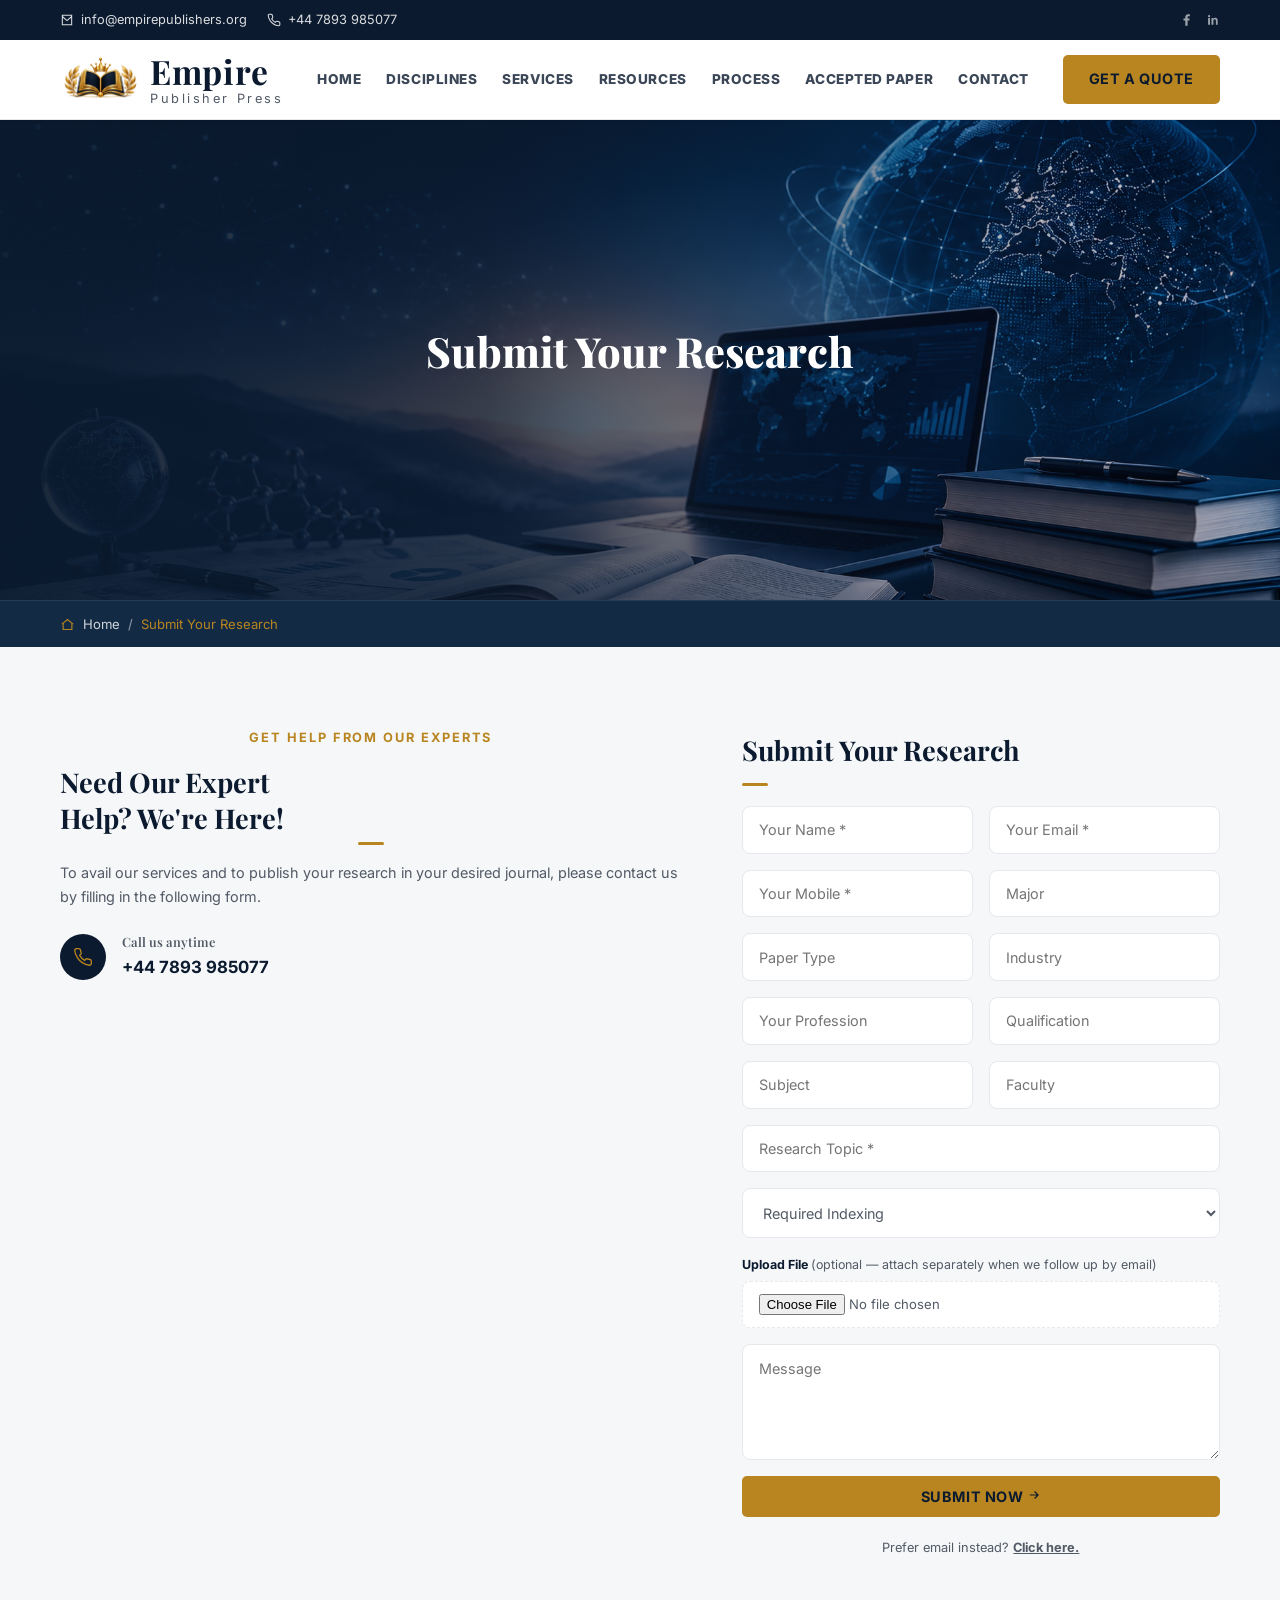
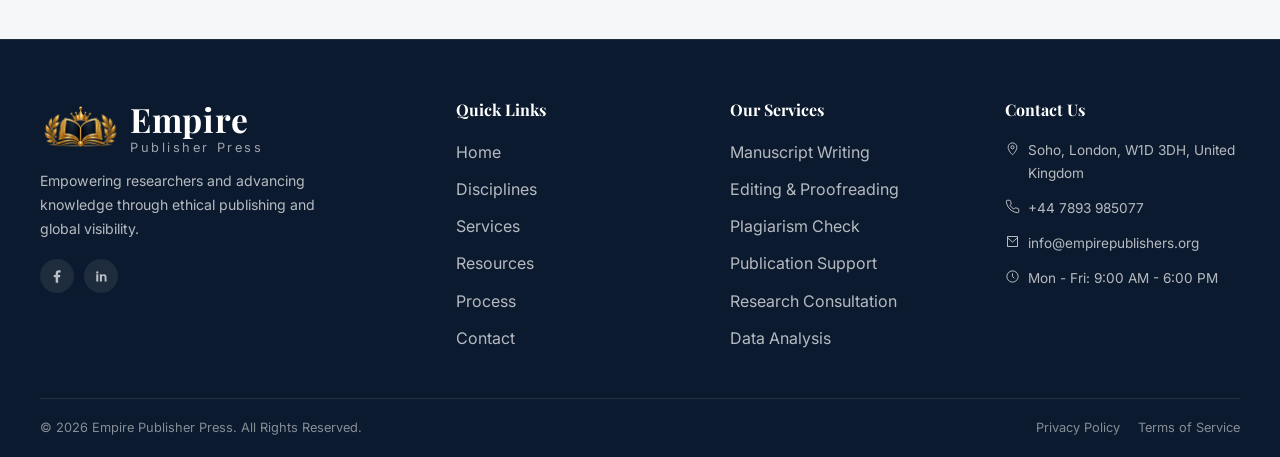
<file: submission.html>
<!DOCTYPE html>
<html lang="en">
<head>
<meta charset="UTF-8">
<meta name="viewport" content="width=device-width, initial-scale=1.0">
<title>Submit Your Research — Empire Publisher Press</title>
<link rel="shortcut icon" href="./images/logo .png" type="image/x-icon">
<meta name="description" content="Submit your manuscript to Empire Publisher Press — tell us about your paper and our editorial team will be in touch.">
<link rel="preconnect" href="https://fonts.googleapis.com">
<link href="https://fonts.googleapis.com/css2?family=Playfair+Display:wght@600;700;800&family=Inter:wght@400;500;600;700&display=swap" rel="stylesheet">
<link rel="stylesheet" href="style.css">
</head>
<body>

<!-- ============ TOP BAR ============ -->
<div class="top-bar">
  <div class="top-bar__inner">
    <div class="top-bar__left">
      <a href="mailto:info@empirepublisherpress.com">
        <svg class="icon" viewBox="0 0 24 24" fill="none" stroke="currentColor" stroke-width="1.8"><path d="M4 4h16v16H4z"/><path d="m4 6 8 7 8-7"/></svg>
        info@empirepublishers.org
      </a>
      <a href="tel:+11234567890">
        <svg class="icon" viewBox="0 0 24 24" fill="none" stroke="currentColor" stroke-width="1.8"><path d="M22 16.9v3a2 2 0 0 1-2.2 2 19.8 19.8 0 0 1-8.6-3.1 19.5 19.5 0 0 1-6-6A19.8 19.8 0 0 1 2.1 4.2 2 2 0 0 1 4 2h3a2 2 0 0 1 2 1.7c.1 1 .3 2 .7 2.9a2 2 0 0 1-.4 2.1L8 10a16 16 0 0 0 6 6l1.3-1.3a2 2 0 0 1 2.1-.4c.9.4 1.9.6 2.9.7a2 2 0 0 1 1.7 2Z"/></svg>
        +44 7893 985077
      </a>
    </div>
    <div class="top-bar__right">
      <span class="top-bar__hours">

      <div class="top-bar__social">
        <a href="https://www.facebook.com/profile.php?id=61593679228188" aria-label="Facebook" target="_blank" rel="noopener"><svg class="icon" viewBox="0 0 24 24" fill="currentColor">
          <path d="M13 22v-9h3l.5-3.5H13V7.4c0-1 .3-1.7 1.8-1.7H17V2.4C16.6 2.3 15.4 2 14 2c-2.9 0-4.9 1.8-4.9 5v2.5H6V13h3.1v9H13Z"/></svg></a>
        <a href="https://www.linkedin.com/in/elesa-peterson-1802a2430?utm_source=share_via&utm_content=profile&utm_medium=member_android" aria-label="LinkedIn" target="_blank" rel="noopener">
          <svg class="icon" viewBox="0 0 24 24" fill="currentColor">
            <path d="M6.9 8.4H3.6V20H6.9V8.4ZM5.3 3.5A1.9 1.9 0 1 0 5.3 7.3 1.9 1.9 0 0 0 5.3 3.5ZM20.4 20H17V14c0-1.4 0-3.2-2-3.2s-2.3 1.5-2.3 3.1V20H9.4V8.4h3.2v1.6h.1c.4-.8 1.6-1.7 3.2-1.7 3.5 0 4.1 2.3 4.1 5.2V20Z"/></svg></a>
      </div>
    </div>
  </div>
</div>

<!-- ============ HEADER (same markup on every page) ============ -->
<header class="site-header" id="siteHeader">
  <div class="site-header__inner">
    <a href="index.html" class="logo">
      <img src="images/logo .png" alt="Empire Publisher Press logo" class="logo__mark" onerror="this.style.opacity='0'">
      <span class="logo__text"><strong>Empire</strong><span>Publisher Press</span></span>
    </a>

    <nav id="mainNav" class="main-nav">
      <ul class="main-nav__list">
        <li><a href="index.html">Home</a></li>
        <li><a href="disciplines.html">Disciplines </a></li>
        <li><a href="service.html">Services</a></li>
        <li><a href="resource.html">Resources </a></li>
        <li><a href="process.html">Process</a></li>
        <li><a href="accepted-paper.html">Accepted Paper</a></li>
        <li><a href="contact.html">Contact</a></li>
      </ul>
    </nav>

    <a href="submission.html" class="btn btn--gold header-cta">Get A Quote</a>

    <button id="navToggle" class="nav-toggle" aria-label="Toggle menu">
      <span></span><span></span><span></span>
    </button>
  </div>
</header>

<!-- ============ HERO ============ -->
<section class="page-hero">
  <img class="page-hero__bg" src="images/submission-hero.png" alt="" onerror="this.style.opacity='0'">
  <div class="page-hero__overlay"></div>
  <div class="container page-hero__inner">
    <h1 style="font-size:2.6rem;">Submit Your Research</h1>
  </div>
</section>

<!-- ============ BREADCRUMB ============ -->
<div class="breadcrumb-bar">
  <div class="container breadcrumb-bar__inner">
    <svg viewBox="0 0 24 24" fill="none" stroke="currentColor" stroke-width="1.8"><path d="M3 11.5 12 4l9 7.5"/><path d="M5 10v10h14V10"/></svg>
    <a href="index.html">Home</a>
    <span>/</span>
    <span class="is-current">Submit Your Research</span>
  </div>
</div>

<!-- ============ SUBMISSION FORM ============ -->
<section class="section section--alt">
  <div class="container contact-grid">

    <div class="contact-grid__details" style="order:1;">
      <span class="eyebrow" style="font-size:0.8rem;">Get Help From Our Experts</span>
      <h2 style="font-size:1.7rem;margin:10px 0 6px;">Need Our Expert<br>Help? We're Here!</h2>
      <span class="process-step__dot" style="margin-bottom:16px;"></span>
      <p style="font-size:0.9rem;color:var(--body-c);margin-bottom:24px;">To avail our services and to publish your research in your desired journal, please contact us by filling in the following form.</p>

      <div class="contact-detail" style="border:none;padding:0;margin:0;">
        <span class="contact-detail__icon">
          <svg viewBox="0 0 24 24" fill="none" stroke="currentColor" stroke-width="1.6"><path d="M22 16.9v3a2 2 0 0 1-2.2 2 19.8 19.8 0 0 1-8.6-3.1 19.5 19.5 0 0 1-6-6A19.8 19.8 0 0 1 2.1 4.2 2 2 0 0 1 4 2h3a2 2 0 0 1 2 1.7c.1 1 .3 2 .7 2.9a2 2 0 0 1-.4 2.1L8 10a16 16 0 0 0 6 6l1.3-1.3a2 2 0 0 1 2.1-.4c.9.4 1.9.6 2.9.7a2 2 0 0 1 1.7 2Z"/></svg>
        </span>
        <div>
          <h4 style="font-size:0.8rem;color:var(--body-c);font-weight:600;">Call us anytime</h4>
          <p style="font-size:1.05rem;color:var(--navy);font-weight:700;">+44 7893 985077</p>
        </div>
      </div>
    </div>

    <div class="contact-grid__form" style="order:2;">
      <h2 style="font-size:1.7rem;">Submit Your Research</h2>
      <span class="process-step__dot" style="margin:14px 0 20px;"></span>

      <form class="contact-form" id="submissionForm">
        <div style="display:grid;grid-template-columns:1fr 1fr;gap:16px;">
          <input type="text" id="sfName" placeholder="Your Name *" required>
          <input type="email" id="sfEmail" placeholder="Your Email *" required>
          <input type="tel" id="sfMobile" placeholder="Your Mobile *" required>
          <input type="text" id="sfMajor" placeholder="Major">
          <input type="text" id="sfPaperType" placeholder="Paper Type">
          <input type="text" id="sfIndustry" placeholder="Industry">
          <input type="text" id="sfProfession" placeholder="Your Profession">
          <input type="text" id="sfQualification" placeholder="Qualification">
          <input type="text" id="sfSubject" placeholder="Subject">
          <input type="text" id="sfFaculty" placeholder="Faculty">
          <input type="text" id="sfTopic" placeholder="Research Topic *" required style="grid-column:1 / -1;">
          <select id="sfIndexing" style="grid-column:1 / -1;">
            <option value="" disabled selected>Required Indexing</option>
            <option>Scopus</option>
            <option>Web of Science</option>
            <option>PubMed</option>
            <option>DOAJ</option>
            <option>Not Sure</option>
          </select>
        </div>

        <div class="contact-form__file">
          <label for="sfFile">Upload File <span>(optional — attach separately when we follow up by email)</span></label>
          <input type="file" id="sfFile">
        </div>

        <textarea id="sfMessage" rows="5" placeholder="Message"></textarea>

        <button type="submit" class="btn btn--gold" style="width:100%;justify-content:center;">
          Submit Now
          <svg viewBox="0 0 24 24" fill="none" stroke="currentColor" stroke-width="2" style="width:14px;height:14px;">
            <path d="M5 12h14M13 6l6 6-6 6"/></svg>
        </button>
        <p class="contact-form__hint">Prefer email instead? 
          <button type="button" id="sfViaEmail" class="contact-form__hint-link">Click here.</button></p>
      </form>
    </div>

  </div>
</section>

<!-- ============ FOOTER (same markup on every page) ============ -->
<footer class="site-footer">
  <div class="container footer-grid">
    <div class="footer-brand">
      <a href="index.html" class="logo">
        <img src="./images/logo .png" alt="Empire Publisher Press logo" class="logo__mark" onerror="this.style.opacity='0'">
        <span class="logo__text"><strong style="color:#fff">Empire</strong><span style="color:rgba(255,255,255,0.6)">Publisher Press</span></span>
      </a>
      <p>Empowering researchers and advancing knowledge through ethical publishing and global visibility.</p>
      <div class="footer-social">
        <a href="https://www.facebook.com/profile.php?id=61593679228188" aria-label="Facebook" target="_blank" rel="noopener"><svg viewBox="0 0 24 24" fill="currentColor"><path d="M13 22v-9h3l.5-3.5H13V7.4c0-1 .3-1.7 1.8-1.7H17V2.4C16.6 2.3 15.4 2 14 2c-2.9 0-4.9 1.8-4.9 5v2.5H6V13h3.1v9H13Z"/></svg></a>
      <a href="https://www.linkedin.com/in/elesa-peterson-1802a2430?utm_source=share_via&utm_content=profile&utm_medium=member_android" aria-label="LinkedIn" target="_blank" rel="noopener">
          <svg class="icon" viewBox="0 0 24 24" fill="currentColor">
            <path d="M6.9 8.4H3.6V20H6.9V8.4ZM5.3 3.5A1.9 1.9 0 1 0 5.3 7.3 1.9 1.9 0 0 0 5.3 3.5ZM20.4 20H17V14c0-1.4 0-3.2-2-3.2s-2.3 1.5-2.3 3.1V20H9.4V8.4h3.2v1.6h.1c.4-.8 1.6-1.7 3.2-1.7 3.5 0 4.1 2.3 4.1 5.2V20Z"/></svg></a>
    
      </div>
    </div>

    <div>
      <h5>Quick Links</h5>
      <ul>
        <li><a href="index.html">Home</a></li>
        <li><a href="disciplines.html">Disciplines</a></li>
        <li><a href="service.html">Services</a></li>
        <li><a href="resource.html">Resources</a></li>
        <li><a href="process.html">Process</a></li>
        <li><a href="contact.html">Contact</a></li>
      </ul>
    </div>

    <div>
      <h5>Our Services</h5>
      <ul>
        <li><a href="service.html">Manuscript Writing</a></li>
        <li><a href="service.html">Editing &amp; Proofreading</a></li>
        <li><a href="service.html">Plagiarism Check</a></li>
        <li><a href="service.html">Publication Support</a></li>
        <li><a href="service.html">Research Consultation</a></li>
        <li><a href="service.html">Data Analysis</a></li>
      </ul>
    </div>

    <div>
      <h5>Contact Us</h5>
      <div class="footer-contact-line">
        <svg viewBox="0 0 24 24" fill="none" stroke="currentColor" stroke-width="1.6"><path d="M12 22s7-6.4 7-12a7 7 0 1 0-14 0c0 5.6 7 12 7 12Z"/><circle cx="12" cy="10" r="2.5"/></svg>
        Soho, London, W1D 3DH, United Kingdom
      </div>
      <div class="footer-contact-line">
        <svg viewBox="0 0 24 24" fill="none" stroke="currentColor" stroke-width="1.6"><path d="M22 16.9v3a2 2 0 0 1-2.2 2 19.8 19.8 0 0 1-8.6-3.1 19.5 19.5 0 0 1-6-6A19.8 19.8 0 0 1 2.1 4.2 2 2 0 0 1 4 2h3a2 2 0 0 1 2 1.7c.1 1 .3 2 .7 2.9a2 2 0 0 1-.4 2.1L8 10a16 16 0 0 0 6 6l1.3-1.3a2 2 0 0 1 2.1-.4c.9.4 1.9.6 2.9.7a2 2 0 0 1 1.7 2Z"/></svg>
 +44 7893 985077
           </div>
      <div class="footer-contact-line">
        <svg viewBox="0 0 24 24" fill="none" stroke="currentColor" stroke-width="1.6"><path d="M4 4h16v16H4z"/><path d="m4 6 8 7 8-7"/></svg>
          info@empirepublishers.org  
      </div>
      <div class="footer-contact-line">
        <svg viewBox="0 0 24 24" fill="none" stroke="currentColor" stroke-width="1.6"><circle cx="12" cy="12" r="9"/><path d="M12 7v5l3 3"/></svg>
        Mon - Fri: 9:00 AM - 6:00 PM
      </div>
    </div>
  </div>

  <div class="container footer-bottom">
    <span>© 2026 Empire Publisher Press. All Rights Reserved.</span>
    <span class="footer-bottom__links">
      <a href="#">Privacy Policy</a>
      <a href="#">Terms of Service</a>
    </span>
  </div>
</footer>

<button id="backToTop" class="back-to-top" aria-label="Back to top">
  <svg width="18" height="18" viewBox="0 0 24 24" fill="none" stroke="currentColor" stroke-width="2.5"><path d="M12 19V5M5 12l7-7 7 7"/></svg>
</button>

<script src="js/app.js"></script>
</body>
</html>
</file>
<file: style.css>
/* ==========================================================================
   Empire Publisher Press — style.css
   Plain custom CSS (no framework). One file for the whole site.
   ========================================================================== */

:root {
  --navy: #0B1A2E;
  --navy-light: #132A45;
  --gold: #b88520;
  --gold-light: #c4963a;
  --offwhite: #F6F7F9;
  --body-c: #525a66;
  --border-c: #E6E8EC;
  --white: #FFFFFF;
}

* { box-sizing: border-box; margin: 0; padding: 0; }
html { scroll-behavior: smooth; }

body {
  font-family: 'Inter', sans-serif;
  color: var(--body-c);
  line-height: 1.7;
  background: var(--white);
  -webkit-font-smoothing: antialiased;
}

h1, h2, h3, h4, h5 {
  font-family: 'Playfair Display', Georgia, serif;
  color: var(--navy);
  line-height: 1.3;
}

a { text-decoration: none; color: inherit; }
img { max-width: 100%; display: block; }
ul { list-style: none; }
button { font-family: inherit; cursor: pointer; }

.container {
  max-width: 1200px;
  margin: 0 auto;
  padding: 0 20px;
}

.section { padding: 80px 0; }
.section--alt { background: var(--offwhite); }
.section--navy { background: var(--navy); color: rgba(255,255,255,0.75); }

.eyebrow {
  display: flex;
  align-items: center;
  justify-content: center;
  gap: 12px;
  color: var(--gold);
  font-size: 1.8rem;
  font-weight: 700;
  text-transform: uppercase;
  letter-spacing: 0.15em;
  margin-bottom: 16px;
}
.eyebrow--left { justify-content: flex-start; }
.eyebrow--left::after { display: none; }

.section-heading { text-align: center; max-width: 640px; margin: 0 auto 48px; }
.section-heading h2 { font-size: 2rem; font-weight: 700; margin-bottom: 12px; }
.section-heading p { color: var(--body-c); }

/* --------------------------------------------------------------------------
   TOP BAR
   -------------------------------------------------------------------------- */
.top-bar {
  background: var(--navy);
  color: rgba(255,255,255,0.85);
  font-size: 0.8rem;
}
.top-bar__inner {
  max-width: 1200px;
  margin: 0 auto;
  padding: 9px 20px;
  display: flex;
  flex-wrap: wrap;
  align-items: center;
  justify-content: space-between;
  gap: 12px;
}
.top-bar__left { display: flex; align-items: center; gap: 20px; flex-wrap: wrap; }
.top-bar__right { display: flex; align-items: center; gap: 16px; }
.top-bar a, .top-bar span { display: flex; align-items: center; gap: 7px; color: inherit; }
.top-bar a:hover { color: var(--gold); }
.top-bar__hours { opacity: 0.7; }
.top-bar__social { display: flex; gap: 12px; }
.icon { width: 14px; height: 14px; flex-shrink: 0; }

@media (max-width: 700px) {
  .top-bar__hours { display: none; }
}

/* --------------------------------------------------------------------------
   HEADER / LOGO / NAV
   -------------------------------------------------------------------------- */
.site-header {
  background: var(--white);
  border-bottom: 1px solid var(--border-c);
  box-shadow: 0 1px 3px rgba(0,0,0,0.04);
  position: sticky;
  top: 0;
  z-index: 100;
  transition: box-shadow 0.25s ease;
}
.site-header.is-scrolled { box-shadow: 0 10px 24px rgba(11,26,46,0.12); }
.site-header__inner {
  max-width: 1200px;
  margin: 0 auto;
  padding: 12px 20px;
  display: flex;
  align-items: center;
  justify-content: space-between;
  gap: 24px;
}

.logo {
  display: flex;
  align-items: center;
  gap: 10px;
  white-space: nowrap;
}
.logo__mark {
  width: 80px;
  height:50px;
  object-fit: contain;
  flex-shrink: 0;

}
.logo__text {
   line-height: 1.15;
   }
.logo__text strong { 
  display: block;
   font-family: 'Playfair Display', serif;
    font-weight: 700; 
   font-size: 2.1rem;
    color: var(--navy); 
   letter-spacing: 0.02em;
   }
.logo__text span { 
  display: block; 
  font-size: 0.80rem; 
  letter-spacing: 0.2em;
   color: var(--body-c);
    margin-top: 2px; }

.main-nav__list {
  display: flex;
  align-items: center;
  gap: 25px;
}
.main-nav__list a {
  position: relative;
  font-size: 0.85rem;
  font-weight: 800;
  text-transform: uppercase;
  letter-spacing: 0.04em;
  color: var(--navy);
  opacity: 0.8;
  padding: 6px 0;
  display: flex;
  align-items: center;
  gap: 5px;
}
.main-nav__list a:hover,
.main-nav__list a.is-active { opacity: 1; color: var(--gold); }
.main-nav__list a::after {
  content: "";
  position: absolute;
  left: 0; bottom: -2px;
  width: 0; height: 2px;
  background: var(--gold);
  transition: width 0.2s ease;
}
.main-nav__list a:hover::after ,
.main-nav__list a.is-active::after { width: 100%; }
.main-nav__list svg { width: 11px; height: 11px; }

.btn {
  display: inline-block;
  padding: 12px 26px;
  border-radius: 5px;
  font-size: 0.90rem;
  font-weight: 700;
  text-transform: uppercase;
  letter-spacing: 0.04em;
  border: none;
  transition: background 0.2s ease, transform 0.15s ease, border-color 0.2s ease, color 0.2s ease;
  cursor: pointer;
}
.btn:hover {
   transform: translateY(-2px);
    box-shadow: 0 10px 22px rgba(9, 23, 41, 0.555); 

}
.btn:active { transform: translateY(0); box-shadow: none; }
.btn--gold { background: var(--gold); color: var(--navy); }
.btn--gold:hover { background: var(--white); color: var(--gold); }
.btn--navy { background: var(--navy); color: var(--white); }
.btn--navy:hover { background: var(--gold);  color: var(--navy);}
.btn--outline { background: transparent; border: 1.5px solid rgba(255,255,255,0.5); color: var(--white); }
.btn--outline:hover { background: rgba(255,255,255,0.12); color: var(--gold);
  border-color: var(--gold); box-shadow: 0 10px 22px rgba(0,0,0,0.2); }

.header-cta { display: none; }
.nav-toggle {
  display: none;
  flex-direction: column;
  justify-content: space-between;
  width: 26px;
  height: 20px;
  background: none;
  border: none;
}
.nav-toggle span { display: block; height: 2px; width: 100%; background: var(--navy); border-radius: 2px; transition: transform 0.25s ease, opacity 0.25s ease; }
.nav-toggle.is-open span:nth-child(1) { transform: translateY(9px) rotate(45deg); }
.nav-toggle.is-open span:nth-child(2) { opacity: 0; }
.nav-toggle.is-open span:nth-child(3) { transform: translateY(-9px) rotate(-45deg); }

@media (min-width: 861px) {
  .header-cta { display: inline-block; }
}

@media (max-width: 860px) {
  .nav-toggle { display: flex; }
  .main-nav {
    position: fixed;
    top: 0; right: 0; bottom: 0;
    width: min(78vw, 300px);
    background: var(--white);
    box-shadow: -10px 0 30px rgba(0,0,0,0.12);
    transform: translateX(100%);
    transition: transform 0.28s ease;
    padding: 90px 26px 26px;
    z-index: 90;
  }
  .main-nav.is-open { transform: translateX(0); }
  .main-nav__list { flex-direction: column; align-items: flex-start; gap: 20px; }
  .main-nav__list a { font-size: 1rem; }
  .main-nav__cta { margin-top: 10px; }
}

/* --------------------------------------------------------------------------
   HERO SLIDER
   -------------------------------------------------------------------------- */
.hero {
  position: relative;
  overflow: hidden;
  background: linear-gradient(160deg, var(--navy), var(--navy-light));
}
.hero-slide {
  display: none;
  position: relative;
  min-height: 550px;
  align-items: center;
}
.hero-slide.is-active { display: flex; }
.hero-slide__bg {
  position: absolute;
  inset: 0;
  width: 100%;
  height: 100%;
  object-fit: cover;
  object-position: center;
  z-index: 0;
  transition: opacity 0.2s ease;
}
.hero-slide__overlay {
  position: absolute;
  inset: 0;
  z-index: 1;
  background:
    linear-gradient(180deg, rgba(11, 26, 46, 0.863) 0% , rgba(11, 26, 46, 0.507)10% , rgba(11, 26, 46, 0.212)20%),
    linear-gradient(120deg, rgba(11, 26, 46, 0.301), rgba(11,26,46,0.2));
}
.hero-slide__inner {
  position: relative;
  z-index: 2;
  max-width: 760px;
  margin: 0 auto;
  padding: 90px 20px 70px;
  text-align: center;
}
.hero-slide h1 {
  color: var(--white);
  font-size: 2.6rem;
  font-weight: 700;
  margin-bottom: 18px;
  line-height: 1.25;
}
.hero-slide h1 span {
   color: var(--gold);
   }
.hero-slide p {
  color: rgba(255,255,255,0.85);
  max-width: 520px;
  margin: 0 auto 30px;
  font-size: 1.05rem;
}
.hero-slide__actions { display: flex; justify-content: center; gap: 16px; flex-wrap: wrap; }

.hero-arrow {
  position: absolute;
  top: 50%;
  transform: translateY(-50%);
  width: 40px; height: 40px;
  border-radius: 50%;
  background: rgba(255,255,255,0.14);
  border: 1px solid rgba(255,255,255,0.3);
  color: var(--white);
  display: flex; align-items: center; justify-content: center;
  z-index: 5;
  transition: background 0.2s ease, border-color 0.2s ease, color 0.2s ease;
}
.hero-arrow:hover { background: var(--gold); border-color: var(--gold); color: var(--navy); }
.hero-arrow--left { left: 16px; }
.hero-arrow--right { right: 16px; }

.hero-dots {
  display: flex;
  justify-content: center;
  gap: 8px;
  position: absolute;
  left: 0;
  right: 0;
  bottom: 20px;
  z-index: 5;
}
.hero-dots button { width: 9px; height: 9px; border-radius: 50%; border: none; background: rgba(255,255,255,0.35); padding: 0; cursor: pointer; }
.hero-dots button.is-active { background: var(--gold); width: 22px; border-radius: 5px; transition: width 0.25s ease, background 0.25s ease; }

@media (max-width: 640px) {
  .hero-arrow { display: none; }
  .hero-slide { min-height: 520px; }
  .hero-slide h1 { font-size: 1.9rem; }
}

/* --------------------------------------------------------------------------
   DISCIPLINES / SERVICES CARD GRIDS
   -------------------------------------------------------------------------- */
.grid-8 { display: grid; grid-template-columns: repeat(4, 1fr); gap: 16px; }
.grid-6 { display: grid; grid-template-columns: repeat(3, 1fr); gap: 20px; }

.card {
  background: var(--white);
  border: 1px solid var(--border-c);
  border-radius: 12px;
  padding: 22px;
  text-align: center;
  transition: transform 0.3s cubic-bezier(.2,.8,.2,1), box-shadow 0.3s ease, border-color 0.3s ease;
  display: block;
}
.card:hover { transform: translateY(-6px); box-shadow: 0 18px 34px rgba(11,26,46,0.12); border-color: var(--gold); }
.card__icon { width: 30px; height: 30px; color: var(--gold); margin: 0 auto 12px; transition: transform 0.3s ease; }
.card:hover .card__icon { transform: scale(1.12); }
.card h4 { font-size: 0.85rem; font-weight: 700; line-height: 1.4; }

.card--service { text-align: left; padding: 26px; }
.card--service .card__icon { margin: 0 0 14px; }
.card--service h4 { font-size: 1rem; margin-bottom: 8px; }
.card--service p { font-size: 0.85rem; color: var(--body-c); }

@media (max-width: 900px) { .grid-8 { grid-template-columns: repeat(2, 1fr); } .grid-6 { grid-template-columns: repeat(2, 1fr); } }
@media (max-width: 500px) { .grid-8 { grid-template-columns: 1fr 1fr; } }

/* --------------------------------------------------------------------------
   ABOUT
   -------------------------------------------------------------------------- */
.about-grid { display: grid; grid-template-columns: 1fr 1fr; gap: 56px; align-items: center; }
.about-image { border-radius: 16px; overflow: hidden; aspect-ratio: 4/3; background: linear-gradient(135deg, var(--offwhite), #e4e9f1); border: 1.5px dashed rgba(11,26,46,0.18); }
.about-image img { width: 100%; height: 100%; object-fit: cover; }
.about-copy h2 { font-size: 2rem; margin-bottom: 14px; }
.about-copy p { margin-bottom: 24px; }
.about-points { display: flex; flex-wrap: wrap; gap: 26px; margin-bottom: 28px; }
.about-points div { display: flex; align-items: center; gap: 8px; font-weight: 600; font-size: 0.9rem; color: var(--navy); }
.about-points svg { width: 18px; height: 18px; color: var(--navy); }

@media (max-width: 860px) {
  .about-grid { grid-template-columns: 1fr; gap: 32px; }
}

/* --------------------------------------------------------------------------
   PUBLISHED PAPERS CAROUSEL
   -------------------------------------------------------------------------- */
.papers-wrap { position: relative; }
.papers-track {
  display: flex;
  gap: 16px;
  overflow-x: auto;
  scroll-snap-type: x mandatory;
  scrollbar-width: none;
  padding-bottom: 4px;
}
.papers-track::-webkit-scrollbar { display: none; }
.paper-thumb {
  flex-shrink: 0;
  width: 220px;
  height: 250px;
  /* aspect-ratio: 1/1; */
  border-radius: 5px;
  overflow: hidden;
  background: rgba(255,255,255,0.06);
  border: 2px solid rgba(255,255,255,0.2);
  scroll-snap-align: start;
}
.paper-thumb img { width: 100%; height: 100%; object-fit: cover; }
.papers-dots { display: flex; justify-content: center; gap: 8px; margin-top: 28px; }
.papers-dots button { width: 9px; height: 9px; border-radius: 50%; border: none; background: rgba(255,255,255,0.25); padding: 0; }
.papers-dots button.is-active { background: var(--gold); }

@media (max-width: 640px) { .paper-thumb { width: 150px; } }

/* --------------------------------------------------------------------------
   OUR GOAL + QUOTE FORM
   -------------------------------------------------------------------------- */
.goal-grid { display: grid; grid-template-columns: 1fr 1fr; gap: 56px; align-items: start; }
.goal-copy h2 { font-size: 2rem; margin-bottom: 14px; }
.goal-copy > p { margin-bottom: 36px; }
.stats-row { display: grid; grid-template-columns: repeat(4, 1fr); gap: 22px; }
.stat svg { width: 22px; height: 22px; color: var(--gold); margin-bottom: 8px; }
.stat strong { display: block; font-family: 'Playfair Display', serif; font-size: 1.6rem; color: var(--navy); }
.stat span { font-size: 0.78rem; }

.quote-box { background: var(--navy); border-radius: 16px; padding: 34px; }
.quote-box h3 { color: var(--white); font-size: 1.4rem; margin-bottom: 6px; }
.quote-box > p { color: rgba(255,255,255,0.55); font-size: 0.88rem; margin-bottom: 24px; }
.quote-form-row { display: grid; grid-template-columns: 1fr 1fr; gap: 14px; margin-bottom: 14px; }
.quote-box input,
.quote-box textarea {
  width: 100%;
  padding: 12px 14px;
  border-radius: 6px;
  background: rgba(255,255,255,0.08);
  border: 1px solid rgba(255,255,255,0.15);
  color: var(--gold-light);
  font-size: 0.88rem;
  font-family: inherit;
  margin-bottom: 14px;
}
.quote-box select{
   width: 100%;
  padding: 12px 14px;
  border-radius: 6px;
  background: rgba(255,255,255,0.08);
  border: 1px solid rgba(255,255,255,0.15);
  color: var(--gold-light);
  font-size: 0.88rem;
  font-family: inherit;
  margin-bottom: 14px;
}
.quote-box input::placeholder,
.quote-box textarea::placeholder { color: rgba(255,255,255,0.45); }
.quote-box input:focus,
.quote-box select:focus,
.quote-box textarea:focus { outline: none; border-color: var(--gold); }
.quote-box textarea { min-height: 100px; resize: vertical; }

@media (max-width: 860px) {
  .goal-grid { grid-template-columns: 1fr; gap: 34px; }
  .stats-row { grid-template-columns: 1fr 1fr; }
}
@media (max-width: 480px) { .quote-form-row { grid-template-columns: 1fr; } }

/* --------------------------------------------------------------------------
   TEAM + TESTIMONIALS
   -------------------------------------------------------------------------- */
.team-testimonial-grid { display: grid; grid-template-columns: 1fr 1fr; gap: 56px; }
.team-heading, .testimonial-heading { margin-bottom: 20px; }
.team-heading h2, .testimonial-heading h2 { font-size: 1.5rem; }
.team-row { display: grid; grid-template-columns: repeat(4, 1fr); gap: 18px; }
.team-member { text-align: center; }
.avatar { border-radius: 50%; overflow: hidden; background: linear-gradient(135deg, var(--offwhite), #e4e9f1); 
  border: 1.5px solid rgba(6, 18, 32, 0.18); margin: 0 auto 10px; transition: box-shadow 0.2s ease; }
.avatar--sm { width: 180px; height:180px; }
.avatar--md { width: 90px; height: 90px; }
.avatar img { width: 100%; height: 100%; object-fit: cover; }
.team-member:hover .avatar { box-shadow: 0 0 0 3px var(--gold); }
.team-member h4 { font-size: 0.85rem; margin-bottom: 2px; }
.team-member p { font-size: 0.75rem; }

.testimonial-card { background: var(--white); border: 1px solid var(--border-c); border-radius: 16px; padding: 32px; }
.testimonial-card__quote { color: var(--gold); font-family: 'Playfair Display', serif; font-size: 2.4rem; line-height: 1; display: block; margin-bottom: 12px; }
.testimonial-card p.testimonial-text { margin-bottom: 22px; }
.testimonial-author { display: flex; align-items: center; gap: 12px; margin-bottom: 22px; }
.testimonial-author strong { display: block; font-size: 0.88rem; color: var(--navy); }
.testimonial-author span { font-size: 0.78rem; }
.testimonial-nav { display: flex; gap: 10px; }
.testimonial-nav button {
  width: 34px; height: 34px; border-radius: 50%;
  border: 1px solid var(--border-c); background: transparent;
  display: flex; align-items: center; justify-content: center;
  transition: background 0.2s ease, color 0.2s ease, border-color 0.2s ease;
}
.testimonial-nav button:hover { background: var(--navy); border-color: var(--navy); color: var(--white); }
.testimonial-nav svg { width: 15px; height: 15px; }

@media (max-width: 860px) {
  .team-testimonial-grid { grid-template-columns: 1fr; gap: 34px; }
  .team-row { grid-template-columns: repeat(4, 1fr); }
}
@media (max-width: 480px) { .team-row { grid-template-columns: 1fr 1fr; } }

/* --------------------------------------------------------------------------
   FINAL CTA
   -------------------------------------------------------------------------- */
.final-cta {
  display: flex;
  align-items: center;
  justify-content: space-between;
  gap: 24px;
  flex-wrap: wrap;
  
}
.final-cta h2 { color: var(--white); font-size: 1.8rem; margin-bottom: 6px; }
.final-cta p { color: rgba(255,255,255,0.55); font-size: 0.9rem; }

@media (max-width: 700px) { .final-cta { text-align: center; justify-content: center; } }

/* --------------------------------------------------------------------------
   FOOTER
   -------------------------------------------------------------------------- */
.site-footer { background: var(--navy); color: rgba(255,255,255,0.7); border-top: 1px solid rgba(255,255,255,0.08); }
.footer-grid { display: grid; grid-template-columns: 1.6fr 1fr 1fr 1fr; gap: 40px; padding: 60px 0 36px; }
.footer-grid h5 { color: var(--white); font-size: 1rem; margin-bottom: 18px; font-family: 'Playfair Display', serif; }
.footer-grid ul li { margin-bottom: 10px; }
.footer-grid a:hover { color: var(--gold); }
.footer-brand p { font-size: 0.88rem; max-width: 280px; margin: 14px 0 18px; }
.footer-social { display: flex; gap: 10px; }
.footer-social a {
  width: 34px; height: 34px; border-radius: 50%;
  background: rgba(255,255,255,0.08);
  display: flex; align-items: center; justify-content: center;
  transition: background 0.2s ease, color 0.2s ease;
}  
.footer-social a:hover { background: var(--gold); color: var(--navy); }
.footer-social svg { width: 15px; height: 15px; }
.footer-contact-line { display: flex; align-items: flex-start; gap: 8px; margin-bottom: 12px; font-size: 0.85rem; }
.footer-contact-line svg { width: 15px; height: 15px; flex-shrink: 0; margin-top: 2px; }
.footer-bottom {
  border-top: 1px solid rgba(255,255,255,0.1);
  padding: 18px 0;
  display: flex;
  justify-content: space-between;
  flex-wrap: wrap;
  gap: 10px;
  font-size: 0.8rem;
  color: rgba(255,255,255,0.5);
}
.footer-bottom a:hover { color: var(--gold); }
.footer-bottom__links { display: flex; gap: 18px; }

@media (max-width: 900px) { .footer-grid { grid-template-columns: 1fr 1fr; } }
@media (max-width: 500px) { .footer-grid { grid-template-columns: 1fr; } }

/* --------------------------------------------------------------------------
   SCROLL-REVEAL ANIMATIONS
   -------------------------------------------------------------------------- */
.reveal-item {
  opacity: 0;
  transform: translateY(28px);
  transition: opacity 0.7s cubic-bezier(.2,.7,.2,1), transform 0.7s cubic-bezier(.2,.7,.2,1);
}
.reveal-item.is-visible {
  opacity: 1;
  transform: translateY(0);
}
/* Stagger children of the discipline/service grids slightly for a nicer wave-in effect */
.grid-8 .card.is-visible,
.grid-6 .card.is-visible { transition-delay: calc(var(--i, 0) * 60ms); }

@media (prefers-reduced-motion: reduce) {
  .reveal-item { transition: none !important; opacity: 1 !important; transform: none !important; }
}

/* --------------------------------------------------------------------------
   HERO SLIDE FADE-IN
   -------------------------------------------------------------------------- */
.hero-slide.is-active { animation: heroFadeIn 0.9s ease; }
@keyframes heroFadeIn {
  from { opacity: 0; }
  to { opacity: 1; }
}
.hero-slide.is-active .hero-slide__inner > * {
  animation: heroRise 0.8s cubic-bezier(.2,.7,.2,1) both;
}
.hero-slide.is-active .eyebrow { animation-delay: 0.05s; }
.hero-slide.is-active h1 { animation-delay: 0.15s; }
.hero-slide.is-active p { animation-delay: 0.25s; }
.hero-slide.is-active .hero-slide__actions { animation-delay: 0.35s; }
@keyframes heroRise {
  from { opacity: 0; transform: translateY(16px); }
  to { opacity: 1; transform: translateY(0); }
}

/* --------------------------------------------------------------------------
   TESTIMONIAL FADE TRANSITION
   -------------------------------------------------------------------------- */
.testimonial-card {
  transition: opacity 0.2s ease, transform 0.2s ease;
}
.testimonial-card.is-fading {
  opacity: 0;
  transform: translateY(6px);
}

/* --------------------------------------------------------------------------
   PAPERS SLIDER — disabled arrow state
   -------------------------------------------------------------------------- */
.hero-arrow.is-disabled {
  opacity: 0.35;
  pointer-events: none;
}

/* --------------------------------------------------------------------------
   BACK TO TOP BUTTON
   -------------------------------------------------------------------------- */
.back-to-top {
  position: fixed;
  bottom: 24px;
  right: 24px;
  width: 46px;
  height: 46px;
  border-radius: 50%;
  background: var(--navy);
  color: var(--gold);
  border: none;
  display: flex;
  align-items: center;
  justify-content: center;
  cursor: pointer;
  opacity: 0;
  visibility: hidden;
  transform: translateY(14px);
  transition: opacity 0.3s ease, transform 0.3s ease, visibility 0.3s, background 0.25s ease;
  z-index: 60;
  box-shadow: 0 12px 26px rgba(11,26,46,0.35);
}
.back-to-top.is-visible {
  opacity: 1;
  visibility: visible;
  transform: translateY(0);
}
.back-to-top:hover { background: var(--gold); color: var(--navy); }

/* --------------------------------------------------------------------------
   EXTRA HOVER POLISH
   -------------------------------------------------------------------------- */
.papers-dots button,
.hero-dots button {
  cursor: pointer;
  transition: background 0.25s ease, width 0.25s ease;
}
.papers-dots button:hover,
.hero-dots button:hover { background: rgba(255,255,255,0.6); }
.paper-thumb { transition: transform 0.6s ease, box-shadow 0.3s ease; }
.paper-thumb:hover { transform: translateY(-8px); box-shadow: 10px 14px 26px rgba(247, 247, 247, 0.534); }
.team-member .avatar { transition: box-shadow 0.25s ease, transform 0.25s ease; }
.team-member:hover .avatar { transform: translateY(-3px); }
.stat { transition: transform 0.25s ease; }
.stat:hover { transform: translateY(-3px); }
.logo:hover .logo__mark { border-color: var(--gold); }
/* --------------------------------------------------------------------------
   PAGE HERO (inner pages — Disciplines, Services, etc.)
   -------------------------------------------------------------------------- */
.page-hero {
  position: relative;
  overflow: hidden;
  min-height: 480px;
  display: flex;
  align-items: center;
  background: linear-gradient(160deg, var(--navy), var(--navy-light));
}
.page-hero__bg {
  position: absolute;
  inset: 0;
  width: 100%;
  height: 100%;
  object-fit: cover;
  object-position: center;
  z-index: 0;
}
.page-hero__overlay {
  position: absolute;
  inset: 0;
  z-index: 1;
  background: linear-gradient(90deg, rgba(11,26,46,0.94) 0%, rgba(11,26,46,0.82) 38%, rgba(11,26,46,0.35) 75%, rgba(11,26,46,0.15) 100%);
}
.page-hero__inner {
  position: relative;
  z-index: 2;
  padding: 70px 20px;
  max-width: 640px;
}
.page-hero__inner .eyebrow {
  font-size: 0.8rem;
  color: var(--gold);
  margin-bottom: 14px;
}
.page-hero__inner h1 {
  color: var(--white);
  font-size: 2.6rem;
  font-weight: 800;
  line-height: 1.2;
  margin-bottom: 18px;
}
.page-hero__inner h1 span { color: var(--gold); }
.page-hero__inner p {
  color: rgba(255,255,255,0.75);
  font-size: 1rem;
  max-width: 480px;
}

@media (max-width: 640px) {
  .page-hero { min-height: 300px; }
  .page-hero__inner h1 { font-size: 1.9rem; }
  .page-hero__overlay { background: linear-gradient(180deg, rgba(11,26,46,0.75), rgba(11,26,46,0.92)); }
}

/* --------------------------------------------------------------------------
   DISCIPLINE CARDS (Disciplines page grid — alternating dark/light)
   -------------------------------------------------------------------------- */
.discipline-grid {
  display: grid;
  grid-template-columns: repeat(4, 1fr);
  gap: 22px;
}
.discipline-card {
  display: block;
  border-radius: 14px;
  padding: 32px 24px 26px;
  text-align: center;
  transition: transform 0.3s cubic-bezier(.2,.8,.2,1), box-shadow 0.3s ease;
}
.discipline-card:hover { transform: translateY(-6px); box-shadow: 10px 18px 34px rgba(9, 40, 80, 0.507); }

.discipline-card--dark {
  background: var(--navy);
  border: 1px solid var(--navy-light);
}

.discipline-card--dark h3 { color: var(--white); }
.discipline-card--dark p { color: rgba(255,255,255,0.65); }
.discipline-card--dark .discipline-card__icon {
  background: transparent;
  border: 1.5px solid var(--gold);
  color: var(--gold);
}

.discipline-card--light {
  background: var(--white);
  border: 1px solid var(--border-c);
}
.discipline-card--light h3 { color: var(--navy); }
.discipline-card--light p { color: var(--body-c); }
.discipline-card--light .discipline-card__icon {
  background: var(--offwhite);
  color: var(--gold);
}

.discipline-card__icon {
  width: 56px;
  height: 56px;
  border-radius: 50%;
  display: flex;
  align-items: center;
  justify-content: center;
  margin: 0 auto 18px;
  transition: transform 0.3s ease;
}
.discipline-card__icon svg { width: 24px; height: 24px; }
.discipline-card:hover .discipline-card__icon { transform: scale(1.1); }

.discipline-card h3 {
  font-size: 1.05rem;
  font-weight: 700;
  margin-bottom: 10px;
  line-height: 1.35;
}
.discipline-card p {
  font-size: 0.85rem;
  line-height: 1.6;
  margin-bottom: 18px;
}
.discipline-card__arrow {
  display: inline-flex;
  align-items: center;
  justify-content: center;
  width: 30px;
  height: 30px;
  border-radius: 50%;
  color: var(--gold);
  border-top: 1px solid rgba(184,133,32,0.3);
  padding-top: 12px;
  transition: transform 0.25s ease;
}
.discipline-card__arrow svg { width: 15px; height: 15px; }
.discipline-card:hover .discipline-card__arrow { transform: translateX(4px); }

@media (max-width: 900px) { .discipline-grid { grid-template-columns: repeat(2, 1fr); } }
@media (max-width: 500px) { .discipline-grid { grid-template-columns: 1fr; } }
/* --------------------------------------------------------------------------
   PAGE HERO — tall variant with inline stats (Services page)
   -------------------------------------------------------------------------- */
.page-hero--tall { min-height: 420px; align-items: flex-start; padding-top: 30px; }
.page-hero--tall .page-hero__inner { padding-bottom: 40px; max-width: 620px; }
.page-hero__stats {
  display: flex;
  align-items: center;
  gap: 22px;
  margin-top: 30px;
  flex-wrap: wrap;
}
.page-hero__stat { display: flex; align-items: center; gap: 10px; }
.page-hero__stat svg { width: 26px; height: 26px; color: var(--gold); flex-shrink: 0; }
.page-hero__stat strong { display: block; color: var(--white); font-family: 'Playfair Display', serif; font-size: 1.3rem; line-height: 1.1; }
.page-hero__stat span { color: rgba(255,255,255,0.65); font-size: 0.78rem; }
.page-hero__stat-divider { width: 1px; height: 34px; background: rgba(255,255,255,0.2); }

/* --------------------------------------------------------------------------
   BREADCRUMB BAR
   -------------------------------------------------------------------------- */
.breadcrumb-bar { background: var(--navy-light); border-top: 1px solid rgba(255,255,255,0.08); }
.breadcrumb-bar__inner {
  display: flex;
  align-items: center;
  gap: 8px;
  padding: 12px 20px;
  font-size: 0.82rem;
  color: rgba(255,255,255,0.55);
}
.breadcrumb-bar__inner svg { width: 15px; height: 15px; color: var(--gold); }
.breadcrumb-bar__inner a { color: rgba(255,255,255,0.8); transition: color 0.2s ease; }
.breadcrumb-bar__inner a:hover { color: var(--gold); }
.breadcrumb-bar__inner .is-current { color: var(--gold); }

/* --------------------------------------------------------------------------
   SERVICE CARDS (Services page grid — numbered, circular icon)
   -------------------------------------------------------------------------- */
.service-grid {
  display: grid;
  grid-template-columns: repeat(3, 1fr);
  gap: 26px;
}
.service-card {
  position: relative;
  background: var(--white);
  border: 1px solid var(--border-c);
  border-radius: 14px;
  padding: 30px 26px;
  transition: transform 0.3s cubic-bezier(.2,.8,.2,1), box-shadow 0.3s ease;
}
.service-card:hover { transform: translateY(-6px); box-shadow: 0 18px 34px rgba(11,26,46,0.12); }
.service-card__num {
  position: absolute;
  top: 26px;
  right: 26px;
  font-family: 'Playfair Display', serif;
  font-weight: 700;
  font-size: 0.85rem;
  color: var(--gold);
}
.service-card__icon {
  width: 62px;
  height: 62px;
  border-radius: 50%;
  background: var(--navy);
  color: var(--gold);
  display: flex;
  align-items: center;
  justify-content: center;
  margin-bottom: 18px;
  transition: transform 0.3s ease;
}
.service-card__icon svg { width: 26px; height: 26px; }
.service-card:hover .service-card__icon { transform: scale(1.08); }
.service-card h3 { font-size: 1.1rem; font-weight: 700; margin-bottom: 10px; }
.service-card p { font-size: 0.88rem; line-height: 1.65; margin-bottom: 18px; }
.service-card__link {
  display: inline-flex;
  align-items: center;
  gap: 6px;
  font-size: 0.85rem;
  font-weight: 700;
  color: var(--gold);
  transition: gap 0.2s ease;
}
.service-card__link svg { width: 14px; height: 14px; }
.service-card__link:hover { gap: 10px; color: var(--gold-light); }

@media (max-width: 900px) { .service-grid { grid-template-columns: 1fr 1fr; } }
@media (max-width: 560px) { .service-grid { grid-template-columns: 1fr; } }

/* --------------------------------------------------------------------------
   STATS BAND (dark, full-width, 4 items)
   -------------------------------------------------------------------------- */
.stats-band { background: var(--navy); padding: 40px 0; }
.stats-band__inner {
  display: grid;
  grid-template-columns: repeat(4, 1fr);
  gap: 24px;
}
.stats-band__item { display: flex; align-items: center; gap: 14px; justify-content: center; }
.stats-band__item svg { width: 30px; height: 30px; color: var(--gold); flex-shrink: 0; }
.stats-band__item strong { display: block; color: var(--white); font-family: 'Playfair Display', serif; font-size: 1.5rem; line-height: 1.1; }
.stats-band__item span { color: rgba(255,255,255,0.6); font-size: 0.8rem; }

@media (max-width: 760px) { .stats-band__inner { grid-template-columns: 1fr 1fr; } }
@media (max-width: 460px) { .stats-band__inner { grid-template-columns: 1fr; } }

/* --------------------------------------------------------------------------
   TESTIMONIAL ROW (3-up static grid — Services page)
   -------------------------------------------------------------------------- */
.testimonial-row { display: flex; align-items: center; gap: 18px; }
.testimonial-row__viewport { flex: 1; overflow: hidden; }
.testimonial-row__track {
  display: flex;
  gap: 24px;
  overflow-x: auto;
  scroll-behavior: smooth;
  scroll-snap-type: x proximity;
  scrollbar-width: none;
  padding-bottom: 2px;
}
.testimonial-row__track::-webkit-scrollbar { display: none; }
.testimonial-tile {
  flex: 0 0 calc((100% - 48px) / 3);
  scroll-snap-align: start;
  background: var(--white);
  border: 1px solid var(--border-c);
  border-radius: 14px;
  padding: 26px;
}
.testimonial-tile__head { display: flex; align-items: center; justify-content: space-between; margin-bottom: 10px; }
.testimonial-tile__quote { font-family: 'Playfair Display', serif; font-size: 2rem; color: var(--gold); line-height: 1; }
.testimonial-tile__stars { color: var(--gold); font-size: 0.85rem; letter-spacing: 2px; margin-bottom: 12px; }
.testimonial-tile p { font-size: 0.88rem; margin-bottom: 18px; }
.testimonial-tile strong { display: block; font-size: 0.9rem; color: var(--navy); }
.testimonial-tile span { font-size: 0.78rem; }

.testimonial-row__arrow {
  flex-shrink: 0;
  width: 42px;
  height: 42px;
  border-radius: 50%;
  border: 1px solid var(--border-c);
  background: var(--white);
  color: var(--navy);
  display: flex;
  align-items: center;
  justify-content: center;
  transition: background 0.2s ease, color 0.2s ease, border-color 0.2s ease;
}
.testimonial-row__arrow svg { width: 16px; height: 16px; }
.testimonial-row__arrow:disabled,
.testimonial-row__arrow.is-disabled { opacity: 0.4; pointer-events: none; }
.testimonial-row__arrow:not(:disabled):hover { background: var(--navy); border-color: var(--navy); color: var(--white); }

.testimonial-row__dots { display: flex; justify-content: center; gap: 8px; margin-top: 28px; }
.testimonial-row__dots span { width: 9px; height: 9px; border-radius: 50%; background: var(--border-c); }
.testimonial-row__dots span.is-active { background: var(--gold); }

@media (max-width: 900px) {
  .testimonial-row { flex-wrap: nowrap; }
  .testimonial-tile { flex: 0 0 88%; }
  .testimonial-row__arrow { display: none; }
}
/* --------------------------------------------------------------------------
   RESOURCE CARDS (Resources page — 9-card slider, image + overlapping icon)
   -------------------------------------------------------------------------- */
.resource-row { position: relative; }
.resource-row__viewport { overflow: hidden; }
.resource-row__track {
  display: flex;
  gap: 24px;
  overflow-x: auto;
  scroll-behavior: smooth;
  scroll-snap-type: x proximity;
  scrollbar-width: none;
  padding-bottom: 4px;
}
.resource-row__track::-webkit-scrollbar { display: none; }

.resource-card {
  flex: 0 0 calc((100% - 48px) / 3);
  scroll-snap-align: start;
  background: var(--white);
  border: 1px solid var(--border-c);
  border-radius: 14px;
  overflow: hidden;
  padding-bottom: 24px;
  transition: transform 0.3s cubic-bezier(.2,.8,.2,1), box-shadow 0.3s ease;
}
.resource-card:hover { transform: translateY(-6px); box-shadow: 0 18px 34px rgba(11,26,46,0.14); }

.resource-card__media {
  position: relative;
  aspect-ratio: 4/3;
  background: linear-gradient(135deg, var(--offwhite), #e4e9f1);
  border: 1.5px dashed rgba(11,26,46,0.15);
  border-radius: 14px 14px 0 0;
  overflow: hidden;
}
.resource-card__media img { width: 100%; height: 100%; object-fit: cover; }
.resource-card__icon {
  position: absolute;
  left: 50%;
  bottom: -26px;
  transform: translateX(-50%);
  width: 52px;
  height: 52px;
  border-radius: 50%;
  background: var(--navy);
  color: var(--gold);
  display: flex;
  align-items: center;
  justify-content: center;
  border: 4px solid var(--white);
  box-shadow: 0 8px 18px rgba(11,26,46,0.25);
}
.resource-card__icon svg { width: 22px; height: 22px; }

.resource-card h3 {
  text-align: center;
  font-size: 1.05rem;
  font-weight: 700;
  margin: 40px 22px 8px;
}
.resource-card__dot {
  display: block;
  width: 30px;
  height: 3px;
  background: var(--gold);
  border-radius: 2px;
  margin: 0 auto 14px;
}
.resource-card p {
  font-size: 0.86rem;
  line-height: 1.65;
  text-align: center;
  margin: 0 22px 16px;
}
.resource-card .service-card__link { justify-content: center; display: flex; margin: 0 22px; }

.resource-row__arrows {
  display: flex;
  justify-content: flex-end;
  gap: 10px;
  margin-top: 26px;
}
.resource-row__arrow {
  width: 44px;
  height: 44px;
  border-radius: 50%;
  background: var(--navy);
  color: var(--gold);
  border: none;
  display: flex;
  align-items: center;
  justify-content: center;
  transition: background 0.2s ease, transform 0.2s ease;
}
.resource-row__arrow svg { width: 17px; height: 17px; }
.resource-row__arrow:hover { background: var(--gold); color: var(--navy); }
.resource-row__arrow.is-disabled { opacity: 0.4; pointer-events: none; }

@media (max-width: 900px) { .resource-card { flex-basis: calc((100% - 24px) / 2); } }
@media (max-width: 600px) { .resource-card { flex-basis: 85%; } }

/* --------------------------------------------------------------------------
   PROCESS STEPS (Process page — 4-step timeline)
   -------------------------------------------------------------------------- */
.process-steps {
  position: relative;
  display: grid;
  grid-template-columns: repeat(4, 1fr);
  gap: 26px;
  margin-top: 46px;
}
.process-steps__line {
  position: absolute;
  top: 24px;
  left: 12.5%;
  right: 12.5%;
  height: 2px;
  background: linear-gradient(90deg, transparent, var(--gold) 8%, var(--gold) 92%, transparent);
  box-shadow: 0 0 8px rgba(184,133,32,0.35);
  z-index: 0;
}
.process-steps__line::after {
  content: "";
  position: absolute;
  right: -2px;
  top: 50%;
  width: 0; height: 0;
  transform: translateY(-50%);
  border-top: 6px solid transparent;
  border-bottom: 6px solid transparent;
  border-left: 8px solid var(--gold);
}

.process-step { position: relative; text-align: center; }
.process-step__num {
  position: relative;
  z-index: 1;
  display: inline-flex;
  align-items: center;
  justify-content: center;
  width: 48px;
  height: 48px;
  border-radius: 50%;
  background: var(--navy);
  color: var(--white);
  border: 3px solid var(--gold);
  font-family: 'Playfair Display', serif;
  font-weight: 700;
  font-size: 1rem;
  margin-bottom: 18px;
  transition: transform 0.3s ease, box-shadow 0.3s ease;
}
.process-step:hover .process-step__num { transform: scale(1.08); box-shadow: 0 8px 20px rgba(184,133,32,0.35); }
.process-step__card {
  background: var(--white);
  border: 1px solid var(--border-c);
  border-radius: 14px;
  padding: 26px 20px 18px;
  transition: transform 0.3s cubic-bezier(.2,.8,.2,1), box-shadow 0.3s ease, border-color 0.3s ease;
}
.process-step:hover .process-step__card { transform: translateY(-6px); box-shadow: 0 18px 34px rgba(11,26,46,0.14); border-color: var(--gold); }
.process-step__icon {
  width: 62px;
  height: 62px;
  border-radius: 50%;
  border: 1.5px solid var(--gold);
  color: var(--gold);
  display: flex;
  align-items: center;
  justify-content: center;
  margin: 0 auto 16px;
  transition: background 0.3s ease, color 0.3s ease, transform 0.3s ease;
}
.process-step:hover .process-step__icon { background: var(--gold); color: var(--navy); transform: rotate(-6deg) scale(1.06); }
.process-step__icon svg { width: 26px; height: 26px; }
.process-step__card h3 { font-size: 1.05rem; font-weight: 700; margin-bottom: 8px; }
.process-step__dot { display: block; width: 26px; height: 3px; background: var(--gold); border-radius: 2px; margin: 0 auto 12px; }
.process-step__card p { font-size: 0.85rem; line-height: 1.6; color: var(--body-c); }

.process-step__note {
  display: flex;
  align-items: center;
  gap: 8px;
  justify-content: center;
  background: var(--offwhite);
  border-radius: 0 0 12px 12px;
  padding: 12px 14px;
  margin-top: -14px;
  font-size: 0.78rem;
  color: var(--navy);
  font-weight: 600;
}
.process-step__note svg { width: 16px; height: 16px; color: var(--gold); flex-shrink: 0; }

@media (max-width: 900px) {
  .process-steps { grid-template-columns: 1fr 1fr; row-gap: 40px; }
  .process-steps__line { display: none; }
}
@media (max-width: 560px) { .process-steps { grid-template-columns: 1fr; } }

.process-step:nth-child(2).reveal-item { transition-delay: 0.08s; }
.process-step:nth-child(3).reveal-item { transition-delay: 0.16s; }
.process-step:nth-child(4).reveal-item { transition-delay: 0.24s; }
.why-band__item:nth-child(2).reveal-item { transition-delay: 0.06s; }
.why-band__item:nth-child(3).reveal-item { transition-delay: 0.12s; }
.why-band__item:nth-child(4).reveal-item { transition-delay: 0.18s; }
.why-band__item:nth-child(5).reveal-item { transition-delay: 0.24s; }

/* --------------------------------------------------------------------------
   WHY-BAND (dark, 5-column feature strip)
   -------------------------------------------------------------------------- */
.why-band { background: var(--navy); padding: 64px 0; }
.why-band__grid {
  display: grid;
  grid-template-columns: repeat(5, 1fr);
  gap: 0;
  margin-top: 40px;
}
.why-band__item {
  text-align: center;
  padding: 0 18px;
  border-right: 1px solid rgba(255,255,255,0.1);
  transition: transform 0.3s ease;
}
.why-band__item:hover { transform: translateY(-4px); }
.why-band__item:last-child { border-right: none; }
.why-band__icon {
  width: 68px;
  height: 68px;
  border-radius: 50%;
  background: rgba(184,133,32,0.12);
  border: 1px solid rgba(184,133,32,0.3);
  display: flex;
  align-items: center;
  justify-content: center;
  margin: 0 auto 16px;
  transition: background 0.3s ease;
}
.why-band__item:hover .why-band__icon { background: var(--gold); }
.why-band__item:hover .why-band__icon svg { color: var(--navy); }
.why-band__item svg { width: 30px; height: 30px; color: var(--gold); margin: 0; transition: color 0.3s ease; }
.why-band__item h3 { color: var(--white); font-size: 1rem; font-weight: 700; margin-bottom: 8px; }
.why-band__item p { color: rgba(255,255,255,0.6); font-size: 0.82rem; line-height: 1.6; }

@media (max-width: 900px) {
  .why-band__grid { grid-template-columns: 1fr 1fr; row-gap: 32px; }
  .why-band__item { border-right: none; }
}
@media (max-width: 520px) { .why-band__grid { grid-template-columns: 1fr; } }

/* --------------------------------------------------------------------------
   BUTTON TEXT-LINK (used next to a primary hero button)
   -------------------------------------------------------------------------- */
.btn-text-link {
  display: inline-flex;
  align-items: center;
  gap: 6px;
  color: var(--gold);
  font-weight: 700;
  font-size: 0.9rem;
  text-decoration: underline;
  text-underline-offset: 3px;
  transition: color 0.2s ease, gap 0.2s ease;
}
.btn-text-link svg { width: 14px; height: 14px; }
.btn-text-link:hover { color: var(--gold-light); gap: 10px; }

/* --------------------------------------------------------------------------
   FEATURE STRIP (Accepted Paper page — 4 cards overlapping the hero)
   -------------------------------------------------------------------------- */
.feature-strip {
  position: relative;
  z-index: 3;
  display: grid;
  grid-template-columns: repeat(4, 1fr);
  gap: 20px;
  margin-top: -54px;
  margin-bottom: 40px;
}
.feature-strip__item {
  background: var(--white);
  border: 1px solid var(--border-c);
  border-radius: 14px;
  padding: 26px 20px;
  text-align: center;
  transition: transform 0.3s ease, box-shadow 0.3s ease;
}
.feature-strip__item:hover { transform: translateY(-6px); box-shadow: 0 18px 34px rgba(11,26,46,0.14); }
.feature-strip__icon {
  width: 58px;
  height: 58px;
  border-radius: 50%;
  background: var(--navy);
  color: var(--gold);
  display: flex;
  align-items: center;
  justify-content: center;
  margin: 0 auto 14px;
}
.feature-strip__icon svg { width: 24px; height: 24px; }
.feature-strip__item h3 { font-size: 1rem; font-weight: 700; margin-bottom: 8px; }
.feature-strip__item p { font-size: 0.85rem; line-height: 1.6; color: var(--body-c); }

@media (max-width: 900px) { .feature-strip { grid-template-columns: 1fr 1fr; margin-top: 20px; } }
@media (max-width: 560px) { .feature-strip { grid-template-columns: 1fr; } }

/* --------------------------------------------------------------------------
   MINI STEPS (Accepted Paper page — 4 steps with arrow connectors)
   -------------------------------------------------------------------------- */
.mini-steps {
  display: flex;
  align-items: stretch;
  gap: 14px;
  margin-top: 40px;
}
.mini-step {
  position: relative;
  flex: 1;
  background: var(--white);
  border: 1px solid var(--border-c);
  border-radius: 14px;
  padding: 22px 18px;
  text-align: center;
  transition: transform 0.3s ease, box-shadow 0.3s ease, border-color 0.3s ease;
}
.mini-step:hover { transform: translateY(-5px); box-shadow: 0 16px 30px rgba(11,26,46,0.12); border-color: var(--gold); }
.mini-step__num {
  position: absolute;
  top: -12px;
  left: 16px;
  width: 30px;
  height: 30px;
  border-radius: 50%;
  background: var(--gold);
  color: var(--navy);
  font-family: 'Playfair Display', serif;
  font-weight: 700;
  font-size: 0.8rem;
  display: flex;
  align-items: center;
  justify-content: center;
}
.mini-step__icon {
  width: 50px;
  height: 50px;
  border-radius: 12px;
  background: var(--offwhite);
  color: var(--navy);
  display: flex;
  align-items: center;
  justify-content: center;
  margin: 8px auto 14px;
}
.mini-step__icon svg { width: 22px; height: 22px; }
.mini-step h3 { font-size: 0.95rem; font-weight: 700; margin-bottom: 8px; }
.mini-step p { font-size: 0.82rem; line-height: 1.6; color: var(--body-c); }
.mini-step__arrow {
  flex-shrink: 0;
  align-self: center;
  color: var(--gold);
  opacity: 0.6;
}
.mini-step__arrow svg { width: 20px; height: 20px; }

@media (max-width: 900px) {
  .mini-steps { flex-wrap: wrap; }
  .mini-step { flex: 1 1 calc(50% - 7px); }
  .mini-step__arrow { display: none; }
}
@media (max-width: 560px) { .mini-step { flex-basis: 100%; } }

/* --------------------------------------------------------------------------
   MANUSCRIPT REQUIREMENTS BAND (dark, 6 icons)
   -------------------------------------------------------------------------- */
.requirements-band { background: var(--navy); padding: 46px 0; }
.requirements-band__title {
  display: flex;
  align-items: center;
  justify-content: center;
  gap: 10px;
  color: var(--gold);
  font-weight: 700;
  font-size: 0.85rem;
  letter-spacing: 0.06em;
  text-transform: uppercase;
  margin-bottom: 34px;
}
.requirements-band__title svg { width: 18px; height: 18px; }
.requirements-band__title::before,
.requirements-band__title::after {
  content: "";
  width: 40px;
  height: 1px;
  background: rgba(184,133,32,0.4);
}
.requirements-band__grid {
  display: grid;
  grid-template-columns: repeat(6, 1fr);
  gap: 18px;
}
.requirements-band__item { text-align: center; }
.requirements-band__item span {
  display: flex;
  align-items: center;
  justify-content: center;
  width: 54px;
  height: 54px;
  margin: 0 auto 12px;
  border-radius: 50%;
  border: 1.5px solid rgba(184,133,32,0.4);
  color: var(--gold);
  transition: background 0.3s ease, transform 0.3s ease;
}
.requirements-band__item:hover span { background: var(--gold); transform: translateY(-3px); }
.requirements-band__item:hover span svg { color: var(--navy); }
.requirements-band__item span svg { width: 22px; height: 22px; transition: color 0.3s ease; }
.requirements-band__item p { color: rgba(255,255,255,0.75); font-size: 0.8rem; font-weight: 600; }
.requirements-band__footnote {
  text-align: center;
  color: rgba(255,255,255,0.6);
  font-size: 0.85rem;
  margin-top: 34px;
}
.requirements-band__footnote a { color: var(--gold); font-weight: 700; }

@media (max-width: 900px) { .requirements-band__grid { grid-template-columns: repeat(3, 1fr); row-gap: 26px; } }
@media (max-width: 500px) { .requirements-band__grid { grid-template-columns: repeat(2, 1fr); } }

/* --------------------------------------------------------------------------
   RECENT PUBLICATIONS (Accepted Paper page — 9-card slider)
   -------------------------------------------------------------------------- */
.pub-heading {
  display: flex;
  align-items: flex-end;
  justify-content: space-between;
  flex-wrap: wrap;
  gap: 16px;
  margin-bottom: 36px;
}
.pub-heading h2 { margin-top: 6px; }

.pub-row { display: flex; align-items: center; gap: 14px; }
.pub-row__viewport { flex: 1; overflow: hidden; }
.pub-row__track {
  display: flex;
  gap: 22px;
  overflow-x: auto;
  scroll-behavior: smooth;
  scroll-snap-type: x proximity;
  scrollbar-width: none;
  padding-bottom: 4px;
}
.pub-row__track::-webkit-scrollbar { display: none; }

.pub-card {
  flex: 0 0 calc((100% - 44px) / 3);
  scroll-snap-align: start;
  background: var(--white);
  border: 1px solid var(--border-c);
  border-radius: 14px;
  padding: 18px;
  transition: transform 0.3s cubic-bezier(.2,.8,.2,1), box-shadow 0.3s ease;
}
.pub-card:hover { transform: translateY(-6px); box-shadow: 0 18px 34px rgba(11,26,46,0.14); }
.pub-card__cover {
  aspect-ratio: 4/3;
  border-radius: 10px;
  overflow: hidden;
  background: linear-gradient(135deg, var(--offwhite), #e4e9f1);
  border: 1.5px dashed rgba(11,26,46,0.15);
  margin-bottom: 14px;
}
.pub-card__cover img { width: 100%; height: 100%; object-fit: cover; }
.pub-card__tag { display: inline-block; color: var(--gold-dark); font-size: 0.75rem; font-weight: 700; margin-bottom: 8px; }
.pub-card h3 { font-size: 0.98rem; font-weight: 700; line-height: 1.4; margin-bottom: 10px; }
.pub-card p { font-size: 0.8rem; line-height: 1.6; color: var(--body-c); margin-bottom: 2px; }
.pub-card p strong { color: var(--navy); }
.pub-card .service-card__link { margin-top: 12px; }

.pub-row__arrow {
  flex-shrink: 0;
  width: 42px;
  height: 42px;
  border-radius: 50%;
  background: var(--white);
  border: 1.5px solid var(--gold);
  color: var(--gold-dark);
  display: flex;
  align-items: center;
  justify-content: center;
  transition: background 0.2s ease, color 0.2s ease;
}
.pub-row__arrow svg { width: 16px; height: 16px; }
.pub-row__arrow:hover { background: var(--gold); color: var(--navy); }
.pub-row__arrow.is-disabled { opacity: 0.4; pointer-events: none; }

.pub-row__dots { display: flex; justify-content: center; gap: 8px; margin-top: 30px; }
.pub-row__dots span { width: 8px; height: 8px; border-radius: 50%; background: var(--border-c); transition: background 0.25s ease, width 0.25s ease; }
.pub-row__dots span.is-active { background: var(--gold); width: 22px; border-radius: 4px; }

@media (max-width: 900px) { .pub-card { flex-basis: calc((100% - 22px) / 2); } .pub-row__arrow { display: none; } }
@media (max-width: 600px) { .pub-card { flex-basis: 88%; } }

/* --------------------------------------------------------------------------
   FAQ ACCORDION
   -------------------------------------------------------------------------- */
.faq-grid {
  display: grid;
  grid-template-columns: 1fr 1fr;
  gap: 16px;
}
.faq-item {
  display: block;
  width: 100%;
  text-align: left;
  background: var(--white);
  border: 1px solid var(--border-c);
  border-radius: 10px;
  padding: 18px 50px 18px 20px;
  position: relative;
  cursor: pointer;
  font-family: inherit;
  transition: border-color 0.2s ease;
}
.faq-item:hover { border-color: var(--gold); }
.faq-item__q { display: block; font-weight: 700; font-size: 0.92rem; color: var(--navy); }
.faq-item__toggle {
  position: absolute;
  top: 16px;
  right: 18px;
  width: 26px;
  height: 26px;
  border-radius: 50%;
  border: 1.5px solid var(--gold);
  color: var(--gold);
}
.faq-item__toggle::before,
.faq-item__toggle::after {
  content: "";
  position: absolute;
  background: var(--gold);
  top: 50%;
  left: 50%;
  transition: transform 0.25s ease;
}
.faq-item__toggle::before { width: 12px; height: 2px; transform: translate(-50%, -50%); }
.faq-item__toggle::after { width: 2px; height: 12px; transform: translate(-50%, -50%); }
.faq-item.is-open .faq-item__toggle::after { transform: translate(-50%, -50%) rotate(90deg) scaleY(0); }

.faq-item__a {
  display: block;
  max-height: 0;
  overflow: hidden;
  font-size: 0.86rem;
  line-height: 1.65;
  color: var(--body-c);
  transition: max-height 0.35s ease, margin-top 0.35s ease;
}
.faq-item.is-open .faq-item__a { max-height: 220px; margin-top: 12px; }

@media (max-width: 760px) { .faq-grid { grid-template-columns: 1fr; } }

/* --------------------------------------------------------------------------
   CTA BANNER (icon + text + button, dark)
   -------------------------------------------------------------------------- */
.cta-banner { background: var(--navy); padding: 40px 0; }
.cta-banner__inner {
  display: flex;
  align-items: center;
  gap: 24px;
  flex-wrap: wrap;
}
.cta-banner__icon {
  flex-shrink: 0;
  width: 60px;
  height: 60px;
  border-radius: 50%;
  border: 1.5px solid var(--gold);
  color: var(--gold);
  display: flex;
  align-items: center;
  justify-content: center;
}
.cta-banner__icon svg { width: 26px; height: 26px; }
.cta-banner__text { flex: 1; min-width: 240px; }
.cta-banner__text h2 { color: var(--white); font-size: 1.4rem; margin-bottom: 4px; }
.cta-banner__text p { color: rgba(255,255,255,0.65); font-size: 0.88rem; margin: 0; }
.cta-banner .btn--gold { flex-shrink: 0; }

/* --------------------------------------------------------------------------
   CONTACT PAGE — form + details grid
   -------------------------------------------------------------------------- */
.contact-grid {
  display: grid;
  grid-template-columns: 1.3fr 1fr;
  gap: 60px;
}
.contact-grid__form h2 { font-size: 1.9rem; margin-top: 6px; }
.contact-grid__form > p { color: var(--body-c); margin-bottom: 26px; }

.contact-form { display: flex; flex-direction: column; gap: 16px; }
.contact-form input,
.contact-form select,
.contact-form textarea {
  width: 100%;
  background: var(--white);
  border: 1.5px solid var(--border-c);
  border-radius: 8px;
  padding: 0.9rem 1rem;
  font-size: 0.9rem;
  font-family: inherit;
  color: var(--ink);
}
.contact-form input:focus,
.contact-form select:focus,
.contact-form textarea:focus {
  outline: none;
  border-color: var(--gold);
  box-shadow: 0 0 0 3px rgba(184,133,32,0.12);
}
.contact-form__hint {
  text-align: center;
  font-size: 0.8rem;
  color: var(--body-c);
  margin: 4px 0 0;
}
.contact-form__hint-link {
  background: none;
  border: none;
  padding: 0;
  color: var(--gold-dark);
  font-weight: 700;
  font-size: 0.8rem;
  text-decoration: underline;
  cursor: pointer;
  font-family: inherit;
}

.contact-grid__details h3 { font-size: 1.1rem; font-weight: 700; margin-bottom: 22px; }
.contact-detail {
  display: flex;
  gap: 16px;
  padding-bottom: 20px;
  margin-bottom: 20px;
  border-bottom: 1px solid var(--border-c);
}
.contact-detail:last-of-type { border-bottom: none; }
.contact-detail__icon {
  flex-shrink: 0;
  width: 46px;
  height: 46px;
  border-radius: 50%;
  background: var(--navy);
  color: var(--gold);
  display: flex;
  align-items: center;
  justify-content: center;
}
.contact-detail__icon svg { width: 20px; height: 20px; }
.contact-detail h4 { font-size: 0.95rem; font-weight: 700; margin-bottom: 4px; }
.contact-detail p { font-size: 0.85rem; color: var(--body-c); line-height: 1.6; }
.contact-detail__social { display: flex; gap: 10px; margin-top: 4px; }
.contact-detail__social a {
  width: 38px; height: 38px;
  border-radius: 50%;
  background: var(--navy);
  color: var(--gold);
  display: flex; align-items: center; justify-content: center;
  transition: background 0.2s ease;
}
.contact-detail__social a svg { width: 16px; height: 16px; }
.contact-detail__social a:hover { background: var(--gold); color: var(--navy); }

@media (max-width: 900px) { .contact-grid { grid-template-columns: 1fr; gap: 40px; } }

/* --------------------------------------------------------------------------
   MAP + VISIT OFFICE PANEL
   -------------------------------------------------------------------------- */
.map-split {
  display: grid;
  grid-template-columns: 1.6fr 1fr;
  border-radius: 16px;
  overflow: hidden;
  box-shadow: 0 18px 40px rgba(11,26,46,0.12);
  min-height: 320px;
}
.map-split__map { min-height: 320px; }
.map-split__map iframe { display: block; width: 100%; height: 100%; min-height: 320px; }
.map-split__panel {
  background: var(--navy);
  color: rgba(255,255,255,0.75);
  padding: 34px 30px;
  display: flex;
  flex-direction: column;
  justify-content: center;
}
.map-split__icon {
  width: 54px;
  height: 54px;
  border-radius: 50%;
  border: 1.5px solid var(--gold);
  color: var(--gold);
  display: flex;
  align-items: center;
  justify-content: center;
  margin-bottom: 16px;
}
.map-split__icon svg { width: 24px; height: 24px; }
.map-split__panel h3 { color: var(--white); font-size: 1.3rem; margin-bottom: 10px; }
.map-split__panel p { font-size: 0.88rem; line-height: 1.6; margin-bottom: 20px; }
.btn-outline-panel {
  display: inline-flex;
  align-items: center;
  gap: 8px;
  align-self: flex-start;
  border: 1.5px solid var(--gold);
  color: var(--gold);
  font-weight: 700;
  font-size: 0.85rem;
  padding: 0.7rem 1.3rem;
  border-radius: 9999px;
  transition: background 0.2s ease, color 0.2s ease;
}
.btn-outline-panel svg { width: 14px; height: 14px; }
.btn-outline-panel:hover { background: var(--gold); color: var(--navy); }

@media (max-width: 760px) {
  .map-split { grid-template-columns: 1fr; }
  .map-split__map { min-height: 260px; }
}

/* Feature strip 3-column variant (Contact page) */
.feature-strip--3 { grid-template-columns: repeat(3, 1fr); margin-top: 40px; }
@media (max-width: 760px) { .feature-strip--3 { grid-template-columns: 1fr; } }

/* --------------------------------------------------------------------------
   SUBMISSION PAGE — file upload field
   -------------------------------------------------------------------------- */
.contact-form__file { display: flex; flex-direction: column; gap: 6px; }
.contact-form__file label { font-size: 0.78rem; font-weight: 700; color: var(--navy); }
.contact-form__file label span { font-weight: 400; color: var(--body-c); }
.contact-form__file input[type="file"] {
  width: 100%;
  background: var(--white);
  border: 1.5px dashed var(--border-c);
  border-radius: 8px;
  padding: 0.75rem 1rem;
  font-size: 0.82rem;
  font-family: inherit;
  color: var(--body-c);
}
/* --------------------------------------------------------------------------
   TESTIMONIALS — static 3-card grid (Services page, middle card highlighted)
   -------------------------------------------------------------------------- */
.testi-static-grid {
  display: grid;
  grid-template-columns: repeat(3, 1fr);
  gap: 24px;
  align-items: stretch;
}
.testi-static-card {
  background: var(--white);
  border: 1px solid var(--border-c);
  border-radius: 12px;
  padding: 28px 26px;
  transition: transform 0.3s ease, box-shadow 0.3s ease;
}
.testi-static-card:hover { transform: translateY(-4px); box-shadow: 0 16px 30px rgba(11,26,46,0.1); }
.testi-static-card .avatar { margin: 0 0 18px; }
.testi-static-card p {
  font-size: 0.9rem;
  line-height: 1.7;
  color: var(--body-c);
  margin-bottom: 18px;
}
.testi-static-card strong {
  display: block;
  font-size: 0.9rem;
  font-weight: 700;
  color: var(--navy);
}

.testi-static-card--highlight {
  background: var(--navy);
  border-color: var(--navy);
  transform: translateY(-10px);
}
.testi-static-card--highlight p { color: rgba(255,255,255,0.85); }
.testi-static-card--highlight strong { color: var(--white); }
.testi-static-card--highlight:hover { transform: translateY(-14px); box-shadow: 0 20px 36px rgba(11,26,46,0.28); }

@media (max-width: 900px) {
  .testi-static-grid { grid-template-columns: 1fr; }
  .testi-static-card--highlight { transform: none; }
  .testi-static-card--highlight:hover { transform: translateY(-4px); }
}
</file>
